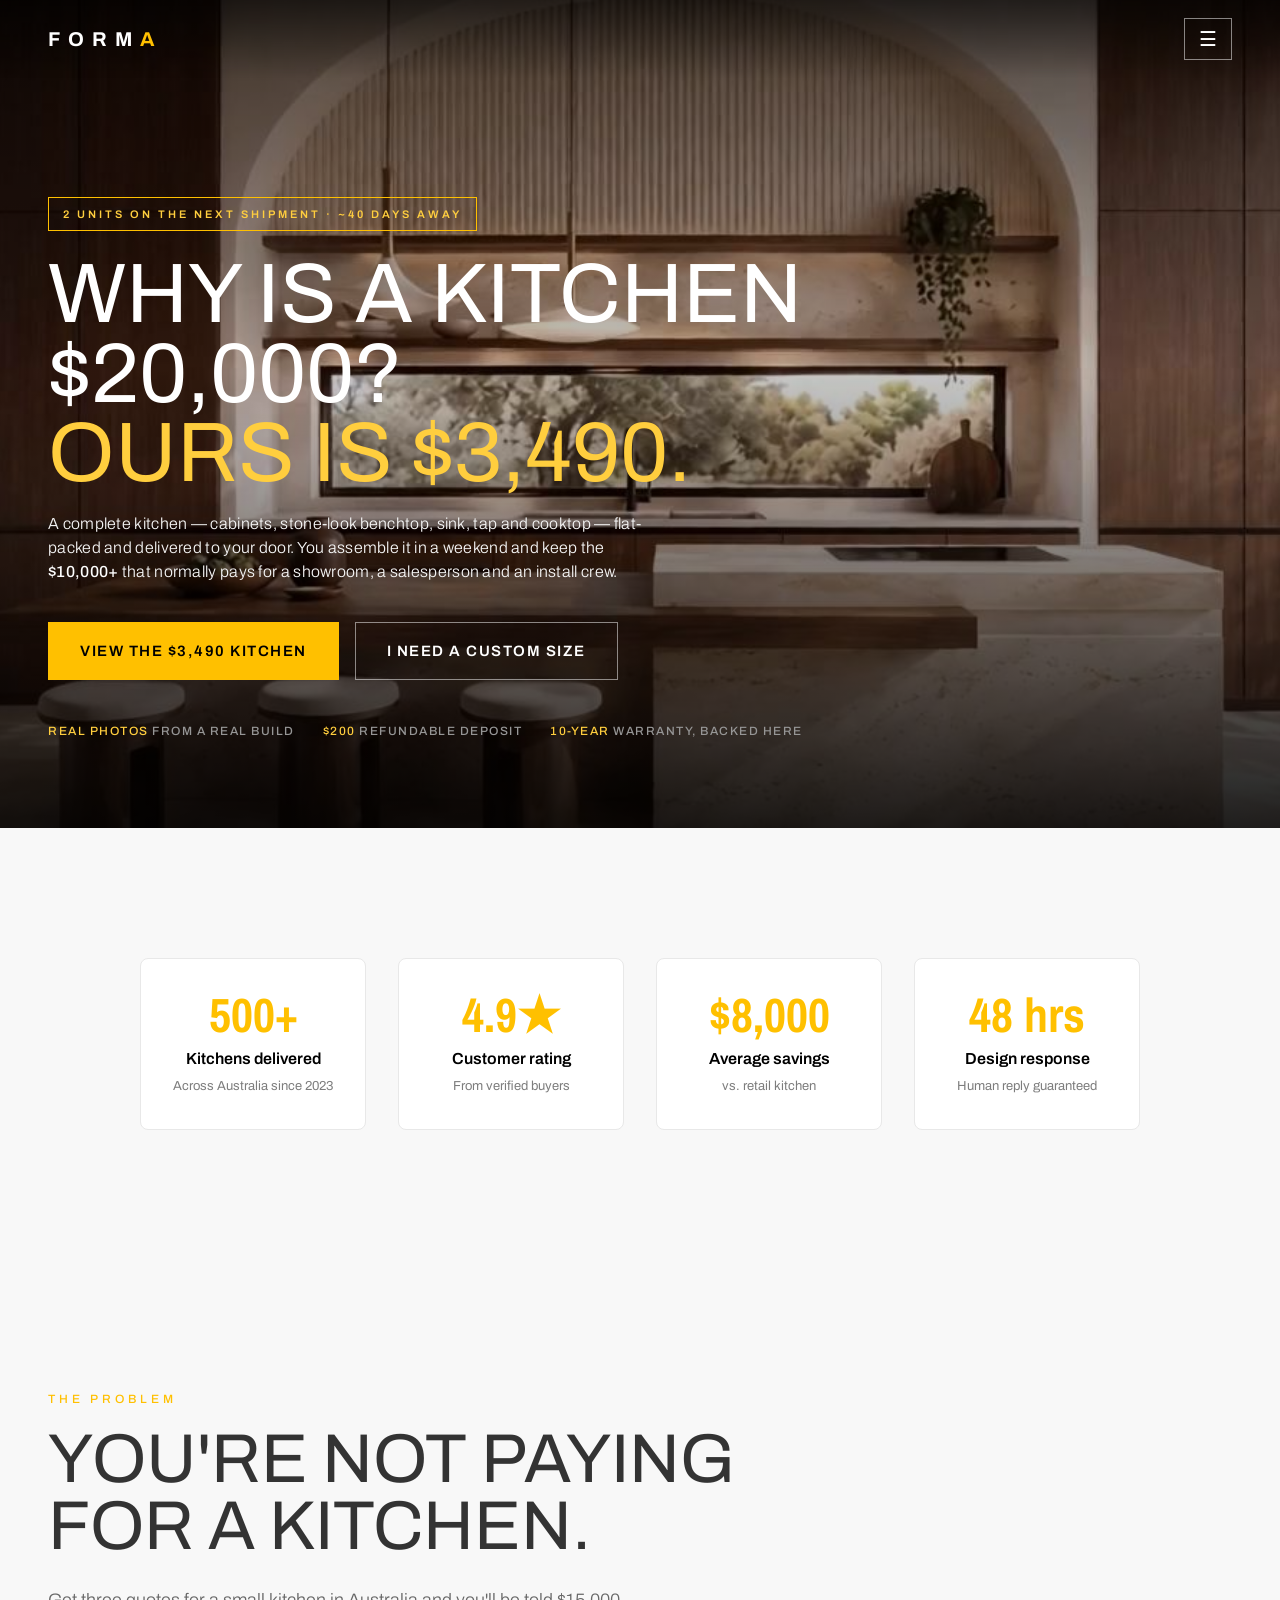
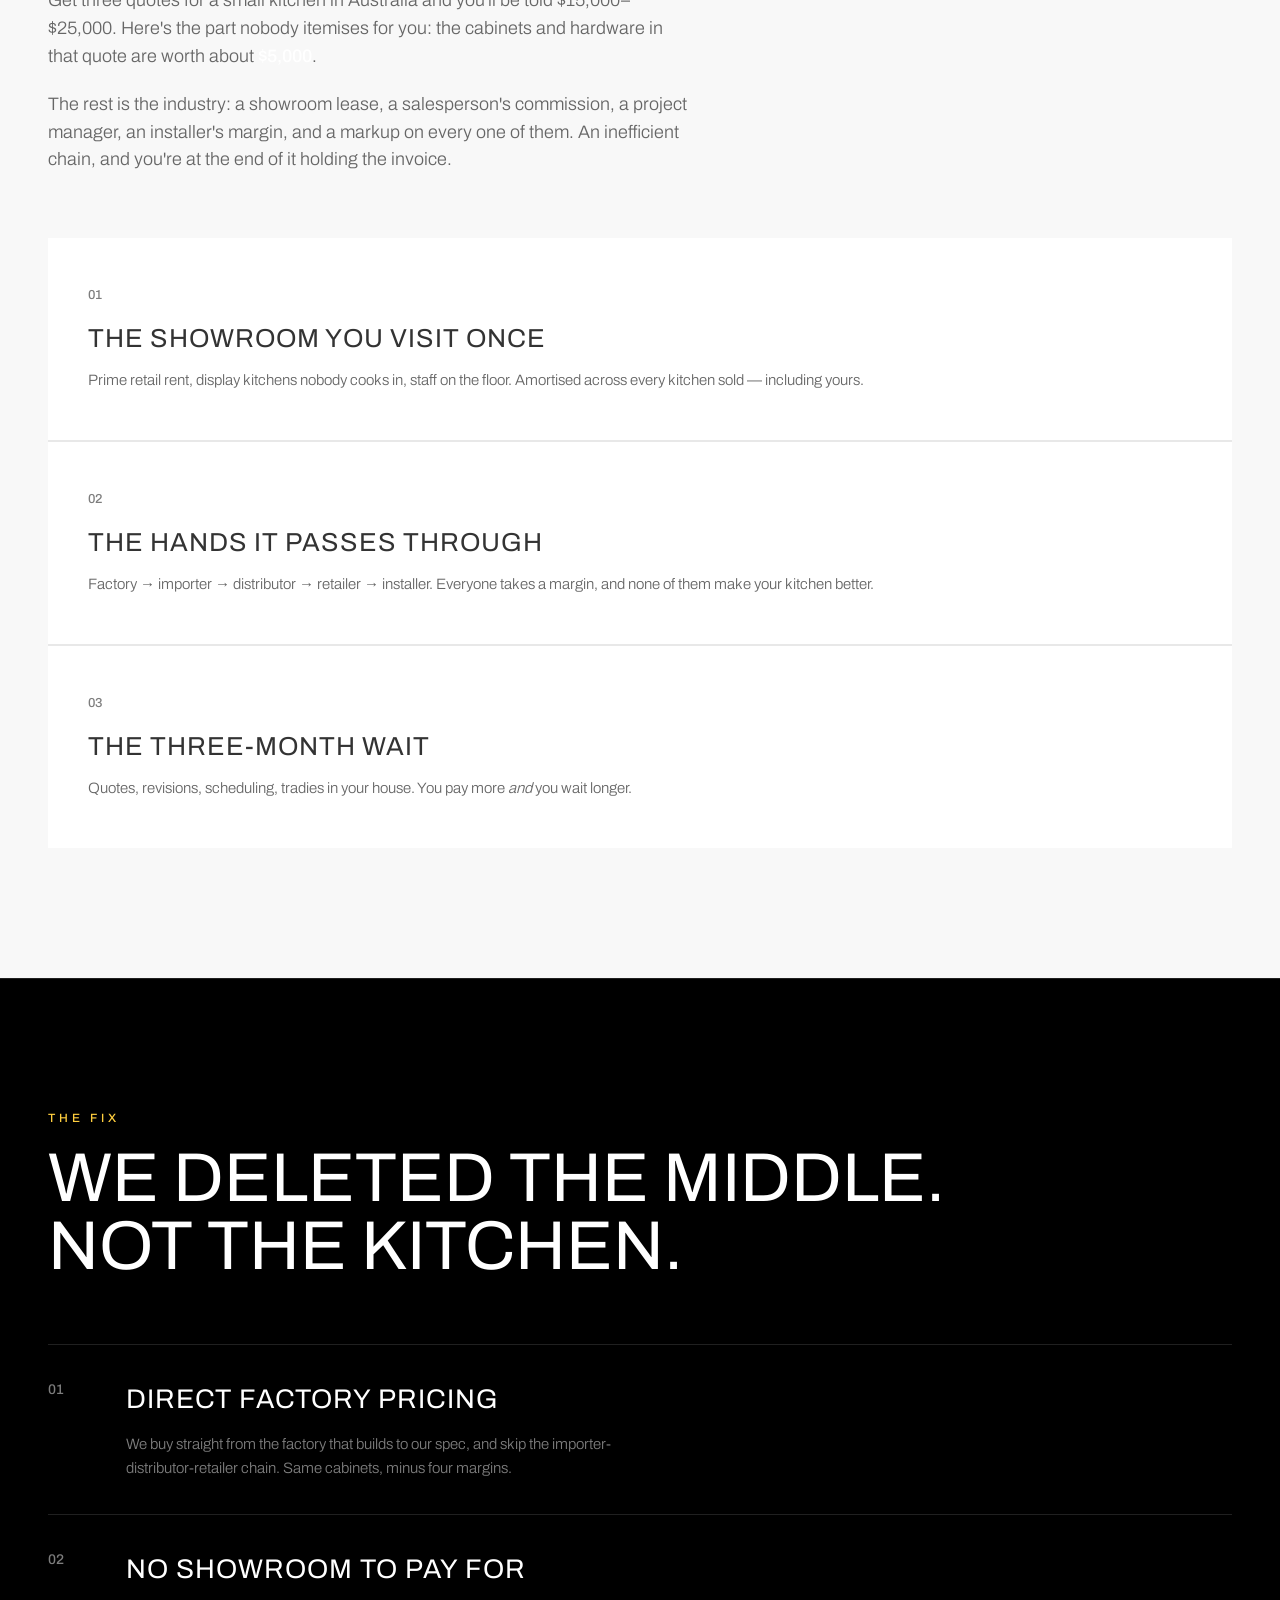
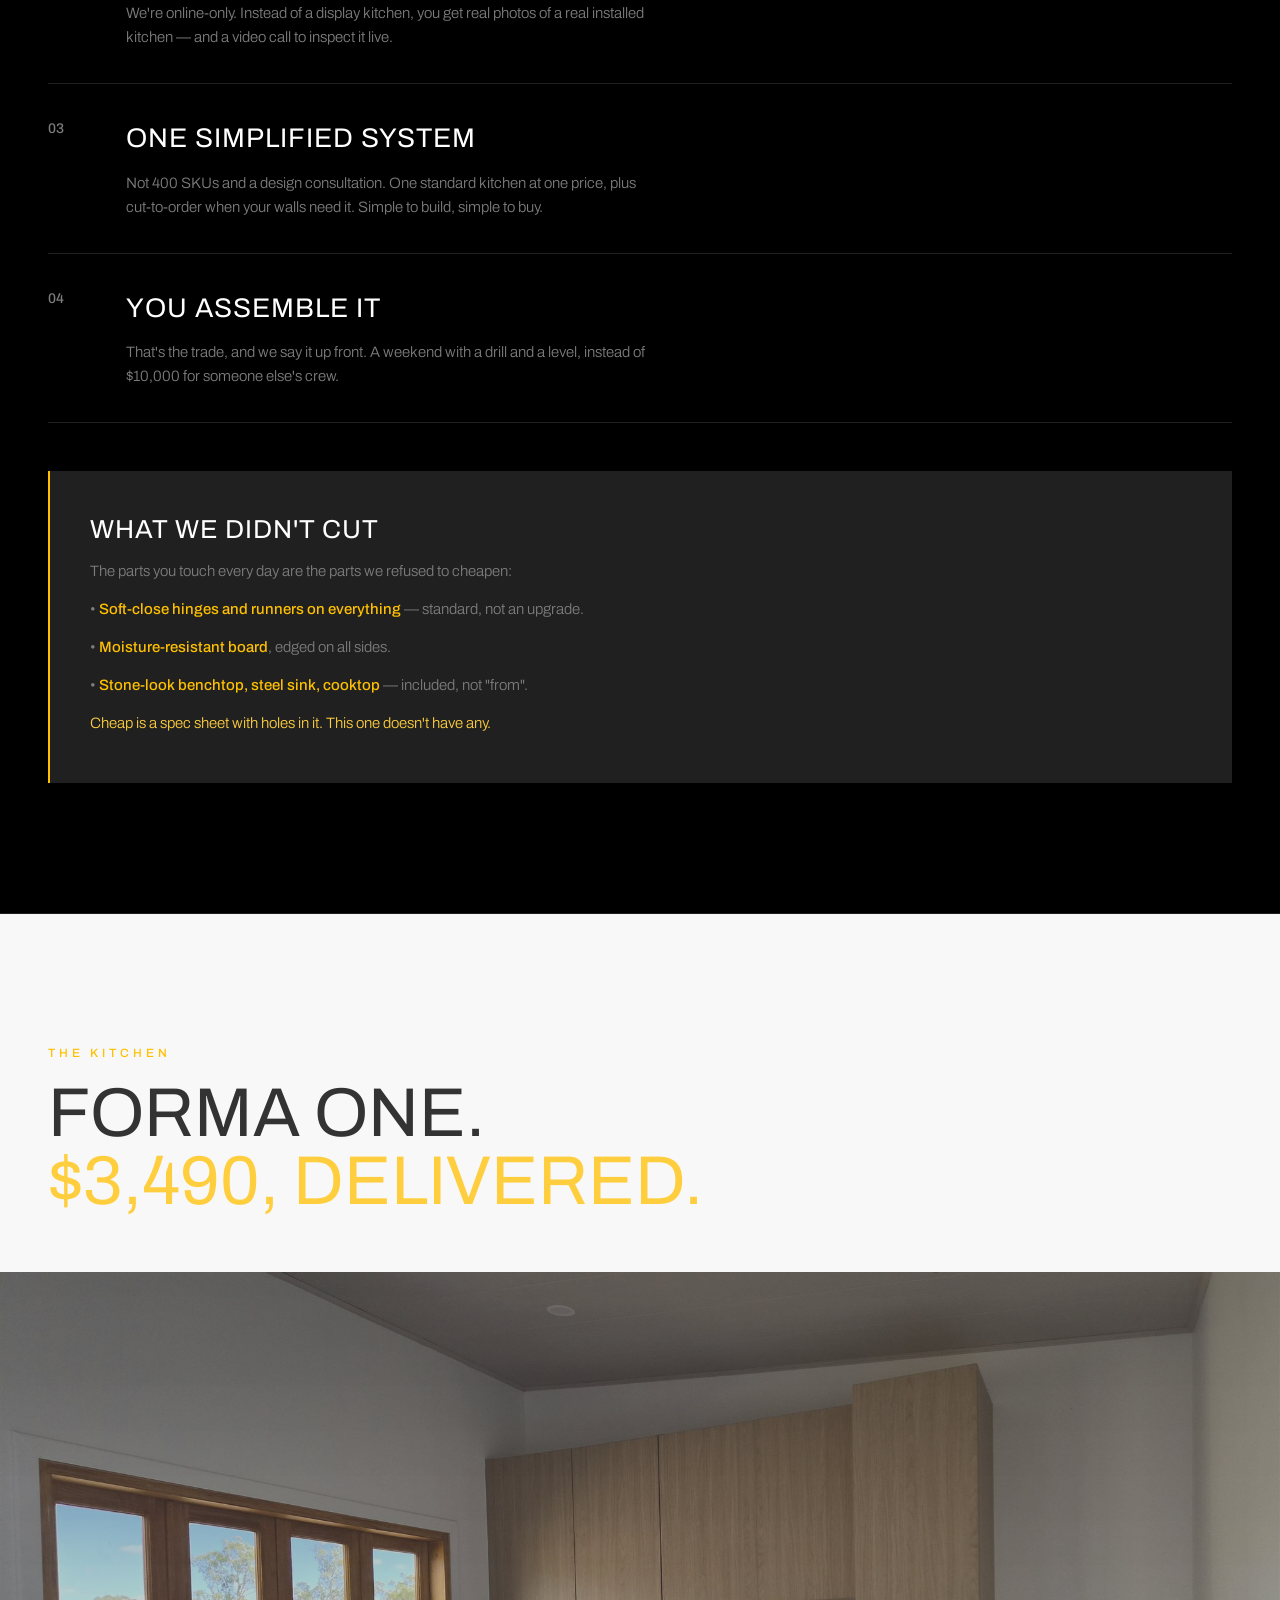
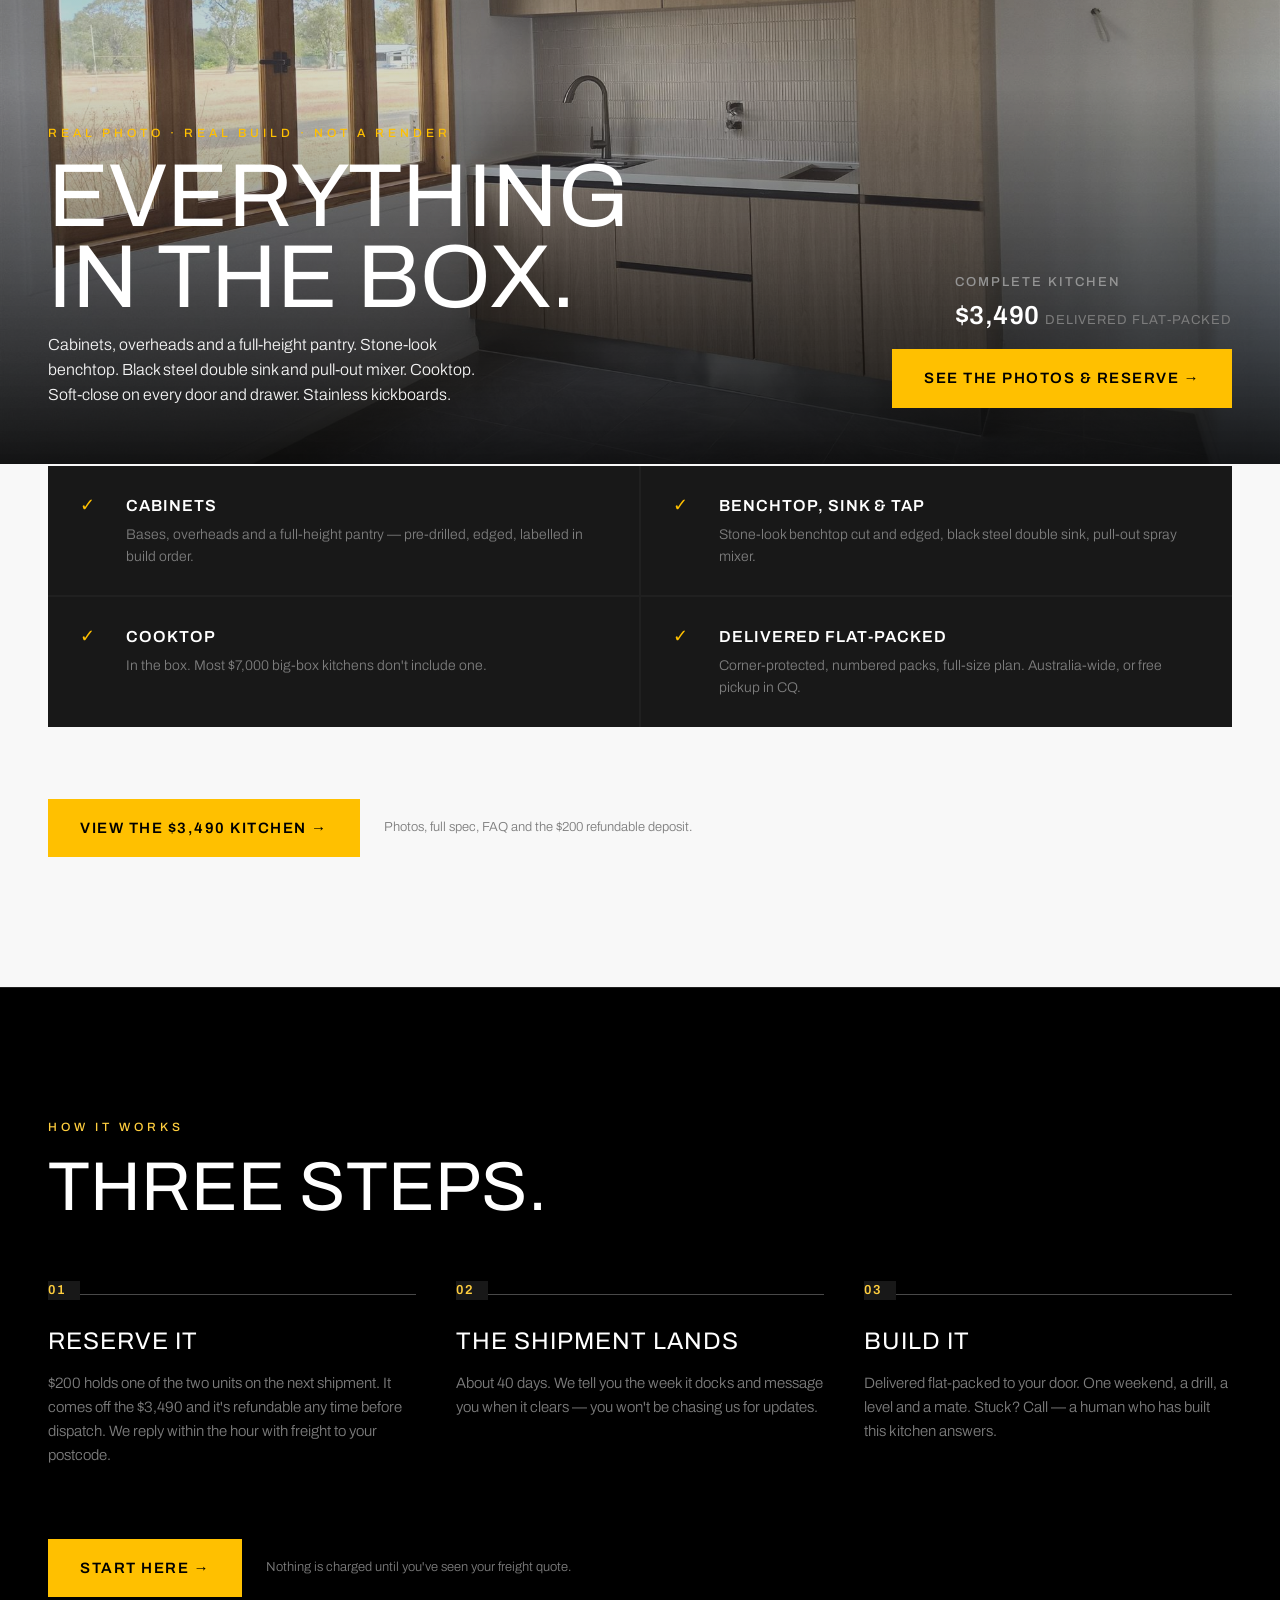
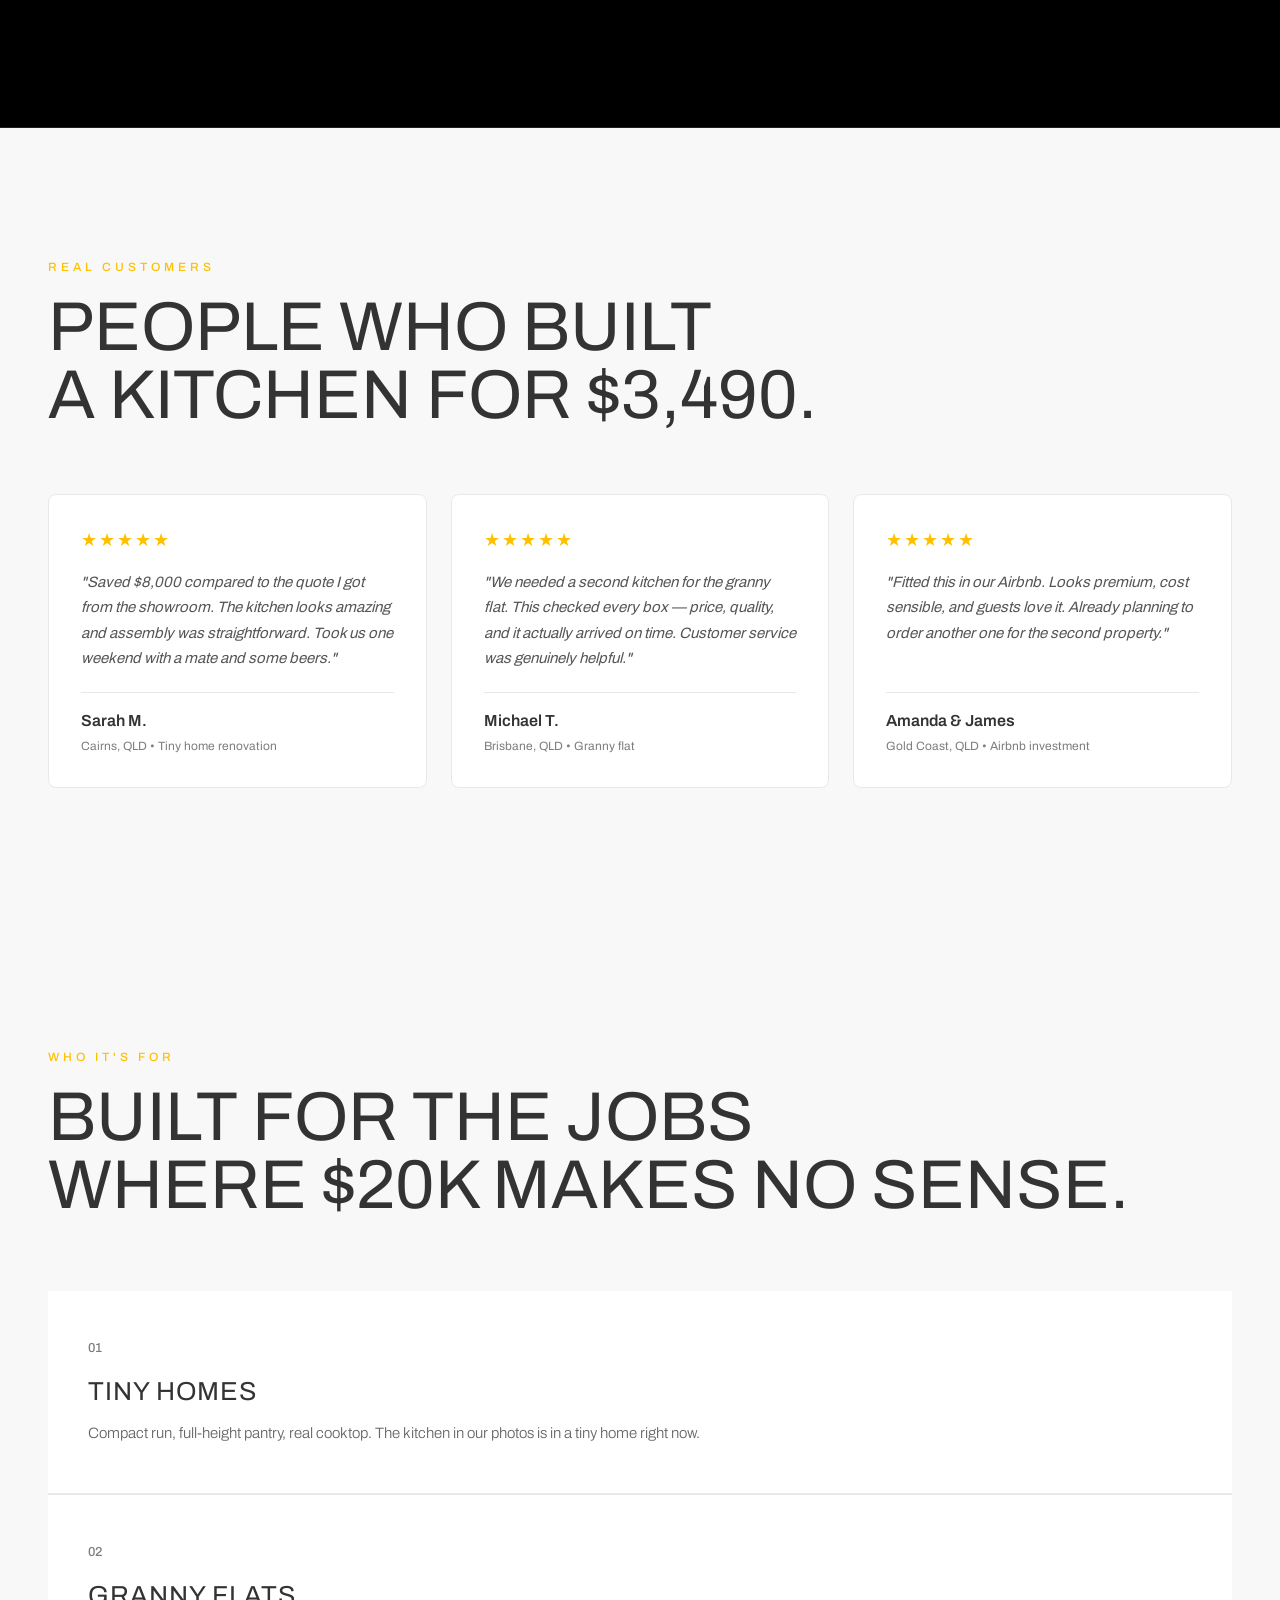
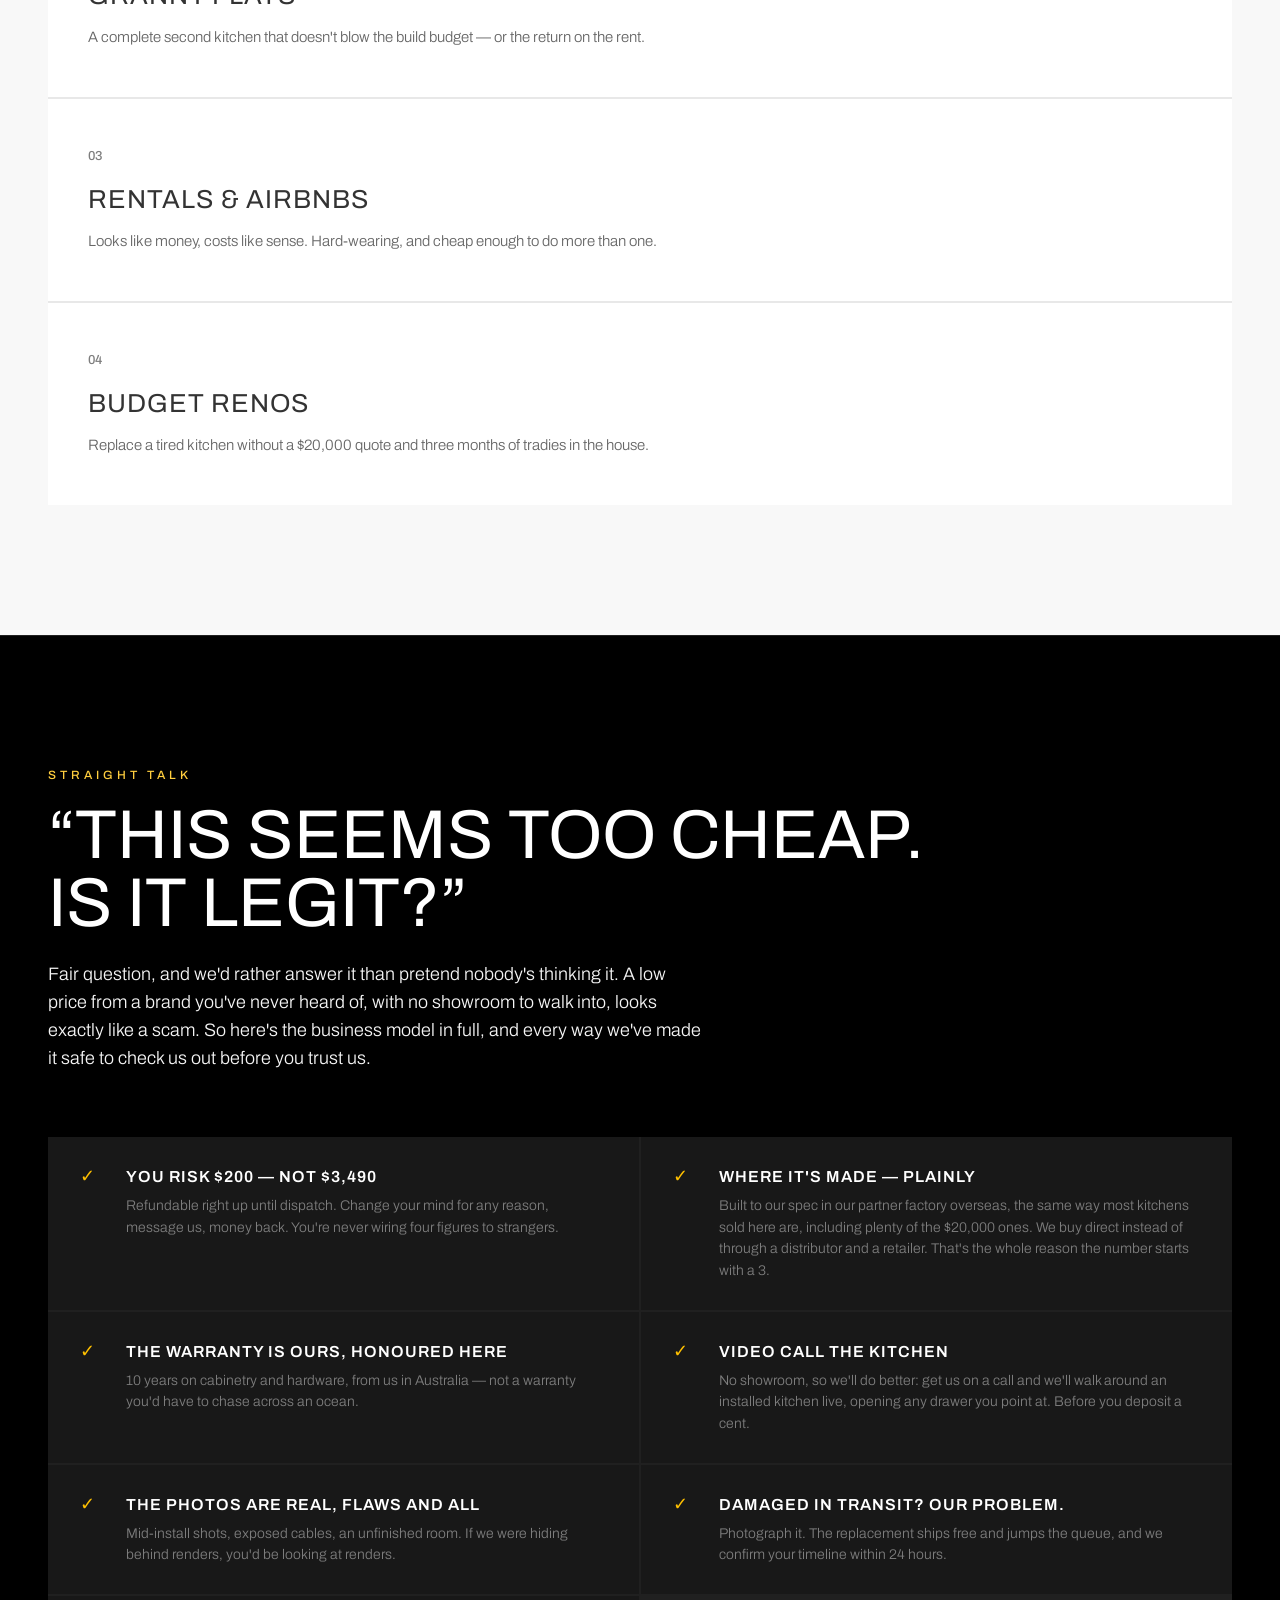
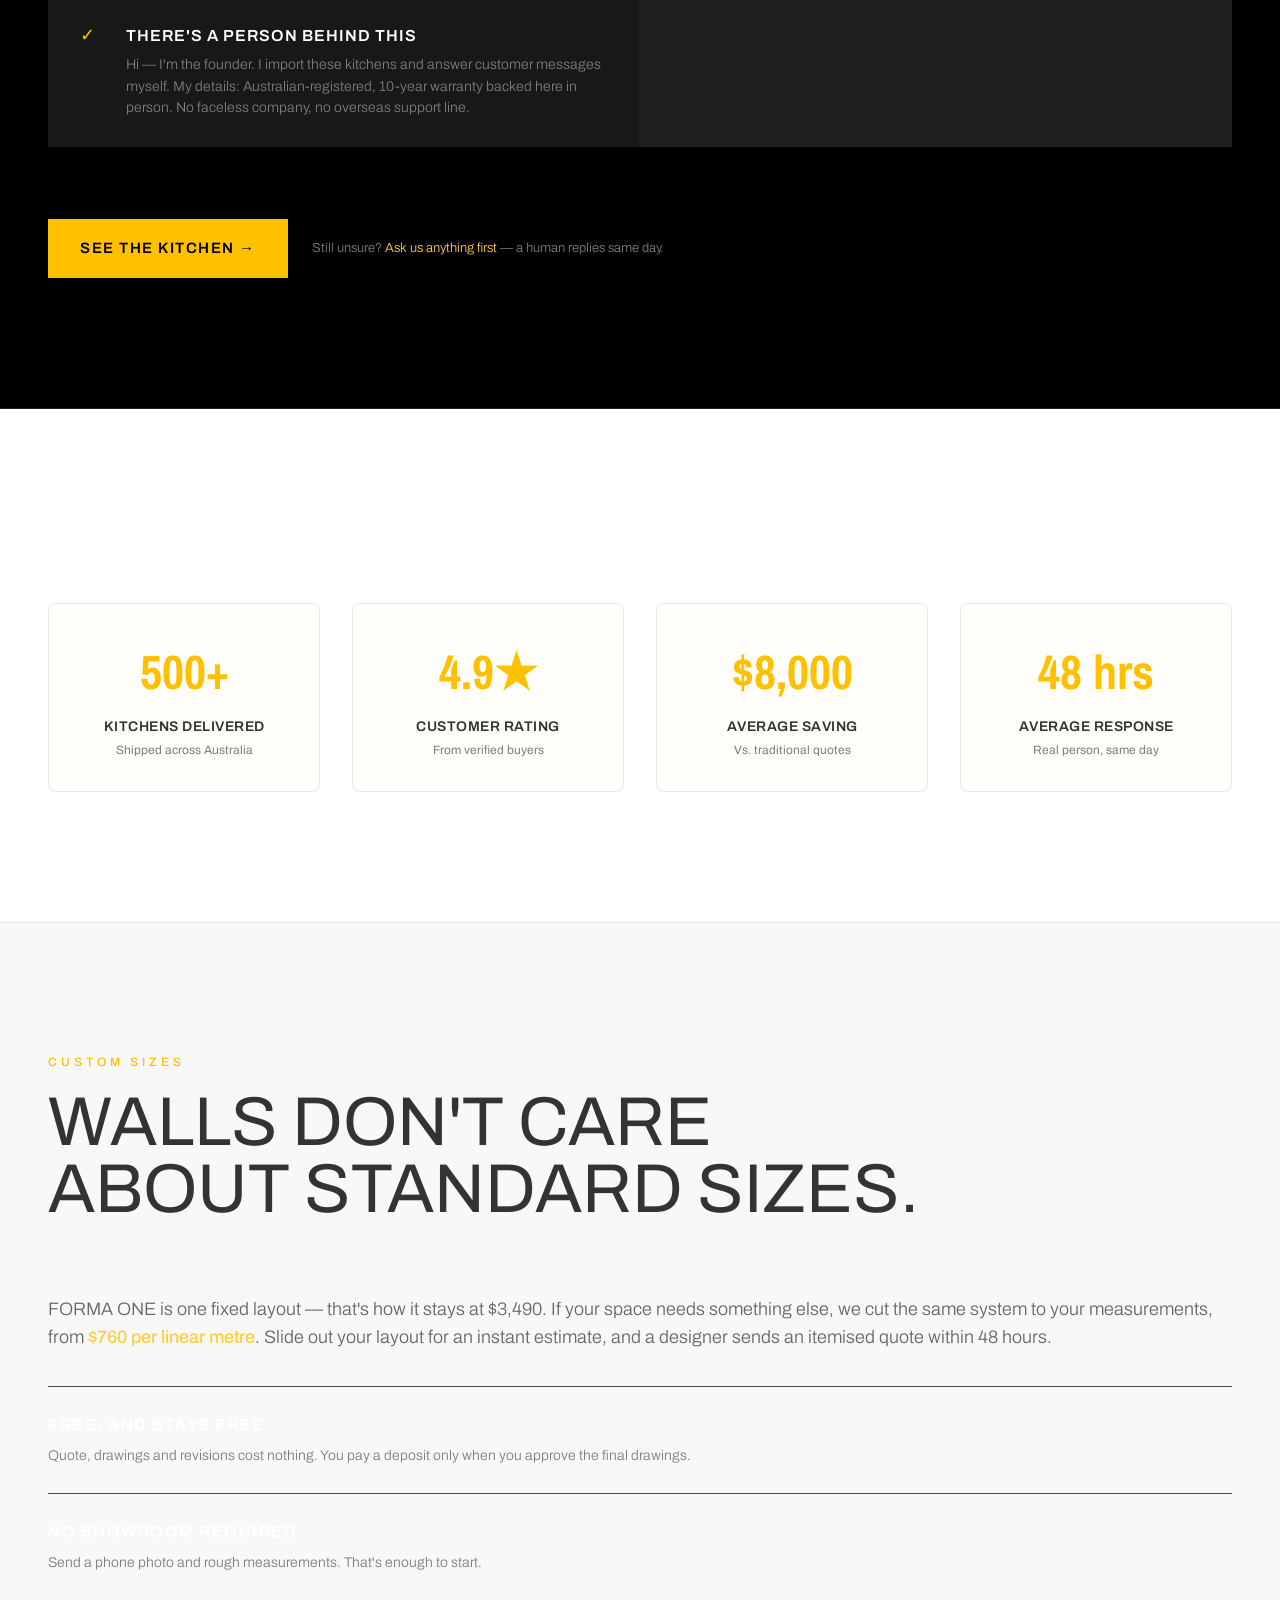
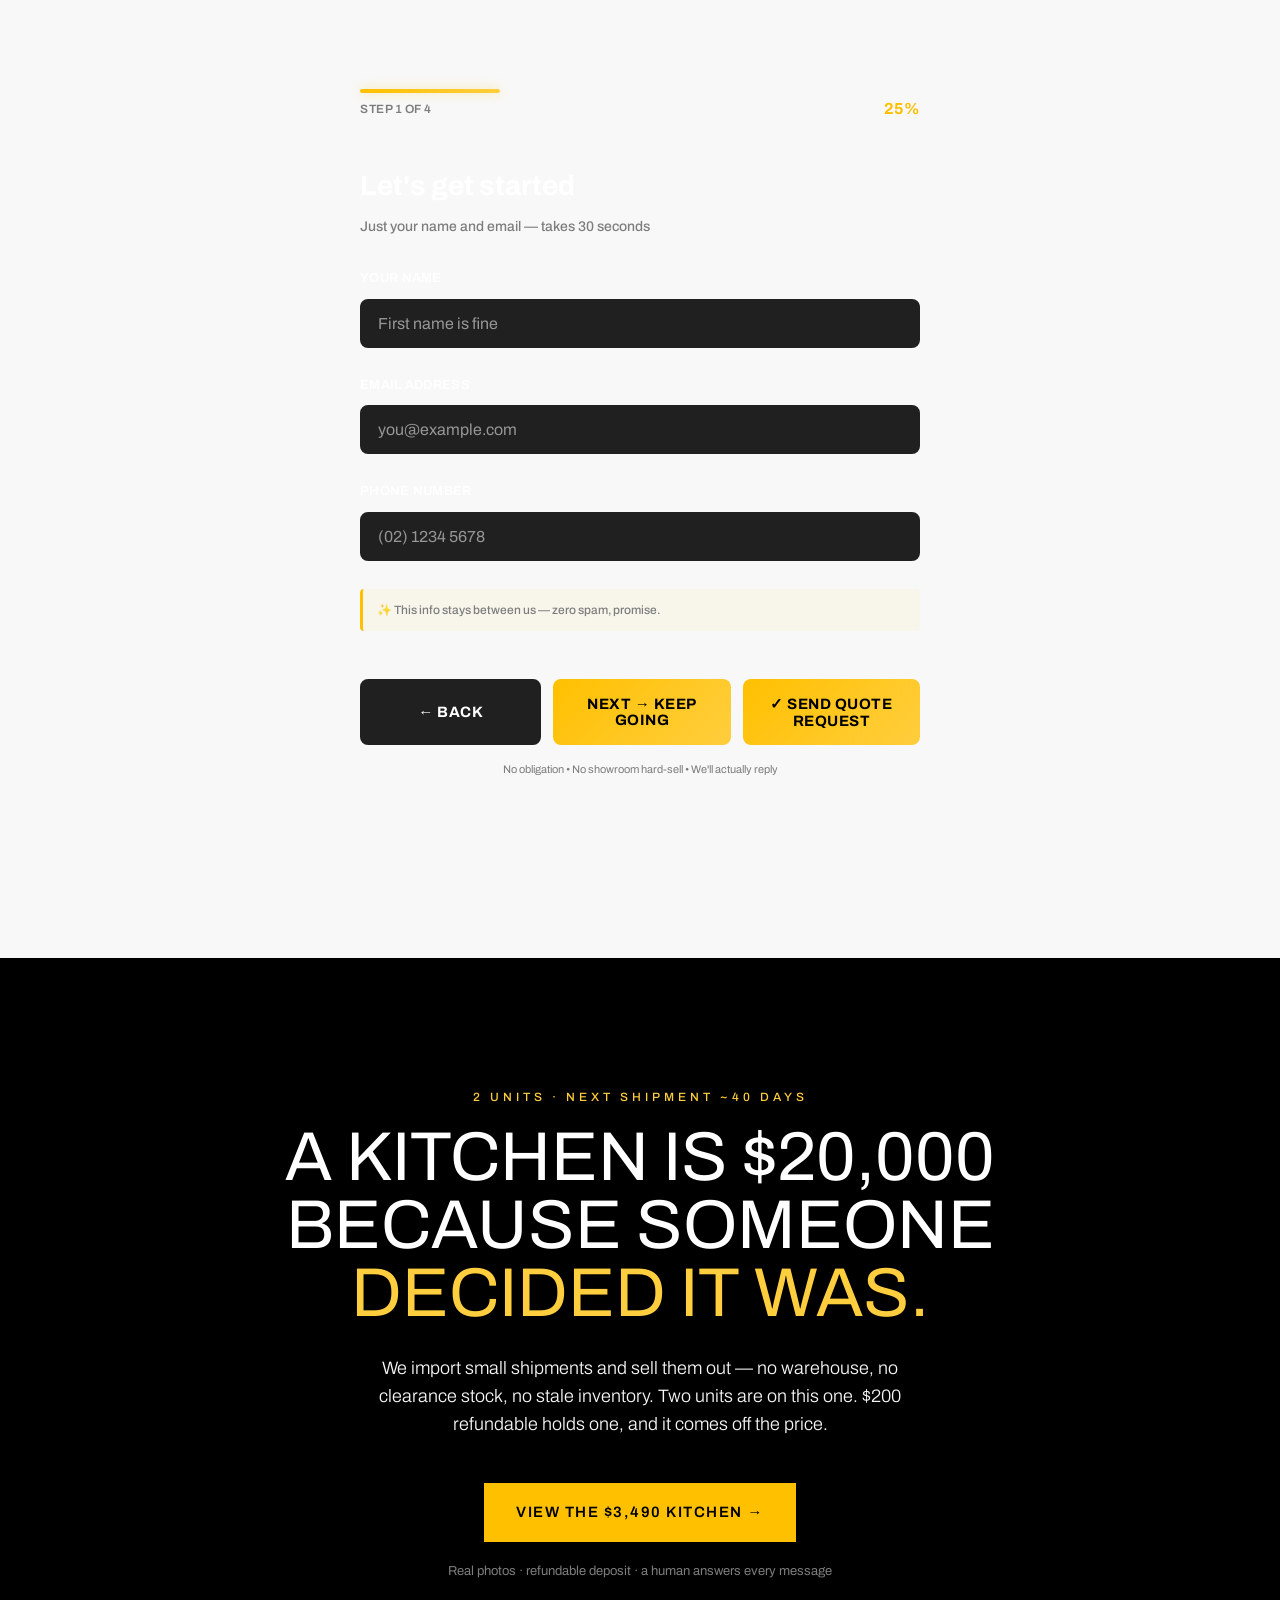
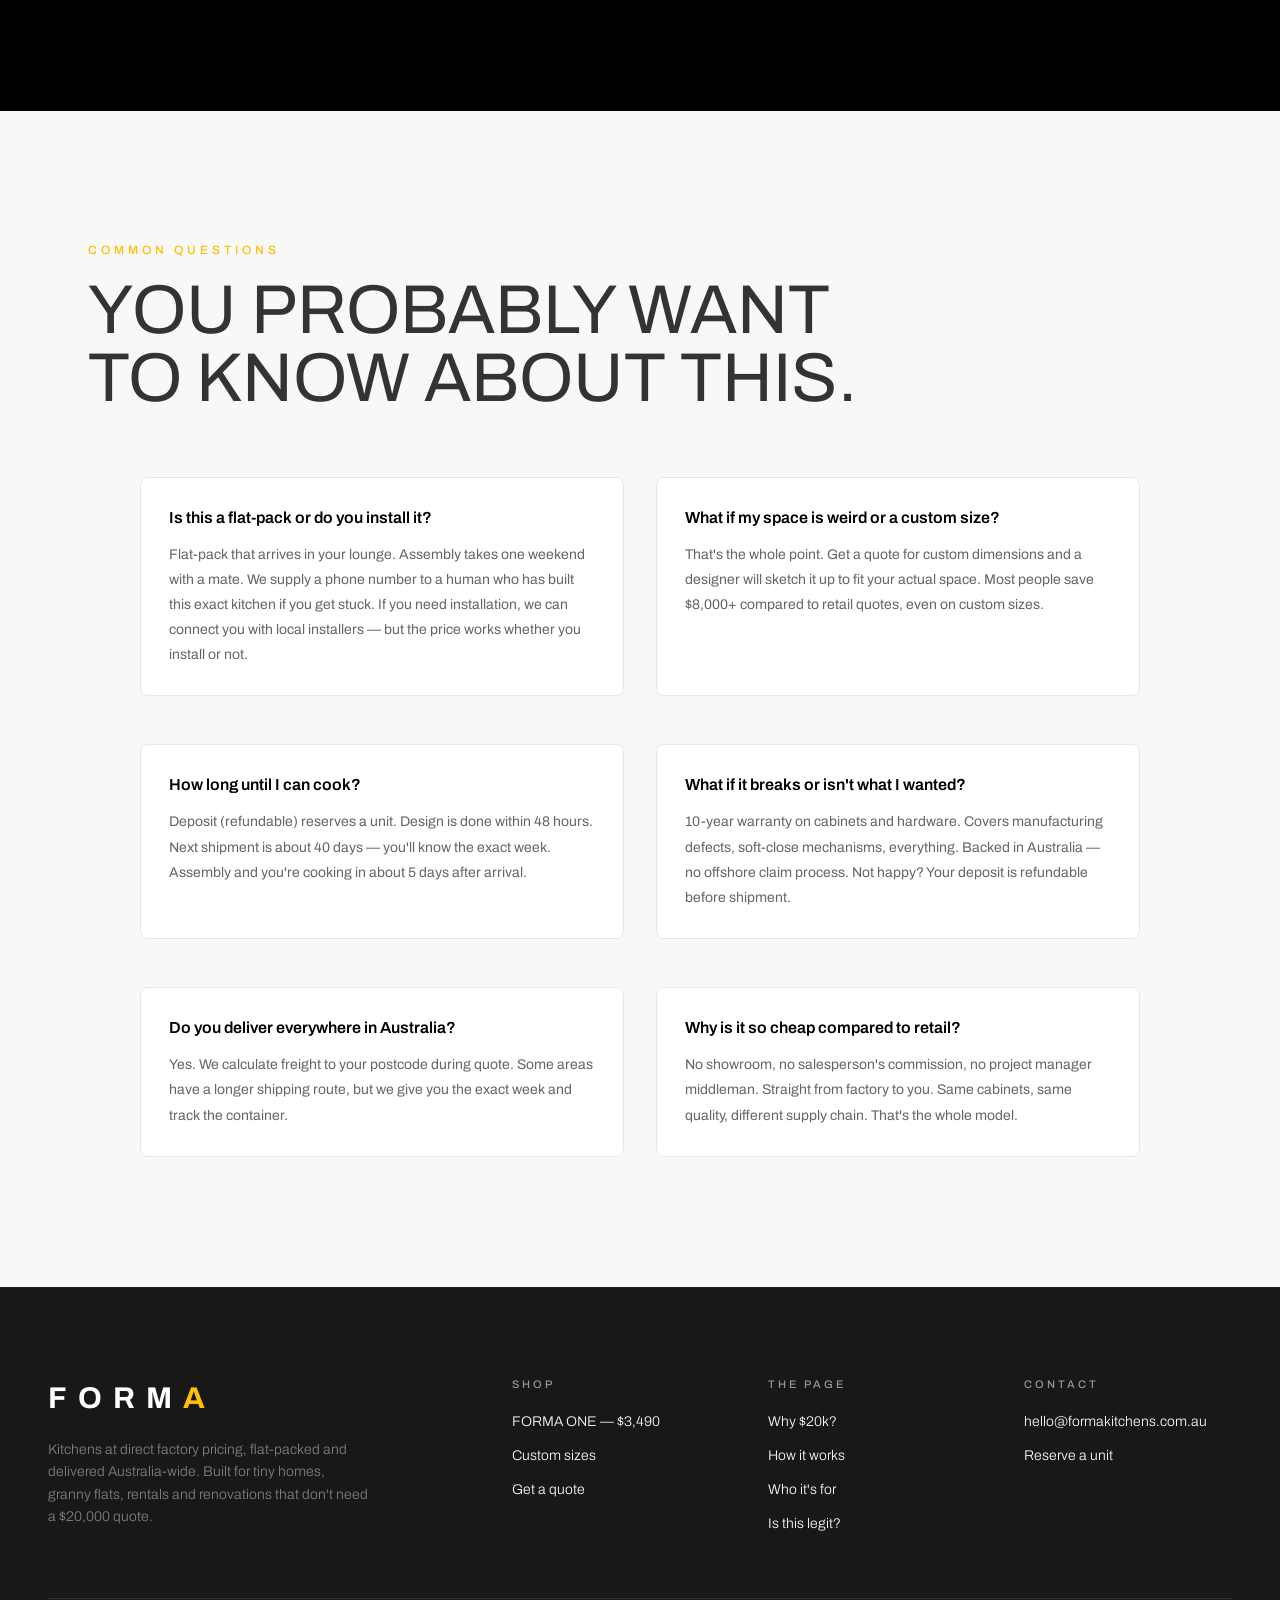
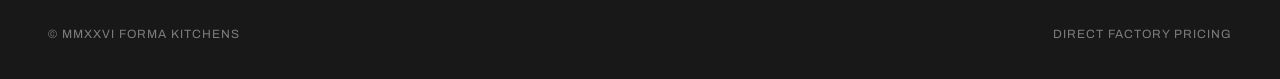
<file: index.html>
<!DOCTYPE html>
<html lang="en-AU">
<head>
<meta charset="utf-8">
<meta name="viewport" content="width=device-width, initial-scale=1">
<title>Why Are Kitchens $20,000? Ours Are $3,490 — FORMA Kitchens</title>
<meta name="description" content="A complete kitchen — cabinets, benchtop, sink and cooktop — for $3,490 delivered flat-packed. Direct factory pricing, no showroom, no middlemen. Real photos from a real build. 2 units on the next shipment.">
<meta property="og:title" content="Why Are Kitchens $20,000? Ours Are $3,490.">
<meta property="og:description" content="A complete kitchen — cabinets, benchtop, sink and cooktop — flat-packed and delivered Australia-wide. 2 units on the next shipment.">
<!-- TODO: make this an ABSOLUTE url once your domain is live, or Facebook shows no preview image -->
<meta property="og:image" content="assets/products/kitchen-full.jpg">
<link rel="icon" href="data:image/svg+xml,%3Csvg xmlns='http://www.w3.org/2000/svg' viewBox='0 0 32 32'%3E%3Crect width='32' height='32' fill='%23000'/%3E%3Ctext x='16' y='23' font-family='Arial' font-size='20' font-weight='700' fill='%23FFC000' text-anchor='middle'%3EA%3C/text%3E%3C/svg%3E">
<link rel="stylesheet" href="css/styles.css">
</head>
<body>

<!-- ============ HEADER ============ -->
<header class="site-header" id="site-header">
  <a href="#top" class="logo">FORM<em>A</em></a>
  <nav class="main-nav" aria-label="Primary">
    <a href="#problem">Why $20k?</a>
    <a href="#product">The $3,490 Kitchen</a>
    <a href="#how">How It Works</a>
    <a href="#trust">Is This Legit?</a>
    <a href="#custom">Custom Sizes</a>
  </nav>
  <a href="forma-one.html" class="header-cta">View the Kitchen</a>
  <button class="nav-toggle" id="nav-toggle" aria-label="Open menu" aria-expanded="false" aria-controls="mobile-nav">&#9776;</button>
</header>

<nav class="mobile-nav" id="mobile-nav" aria-label="Mobile">
  <a href="#problem">Why $20k?</a>
  <a href="#product">The $3,490 Kitchen</a>
  <a href="#how">How It Works</a>
  <a href="#trust">Is This Legit?</a>
  <a href="#custom">Custom Sizes</a>
  <a href="forma-one.html" class="btn btn-gold">View the Kitchen</a>
</nav>

<!-- ============ HERO ============ -->
<section class="p-hero" id="top">
  <div class="hero-media" aria-hidden="true">
    <video autoplay muted loop playsinline preload="auto" poster="assets/hero-poster.jpg" src="assets/hero.mp4"></video>
    <div class="hero-scrim"></div>
  </div>
  <div class="p-hero-inner">
    <!-- STOCK — update every shipment. Never show a number that isn't true. -->
    <span class="p-badge">2 units on the next shipment &middot; ~40 days away</span>
    <h1>Why is a kitchen $20,000?<br><span class="gold">Ours is $3,490.</span></h1>
    <p class="p-anchor" style="max-width:600px;">A complete kitchen — cabinets, stone-look benchtop, sink, tap and cooktop — flat-packed and delivered to your door. You assemble it in a weekend and keep the <b>$10,000+</b> that normally pays for a showroom, a salesperson and an install crew.</p>
    <div class="hero-ctas">
      <a href="forma-one.html" class="btn btn-gold">View the $3,490 Kitchen</a>
      <a href="#custom" class="btn btn-ghost">I Need a Custom Size</a>
    </div>
    <div class="hero-assure">
      <span><b>Real photos</b> from a real build</span>
      <span><b>$200</b> refundable deposit</span>
      <span><b>10-year</b> warranty, backed here</span>
    </div>
  </div>
</section>

<!-- ============ TRUST METRICS ============ -->
<section class="section trust-metrics">
  <div class="container-wide">
    <div class="metrics-grid">
      <div class="metric-card" data-reveal>
        <div class="metric-number">500+</div>
        <div class="metric-label">Kitchens delivered</div>
        <div class="metric-desc">Across Australia since 2023</div>
      </div>
      <div class="metric-card" data-reveal>
        <div class="metric-number">4.9★</div>
        <div class="metric-label">Customer rating</div>
        <div class="metric-desc">From verified buyers</div>
      </div>
      <div class="metric-card" data-reveal>
        <div class="metric-number">$8,000</div>
        <div class="metric-label">Average savings</div>
        <div class="metric-desc">vs. retail kitchen</div>
      </div>
      <div class="metric-card" data-reveal>
        <div class="metric-number">48 hrs</div>
        <div class="metric-label">Design response</div>
        <div class="metric-desc">Human reply guaranteed</div>
      </div>
    </div>
  </div>
</section>

<!-- ============ PROBLEM ============ -->
<section class="section" id="problem">
  <div class="container-wide">
    <span class="eyebrow" data-reveal>The problem</span>
    <h2 class="h-section" data-reveal>You're not paying<br>for a kitchen.</h2>
    <p class="lead" data-reveal style="margin-top:26px;max-width:640px;">Get three quotes for a small kitchen in Australia and you'll be told $15,000&ndash;$25,000. Here's the part nobody itemises for you: the cabinets and hardware in that quote are worth about <b style="color:var(--white);font-weight:500;">$5,000</b>.</p>
    <p class="lead" data-reveal style="margin-top:20px;max-width:640px;">The rest is the industry: a showroom lease, a salesperson's commission, a project manager, an installer's margin, and a markup on every one of them. An inefficient chain, and you're at the end of it holding the invoice.</p>
    <div class="value-grid" style="margin-top:64px;">
      <div class="value-card" data-reveal>
        <span class="num">01</span>
        <h3>The showroom you visit once</h3>
        <p>Prime retail rent, display kitchens nobody cooks in, staff on the floor. Amortised across every kitchen sold — including yours.</p>
      </div>
      <div class="value-card" data-reveal>
        <span class="num">02</span>
        <h3>The hands it passes through</h3>
        <p>Factory &rarr; importer &rarr; distributor &rarr; retailer &rarr; installer. Everyone takes a margin, and none of them make your kitchen better.</p>
      </div>
      <div class="value-card" data-reveal>
        <span class="num">03</span>
        <h3>The three-month wait</h3>
        <p>Quotes, revisions, scheduling, tradies in your house. You pay more <em>and</em> you wait longer.</p>
      </div>
    </div>
  </div>
</section>

<!-- ============ SOLUTION ============ -->
<section class="section process" id="solution">
  <div class="container-wide">
    <span class="eyebrow" data-reveal>The fix</span>
    <h2 class="h-section" data-reveal>We deleted the middle.<br>Not the kitchen.</h2>
    <div class="craft-grid" style="margin-top:64px;">
      <div>
        <div class="craft-item" data-reveal>
          <span class="num">01</span>
          <div><h3>Direct factory pricing</h3><p>We buy straight from the factory that builds to our spec, and skip the importer-distributor-retailer chain. Same cabinets, minus four margins.</p></div>
        </div>
        <div class="craft-item" data-reveal>
          <span class="num">02</span>
          <div><h3>No showroom to pay for</h3><p>We're online-only. Instead of a display kitchen, you get real photos of a real installed kitchen — and a video call to inspect it live.</p></div>
        </div>
        <div class="craft-item" data-reveal>
          <span class="num">03</span>
          <div><h3>One simplified system</h3><p>Not 400 SKUs and a design consultation. One standard kitchen at one price, plus cut-to-order when your walls need it. Simple to build, simple to buy.</p></div>
        </div>
        <div class="craft-item" data-reveal>
          <span class="num">04</span>
          <div><h3>You assemble it</h3><p>That's the trade, and we say it up front. A weekend with a drill and a level, instead of $10,000 for someone else's crew.</p></div>
        </div>
      </div>
      <div data-reveal style="position:sticky;top:110px;">
        <div class="value-card" style="background:var(--charcoal);border-left:2px solid var(--gold);">
          <h3 style="margin-top:0;">What we didn't cut</h3>
          <p style="font-size:15px;">The parts you touch every day are the parts we refused to cheapen:</p>
          <p style="font-size:15px;">&bull; <b>Soft-close hinges and runners on everything</b> — standard, not an upgrade.</p>
          <p style="font-size:15px;">&bull; <b>Moisture-resistant board</b>, edged on all sides.</p>
          <p style="font-size:15px;">&bull; <b>Stone-look benchtop, steel sink, cooktop</b> — included, not "from".</p>
          <p style="font-size:15px;color:var(--gold-text);">Cheap is a spec sheet with holes in it. This one doesn't have any.</p>
        </div>
      </div>
    </div>
  </div>
</section>

<!-- ============ FEATURED PRODUCT ============ -->
<section class="section" id="product">
  <div class="container-wide">
    <span class="eyebrow" data-reveal>The kitchen</span>
    <h2 class="h-section" data-reveal>FORMA ONE.<br><span style="color:var(--gold-text);">$3,490, delivered.</span></h2>
  </div>
  <a href="forma-one.html" class="collection-hero" style="margin-top:56px;">
    <img src="assets/products/kitchen-full.jpg" alt="The FORMA ONE kitchen installed — timber-look cabinets, stone benchtop, black sink, tall pantry" loading="lazy">
    <div class="collection-scrim"></div>
    <div class="collection-hero-meta">
      <div>
        <span class="eyebrow" data-reveal>Real photo &middot; real build &middot; not a render</span>
        <h3 class="collection-title" data-reveal>Everything<br>in the box.</h3>
        <p class="collection-desc" data-reveal>Cabinets, overheads and a full-height pantry. Stone-look benchtop. Black steel double sink and pull-out mixer. Cooktop. Soft-close on every door and drawer. Stainless kickboards.</p>
      </div>
      <div class="collection-price" data-reveal>
        <span class="price-tag">Complete kitchen<b>$3,490 <em>delivered flat-packed</em></b></span>
        <span class="btn btn-gold">See the photos &amp; reserve &rarr;</span>
      </div>
    </div>
  </a>
  <div class="container-wide">
    <div class="included-grid" style="margin-top:2px;">
      <div class="included-item" data-reveal><span class="tick">&#10003;</span><div><h4>Cabinets</h4><p>Bases, overheads and a full-height pantry — pre-drilled, edged, labelled in build order.</p></div></div>
      <div class="included-item" data-reveal><span class="tick">&#10003;</span><div><h4>Benchtop, sink &amp; tap</h4><p>Stone-look benchtop cut and edged, black steel double sink, pull-out spray mixer.</p></div></div>
      <div class="included-item" data-reveal><span class="tick">&#10003;</span><div><h4>Cooktop</h4><p>In the box. Most $7,000 big-box kitchens don't include one.</p></div></div>
      <div class="included-item" data-reveal><span class="tick">&#10003;</span><div><h4>Delivered flat-packed</h4><p>Corner-protected, numbered packs, full-size plan. Australia-wide, or free pickup in CQ.</p></div></div>
    </div>
    <div class="process-cta-row" data-reveal>
      <a href="forma-one.html" class="btn btn-gold">View the $3,490 Kitchen &rarr;</a>
      <span class="hint">Photos, full spec, FAQ and the $200 refundable deposit.</span>
    </div>
  </div>
</section>

<!-- ============ HOW IT WORKS ============ -->
<section class="section process" id="how">
  <div class="container-wide">
    <span class="eyebrow" data-reveal>How it works</span>
    <h2 class="h-section" data-reveal>Three steps.</h2>
    <div class="process-grid cols-3" style="margin-top:72px;">
      <div class="process-step" data-reveal>
        <span class="num">01</span>
        <h3>Reserve it</h3>
        <p>$200 holds one of the two units on the next shipment. It comes off the $3,490 and it's refundable any time before dispatch. We reply within the hour with freight to your postcode.</p>
      </div>
      <div class="process-step" data-reveal>
        <span class="num">02</span>
        <h3>The shipment lands</h3>
        <p>About 40 days. We tell you the week it docks and message you when it clears — you won't be chasing us for updates.</p>
      </div>
      <div class="process-step" data-reveal>
        <span class="num">03</span>
        <h3>Build it</h3>
        <p>Delivered flat-packed to your door. One weekend, a drill, a level and a mate. Stuck? Call — a human who has built this kitchen answers.</p>
      </div>
    </div>
    <div class="process-cta-row" data-reveal>
      <a href="forma-one.html" class="btn btn-gold">Start here &rarr;</a>
      <span class="hint">Nothing is charged until you've seen your freight quote.</span>
    </div>
  </div>
</section>

<!-- ============ TESTIMONIALS ============ -->
<section class="section" id="testimonials">
  <div class="container-wide">
    <span class="eyebrow" data-reveal>Real customers</span>
    <h2 class="h-section" data-reveal>People who built<br>a kitchen for $3,490.</h2>
    <div class="testimonial-grid" style="margin-top:64px;">
      <div class="testimonial-card" data-reveal>
        <div class="testimonial-stars">★★★★★</div>
        <p class="testimonial-text">"Saved $8,000 compared to the quote I got from the showroom. The kitchen looks amazing and assembly was straightforward. Took us one weekend with a mate and some beers."</p>
        <div class="testimonial-author">
          <div class="testimonial-name">Sarah M.</div>
          <div class="testimonial-location">Cairns, QLD • Tiny home renovation</div>
        </div>
      </div>
      <div class="testimonial-card" data-reveal>
        <div class="testimonial-stars">★★★★★</div>
        <p class="testimonial-text">"We needed a second kitchen for the granny flat. This checked every box — price, quality, and it actually arrived on time. Customer service was genuinely helpful."</p>
        <div class="testimonial-author">
          <div class="testimonial-name">Michael T.</div>
          <div class="testimonial-location">Brisbane, QLD • Granny flat</div>
        </div>
      </div>
      <div class="testimonial-card" data-reveal>
        <div class="testimonial-stars">★★★★★</div>
        <p class="testimonial-text">"Fitted this in our Airbnb. Looks premium, cost sensible, and guests love it. Already planning to order another one for the second property."</p>
        <div class="testimonial-author">
          <div class="testimonial-name">Amanda & James</div>
          <div class="testimonial-location">Gold Coast, QLD • Airbnb investment</div>
        </div>
      </div>
    </div>
  </div>
</section>

<!-- ============ USE CASES ============ -->
<section class="section" id="who">
  <div class="container-wide">
    <span class="eyebrow" data-reveal>Who it's for</span>
    <h2 class="h-section" data-reveal>Built for the jobs<br>where $20k makes no sense.</h2>
    <div class="value-grid who-grid">
      <div class="value-card" data-reveal>
        <span class="num">01</span>
        <h3>Tiny homes</h3>
        <p>Compact run, full-height pantry, real cooktop. The kitchen in our photos is in a tiny home right now.</p>
      </div>
      <div class="value-card" data-reveal>
        <span class="num">02</span>
        <h3>Granny flats</h3>
        <p>A complete second kitchen that doesn't blow the build budget — or the return on the rent.</p>
      </div>
      <div class="value-card" data-reveal>
        <span class="num">03</span>
        <h3>Rentals &amp; Airbnbs</h3>
        <p>Looks like money, costs like sense. Hard-wearing, and cheap enough to do more than one.</p>
      </div>
      <div class="value-card" data-reveal>
        <span class="num">04</span>
        <h3>Budget renos</h3>
        <p>Replace a tired kitchen without a $20,000 quote and three months of tradies in the house.</p>
      </div>
    </div>
  </div>
</section>

<!-- ============ TRUST ============ -->
<section class="section process" id="trust">
  <div class="container-wide">
    <span class="eyebrow" data-reveal>Straight talk</span>
    <h2 class="h-section" data-reveal>&ldquo;This seems too cheap.<br>Is it legit?&rdquo;</h2>
    <p class="lead" data-reveal style="margin-top:24px;max-width:660px;">Fair question, and we'd rather answer it than pretend nobody's thinking it. A low price from a brand you've never heard of, with no showroom to walk into, looks exactly like a scam. So here's the business model in full, and every way we've made it safe to check us out before you trust us.</p>

    <div class="included-grid" style="margin-top:64px;">
      <div class="included-item" data-reveal><span class="tick">&#10003;</span><div><h4>You risk $200 — not $3,490</h4><p>Refundable right up until dispatch. Change your mind for any reason, message us, money back. You're never wiring four figures to strangers.</p></div></div>
      <div class="included-item" data-reveal><span class="tick">&#10003;</span><div><h4>Where it's made — plainly</h4><p>Built to our spec in our partner factory overseas, the same way most kitchens sold here are, including plenty of the $20,000 ones. We buy direct instead of through a distributor and a retailer. That's the whole reason the number starts with a 3.</p></div></div>
      <div class="included-item" data-reveal><span class="tick">&#10003;</span><div><h4>The warranty is ours, honoured here</h4><p>10 years on cabinetry and hardware, from us in Australia — not a warranty you'd have to chase across an ocean.</p></div></div>
      <div class="included-item" data-reveal><span class="tick">&#10003;</span><div><h4>Video call the kitchen</h4><p>No showroom, so we'll do better: get us on a call and we'll walk around an installed kitchen live, opening any drawer you point at. Before you deposit a cent.</p></div></div>
      <div class="included-item" data-reveal><span class="tick">&#10003;</span><div><h4>The photos are real, flaws and all</h4><p>Mid-install shots, exposed cables, an unfinished room. If we were hiding behind renders, you'd be looking at renders.</p></div></div>
      <div class="included-item" data-reveal><span class="tick">&#10003;</span><div><h4>Damaged in transit? Our problem.</h4><p>Photograph it. The replacement ships free and jumps the queue, and we confirm your timeline within 24 hours.</p></div></div>
      <div class="included-item" data-reveal><span class="tick">&#10003;</span><div><h4>There's a person behind this</h4><p>Hi — I'm the founder. I import these kitchens and answer customer messages myself. My details: Australian-registered, 10-year warranty backed here in person. No faceless company, no overseas support line.</p></div></div>
    </div>
    <div class="process-cta-row" data-reveal>
      <a href="forma-one.html" class="btn btn-gold">See the kitchen &rarr;</a>
      <span class="hint">Still unsure? <a href="#custom" style="color:var(--gold-text);">Ask us anything first</a> — a human replies same day.</span>
    </div>
  </div>
</section>

<!-- ============ SOCIAL PROOF ============ -->
<section class="section social-proof-section" id="proof">
  <div class="container-wide">
    <div class="proof-grid" style="margin-top:64px;">
      <div class="proof-stat" data-reveal>
        <div class="proof-number">500+</div>
        <div class="proof-label">Kitchens delivered</div>
        <div class="proof-desc">Shipped across Australia</div>
      </div>
      <div class="proof-stat" data-reveal>
        <div class="proof-number">4.9★</div>
        <div class="proof-label">Customer rating</div>
        <div class="proof-desc">From verified buyers</div>
      </div>
      <div class="proof-stat" data-reveal>
        <div class="proof-number">$8,000</div>
        <div class="proof-label">Average saving</div>
        <div class="proof-desc">Vs. traditional quotes</div>
      </div>
      <div class="proof-stat" data-reveal>
        <div class="proof-number">48 hrs</div>
        <div class="proof-label">Average response</div>
        <div class="proof-desc">Real person, same day</div>
      </div>
    </div>
  </div>
</section>

<!-- ============ CUSTOM (SECONDARY PATH / LEADS) ============ -->
<section class="section quote-section" id="custom">
  <div class="container-wide">
    <span class="eyebrow" data-reveal>Custom sizes</span>
    <h2 class="h-section" data-reveal>Walls don't care<br>about standard sizes.</h2>
    <div class="quote-grid">
      <div class="quote-benefits" data-reveal>
        <p class="lead" style="margin:0 0 34px;">FORMA ONE is one fixed layout — that's how it stays at $3,490. If your space needs something else, we cut the same system to your measurements, from <b style="color:var(--gold-text);font-weight:500;">$760 per linear metre</b>. Slide out your layout for an instant estimate, and a designer sends an itemised quote within 48 hours.</p>
        <div class="quote-benefit">
          <h4>Free, and stays free</h4>
          <p>Quote, drawings and revisions cost nothing. You pay a deposit only when you approve the final drawings.</p>
        </div>
        <div class="quote-benefit">
          <h4>No showroom required</h4>
          <p>Send a phone photo and rough measurements. That's enough to start.</p>
        </div>
      </div>

      <!-- ---- MULTI-STEP FORM ---- -->
      <div id="quote-form-container" class="quote-form-container" data-reveal>
        
        <!-- Progress Bar with Percentage -->
        <div class="form-progress-container">
          <div class="form-progress-bar"></div>
          <div class="form-progress-info">
            <span class="form-step-counter">Step 1 of 4</span>
            <span class="form-progress-percent">25%</span>
          </div>
        </div>

        <!-- STEP 1: Contact Info -->
        <div data-step="1">
          <h3>Let's get started</h3>
          <p class="step-subtitle">Just your name and email — takes 30 seconds</p>
          
          <div class="form-field">
            <label for="form-name">Your name</label>
            <input type="text" id="form-name" name="name" placeholder="First name is fine" data-form-input required>
          </div>

          <div class="form-field">
            <label for="form-email">Email address</label>
            <input type="email" id="form-email" name="email" placeholder="you@example.com" data-form-input required>
          </div>

          <div class="form-field">
            <label for="form-phone">Phone number</label>
            <input type="tel" id="form-phone" name="phone" placeholder="(02) 1234 5678" data-form-input required>
          </div>

          <div class="form-hint">✨ This info stays between us — zero spam, promise.</div>
        </div>

        <!-- STEP 2: Layout Selection -->
        <div data-step="2" hidden>
          <h3>Tell us about your space</h3>
          <p class="step-subtitle">What layout works best?</p>
          
          <div class="form-field">
            <div class="option-grid full">
              <label class="option-label">
                <input type="radio" name="layout" value="galley" data-form-input checked>
                <div class="option-card">🔲<br>Galley<br><span style="font-size:11px;color:var(--ash);">One wall</span></div>
              </label>
              <label class="option-label">
                <input type="radio" name="layout" value="l" data-form-input>
                <div class="option-card">⌐<br>L-Shape<br><span style="font-size:11px;color:var(--ash);">Two walls</span></div>
              </label>
              <label class="option-label">
                <input type="radio" name="layout" value="u" data-form-input>
                <div class="option-card">⊏<br>U-Shape<br><span style="font-size:11px;color:var(--ash);">Three walls</span></div>
              </label>
              <label class="option-label">
                <input type="radio" name="layout" value="island" data-form-input>
                <div class="option-card">⊞<br>L + Island<br><span style="font-size:11px;color:var(--ash);">With island</span></div>
              </label>
            </div>
          </div>

          <div class="form-field">
            <label for="form-metres">How much cabinet space? (metres)</label>
            <div class="range-row">
              <input type="range" id="form-metres" name="metres" class="range-input" min="2" max="14" step="0.5" value="7" data-form-input aria-label="Total cabinet run in metres">
              <span class="range-val" id="metres-display">7.0m</span>
            </div>
            <p class="estimate-note">Slide to adjust — don't worry about being exact</p>
          </div>

          <div class="form-hint">🎯 Your quote updates in real-time below</div>
        </div>

        <!-- STEP 3: Finish Selection -->
        <div data-step="3" hidden>
          <h3>Choose your finish</h3>
          <p class="step-subtitle">What style suits you?</p>
          
          <div class="form-field">
            <div class="option-grid full">
              <label class="option-label">
                <input type="radio" name="collection" value="lume" data-form-input checked>
                <div class="option-card">Timber-look<br><span style="font-size:11px;color:var(--ash);">Warm & natural</span></div>
              </label>
              <label class="option-label">
                <input type="radio" name="collection" value="nera" data-form-input>
                <div class="option-card">Matte Black<br><span style="font-size:11px;color:var(--ash);">Modern sleek</span></div>
              </label>
              <label class="option-label">
                <input type="radio" name="collection" value="officina" data-form-input>
                <div class="option-card">Steel Grey<br><span style="font-size:11px;color:var(--ash);">Industrial cool</span></div>
              </label>
            </div>
          </div>

          <div class="estimate-box">
            <div class="estimate-label">Your estimate:</div>
            <div id="live-estimate">$5,320 – $6,384</div>
            <p class="estimate-note">Locked in. Your designer will send itemised details within 48 hours.</p>
          </div>

          <div class="form-hint">You're almost done — one more step.</div>
        </div>

        <!-- STEP 4: Confirmation -->
        <div data-step="4" hidden>
          <h3>Ready to go</h3>
          <p class="step-subtitle">Confirming everything looks right</p>
          
          <div class="estimate-box confirmation-box">
            <div style="font-size:14px;line-height:2;color:var(--white);">
              <div class="confirm-row"><span>Name:</span> <strong id="confirm-name">—</strong></div>
              <div class="confirm-row"><span>Email:</span> <strong id="confirm-email">—</strong></div>
              <div class="confirm-row"><span>Phone:</span> <strong id="confirm-phone">—</strong></div>
              
              <div style="margin-top:20px;padding-top:20px;border-top:1px solid rgba(255,255,255,0.1);">
                <div class="confirm-row"><span>Layout:</span> <strong id="confirm-layout">—</strong></div>
                <div class="confirm-row"><span>Size:</span> <strong id="confirm-metres">—</strong></div>
                <div class="confirm-row"><span>Finish:</span> <strong id="confirm-collection">—</strong></div>
                <div class="confirm-row" style="margin-top:12px;"><span>Estimate:</span> <strong id="confirm-estimate" style="color:var(--gold);">—</strong></div>
              </div>
            </div>
          </div>

          <p style="font-size:12px;color:var(--ash);margin-top:16px;text-align:center;">We'll send your full quote within 48 business hours</p>

          <div class="form-hint">Ready to go?</div>
        </div>

        <!-- Form Controls -->
        <div class="form-controls">
          <button id="form-prev" class="btn btn-secondary" hidden>← Back</button>
          <button id="form-next" class="btn btn-gold">Next → Keep going</button>
          <button id="form-submit" class="btn btn-gold btn-submit" hidden>✓ Send quote request</button>
        </div>

        <p style="font-size:11px;color:var(--ash);text-align:center;margin-top:16px;">No obligation • No showroom hard-sell • We'll actually reply</p>
      </div>

      <div class="quote-success" id="quote-success" hidden>
        <span class="tick">&#10003;</span>
        <h3>Got it.</h3>
        <p>Your estimate is locked in and a designer has your details. Expect your itemised quote within 48 business hours — check your inbox and your spam folder.</p>
      </div>
    </div>
  </div>
</section>

<!-- ============ URGENCY + FINAL CTA ============ -->
<section class="section final-cta">
  <div class="container">
    <span class="eyebrow" data-reveal>2 units &middot; next shipment ~40 days</span>
    <h2 class="h-section" data-reveal>A kitchen is $20,000<br>because someone<br><span style="color:var(--gold-text);">decided it was.</span></h2>
    <p class="lead" data-reveal style="margin:28px auto 0;max-width:540px;">We import small shipments and sell them out — no warehouse, no clearance stock, no stale inventory. Two units are on this one. $200 refundable holds one, and it comes off the price.</p>
    <a href="forma-one.html" class="btn btn-gold" data-reveal>View the $3,490 Kitchen &rarr;</a>
    <p class="sub" data-reveal>Real photos &middot; refundable deposit &middot; a human answers every message</p>
  </div>
</section>

<!-- ============ FAQ ============ -->
<section class="section faq-section">
  <div class="container">
    <span class="eyebrow" data-reveal>Common questions</span>
    <h2 class="h-section" data-reveal>You probably want<br>to know about this.</h2>
    <div class="faq-grid" style="margin-top:64px;">
      <div class="faq-item" data-reveal>
        <div class="faq-question">Is this a flat-pack or do you install it?</div>
        <div class="faq-answer">Flat-pack that arrives in your lounge. Assembly takes one weekend with a mate. We supply a phone number to a human who has built this exact kitchen if you get stuck. If you need installation, we can connect you with local installers — but the price works whether you install or not.</div>
      </div>
      <div class="faq-item" data-reveal>
        <div class="faq-question">What if my space is weird or a custom size?</div>
        <div class="faq-answer">That's the whole point. Get a quote for custom dimensions and a designer will sketch it up to fit your actual space. Most people save $8,000+ compared to retail quotes, even on custom sizes.</div>
      </div>
      <div class="faq-item" data-reveal>
        <div class="faq-question">How long until I can cook?</div>
        <div class="faq-answer">Deposit (refundable) reserves a unit. Design is done within 48 hours. Next shipment is about 40 days — you'll know the exact week. Assembly and you're cooking in about 5 days after arrival.</div>
      </div>
      <div class="faq-item" data-reveal>
        <div class="faq-question">What if it breaks or isn't what I wanted?</div>
        <div class="faq-answer">10-year warranty on cabinets and hardware. Covers manufacturing defects, soft-close mechanisms, everything. Backed in Australia — no offshore claim process. Not happy? Your deposit is refundable before shipment.</div>
      </div>
      <div class="faq-item" data-reveal>
        <div class="faq-question">Do you deliver everywhere in Australia?</div>
        <div class="faq-answer">Yes. We calculate freight to your postcode during quote. Some areas have a longer shipping route, but we give you the exact week and track the container.</div>
      </div>
      <div class="faq-item" data-reveal>
        <div class="faq-question">Why is it so cheap compared to retail?</div>
        <div class="faq-answer">No showroom, no salesperson's commission, no project manager middleman. Straight from factory to you. Same cabinets, same quality, different supply chain. That's the whole model.</div>
      </div>
    </div>
  </div>
</section>

<!-- ============ FOOTER ============ -->
<footer class="site-footer">
  <div class="footer-grid">
    <div class="footer-brand">
      <span class="logo" style="font-size:30px;letter-spacing:11px;">FORM<em>A</em></span>
      <p>Kitchens at direct factory pricing, flat-packed and delivered Australia-wide. Built for tiny homes, granny flats, rentals and renovations that don't need a $20,000 quote.</p>
    </div>
    <div class="footer-col">
      <span class="col-title">Shop</span>
      <a href="forma-one.html">FORMA ONE — $3,490</a>
      <a href="#custom">Custom sizes</a>
      <a href="#custom">Get a quote</a>
    </div>
    <div class="footer-col">
      <span class="col-title">The page</span>
      <a href="#problem">Why $20k?</a>
      <a href="#how">How it works</a>
      <a href="#who">Who it's for</a>
      <a href="#trust">Is this legit?</a>
    </div>
    <div class="footer-col">
      <span class="col-title">Contact</span>
      <!-- TODO: real email + phone. A real phone number is a major trust signal. -->
      <a href="mailto:hello@formakitchens.com.au">hello@formakitchens.com.au</a>
      <a href="forma-one.html">Reserve a unit</a>
    </div>
  </div>
  <div class="footer-base">
    <!-- TODO: real registered business name + ABN. A placeholder ABN is worse than none. -->
    <span>&copy; MMXXVI FORMA Kitchens</span>
    <span>Direct factory pricing</span>
  </div>
</footer>

<!-- Sticky mobile CTA -->
<div class="sticky-cta" id="sticky-cta">
  <a href="forma-one.html" class="btn btn-gold">View the $3,490 Kitchen &rarr;</a>
</div>

<script src="js/main.js"></script>
<script src="js/multi-step-form.js"></script>
</body>
</html>
</file>
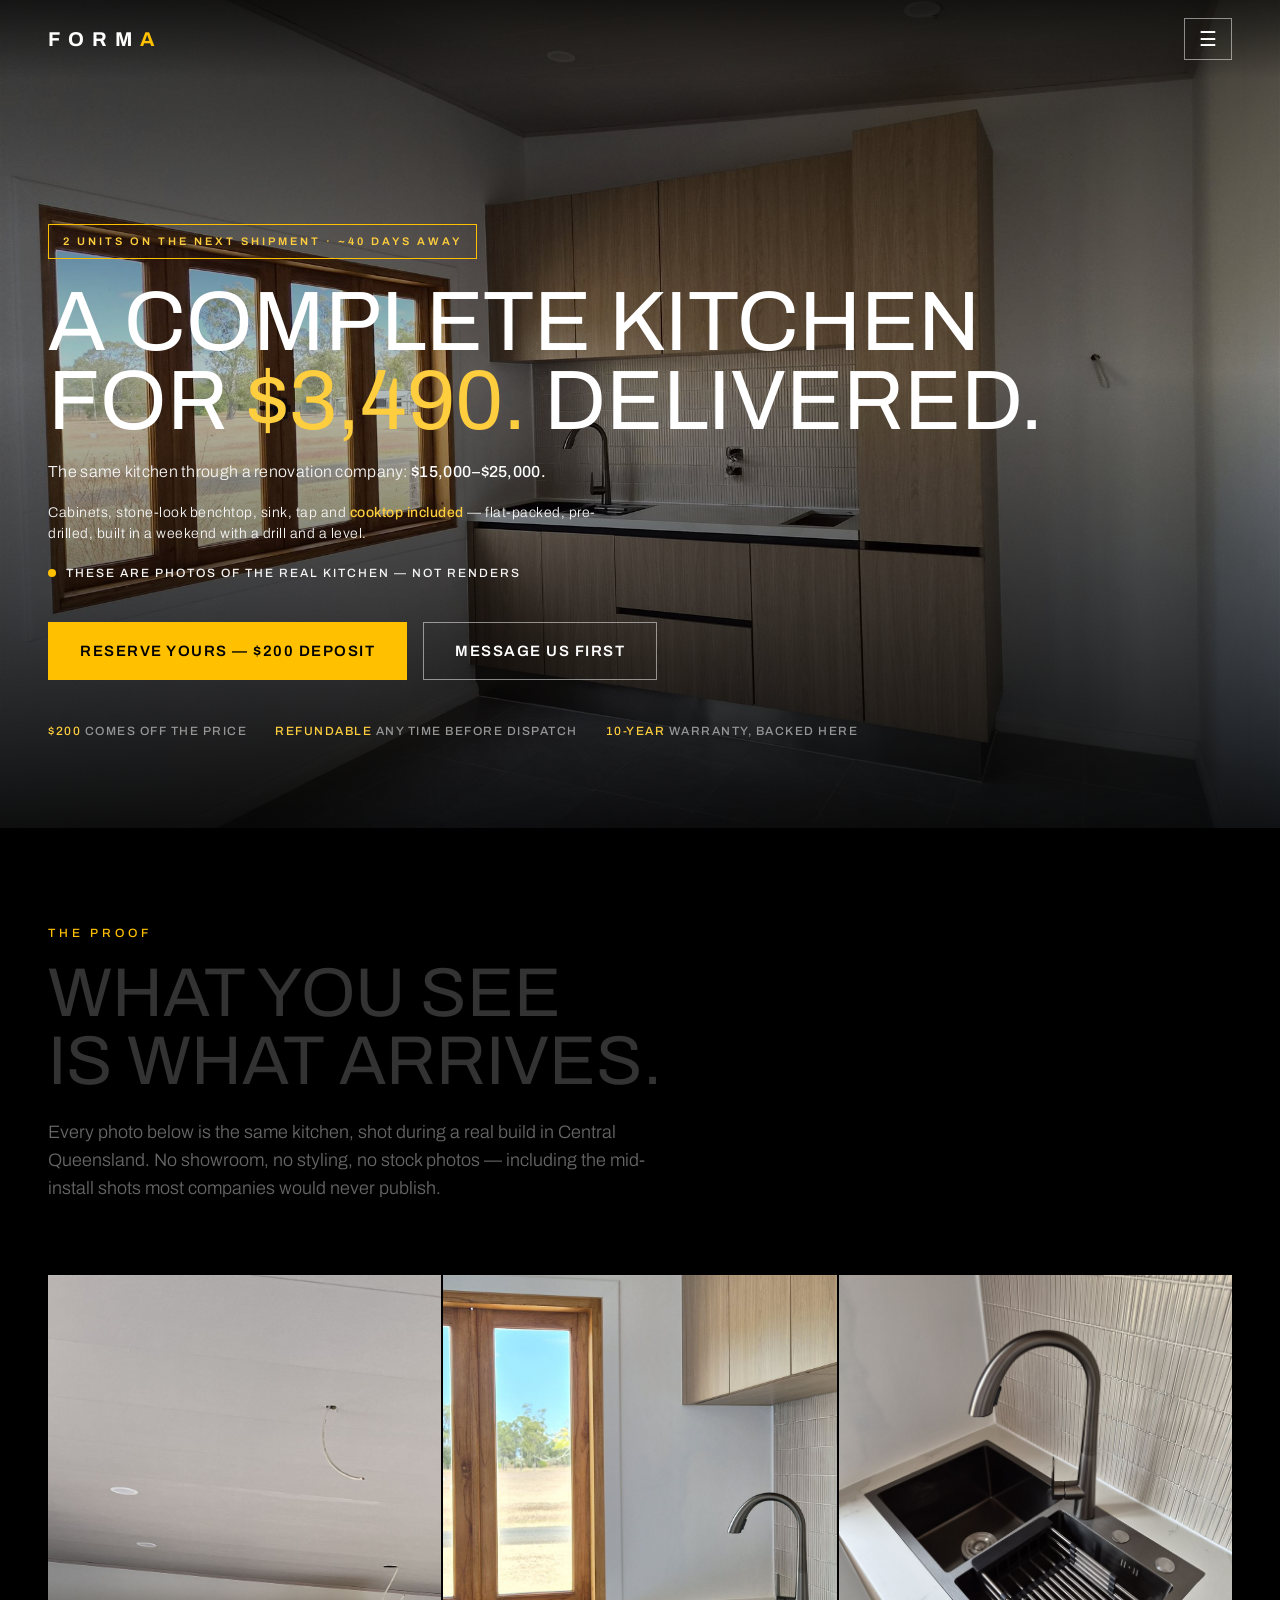
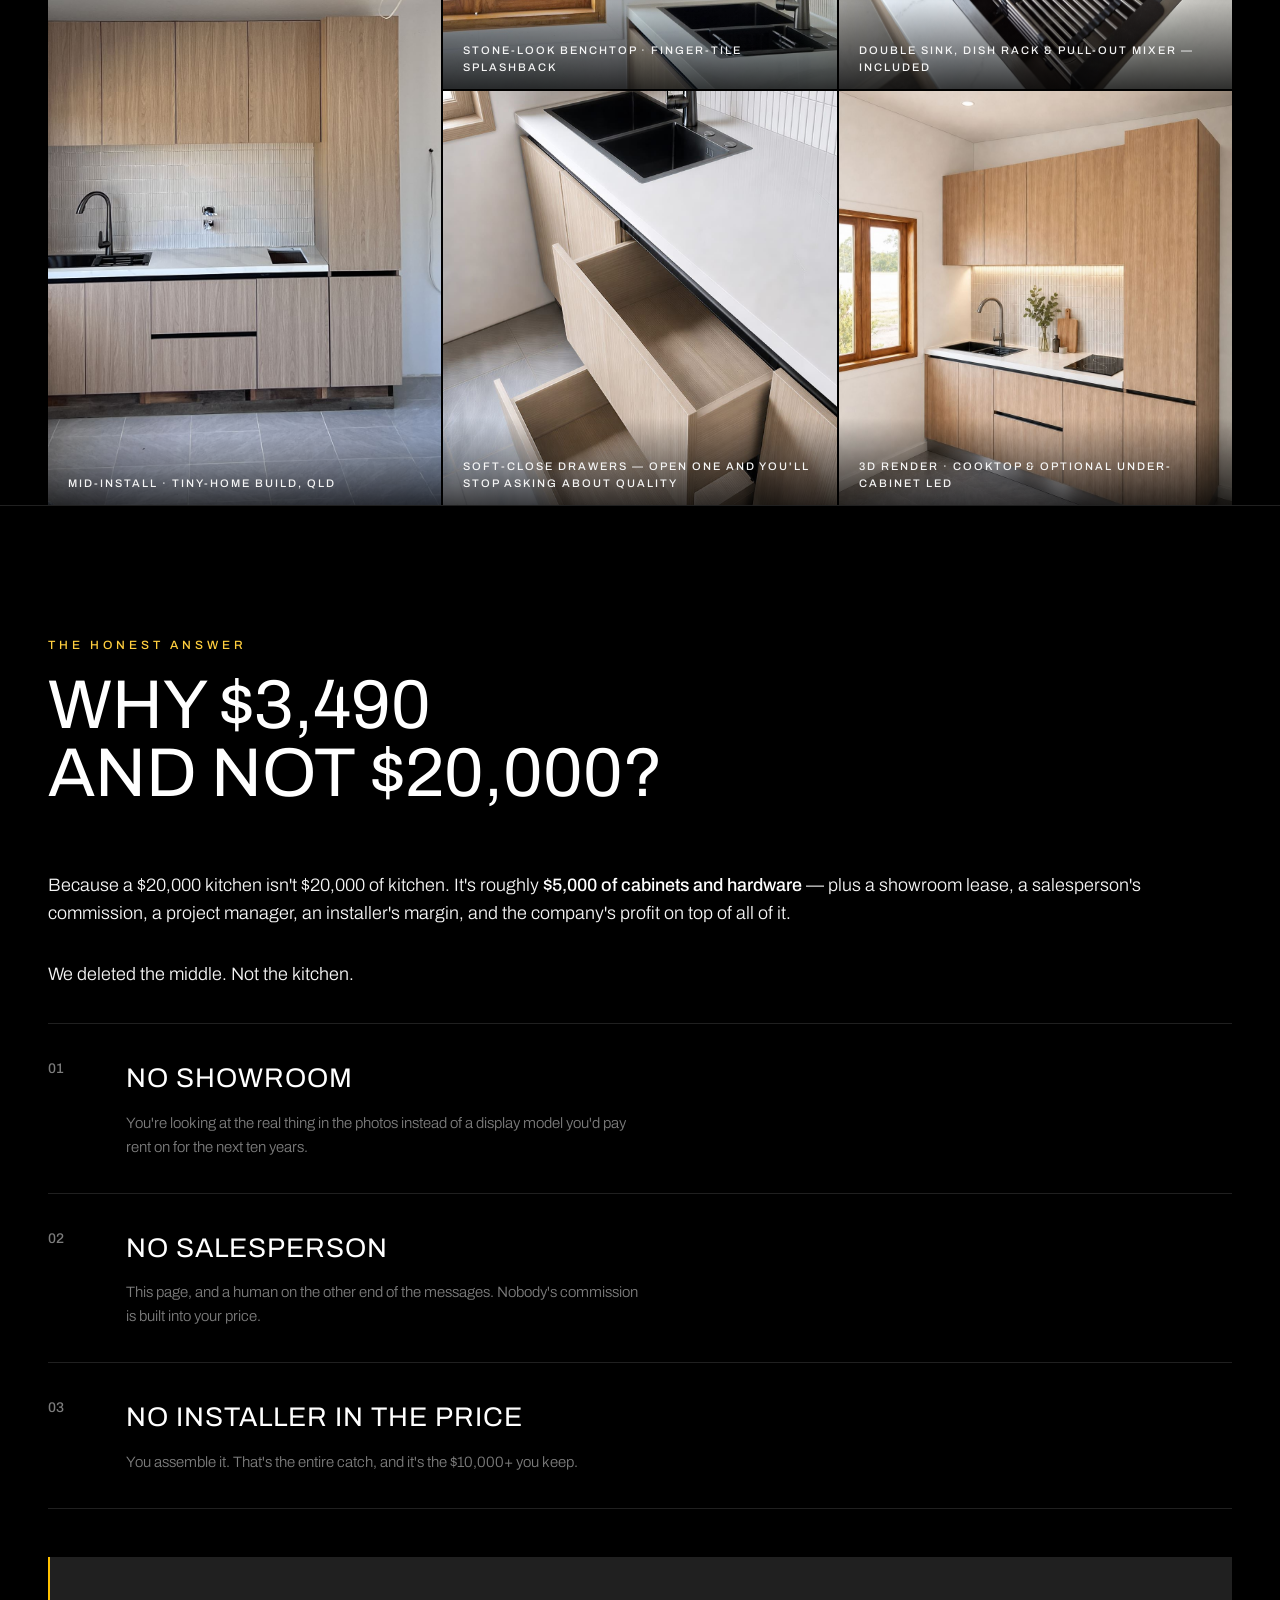
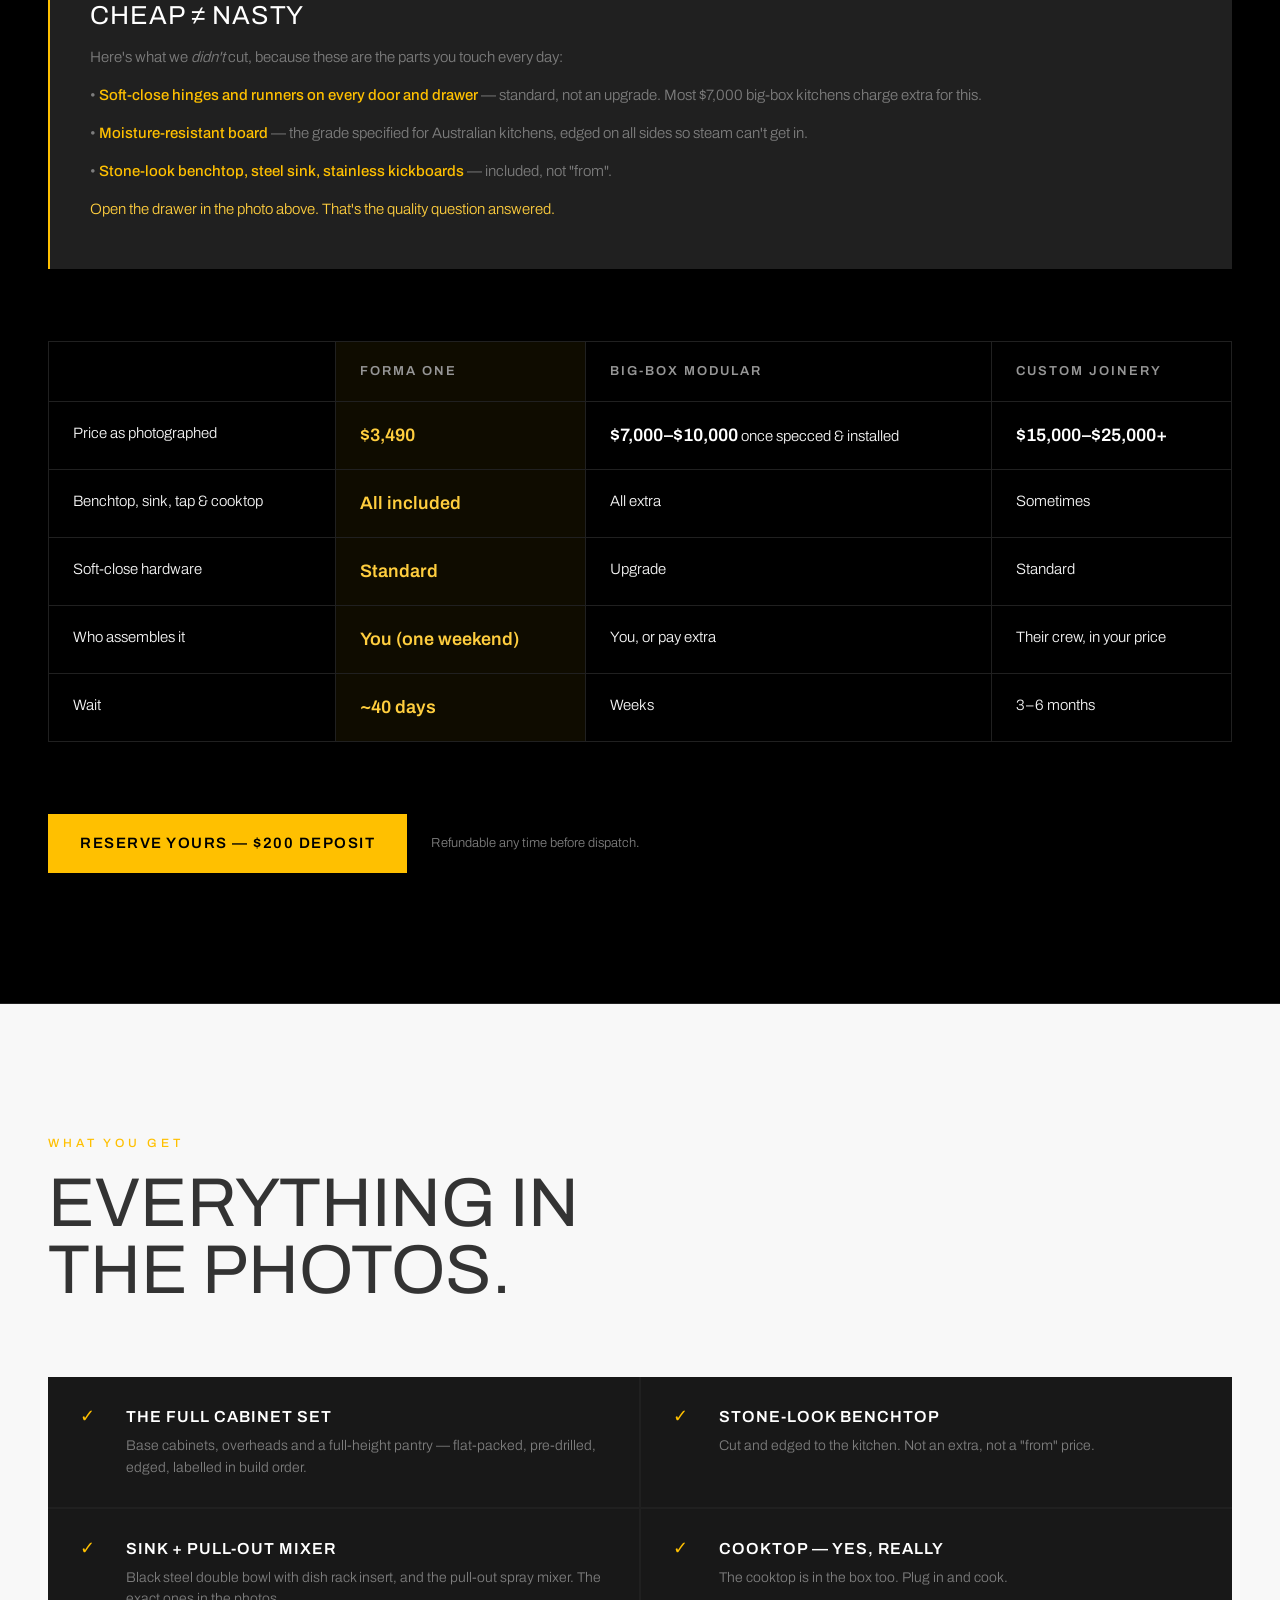
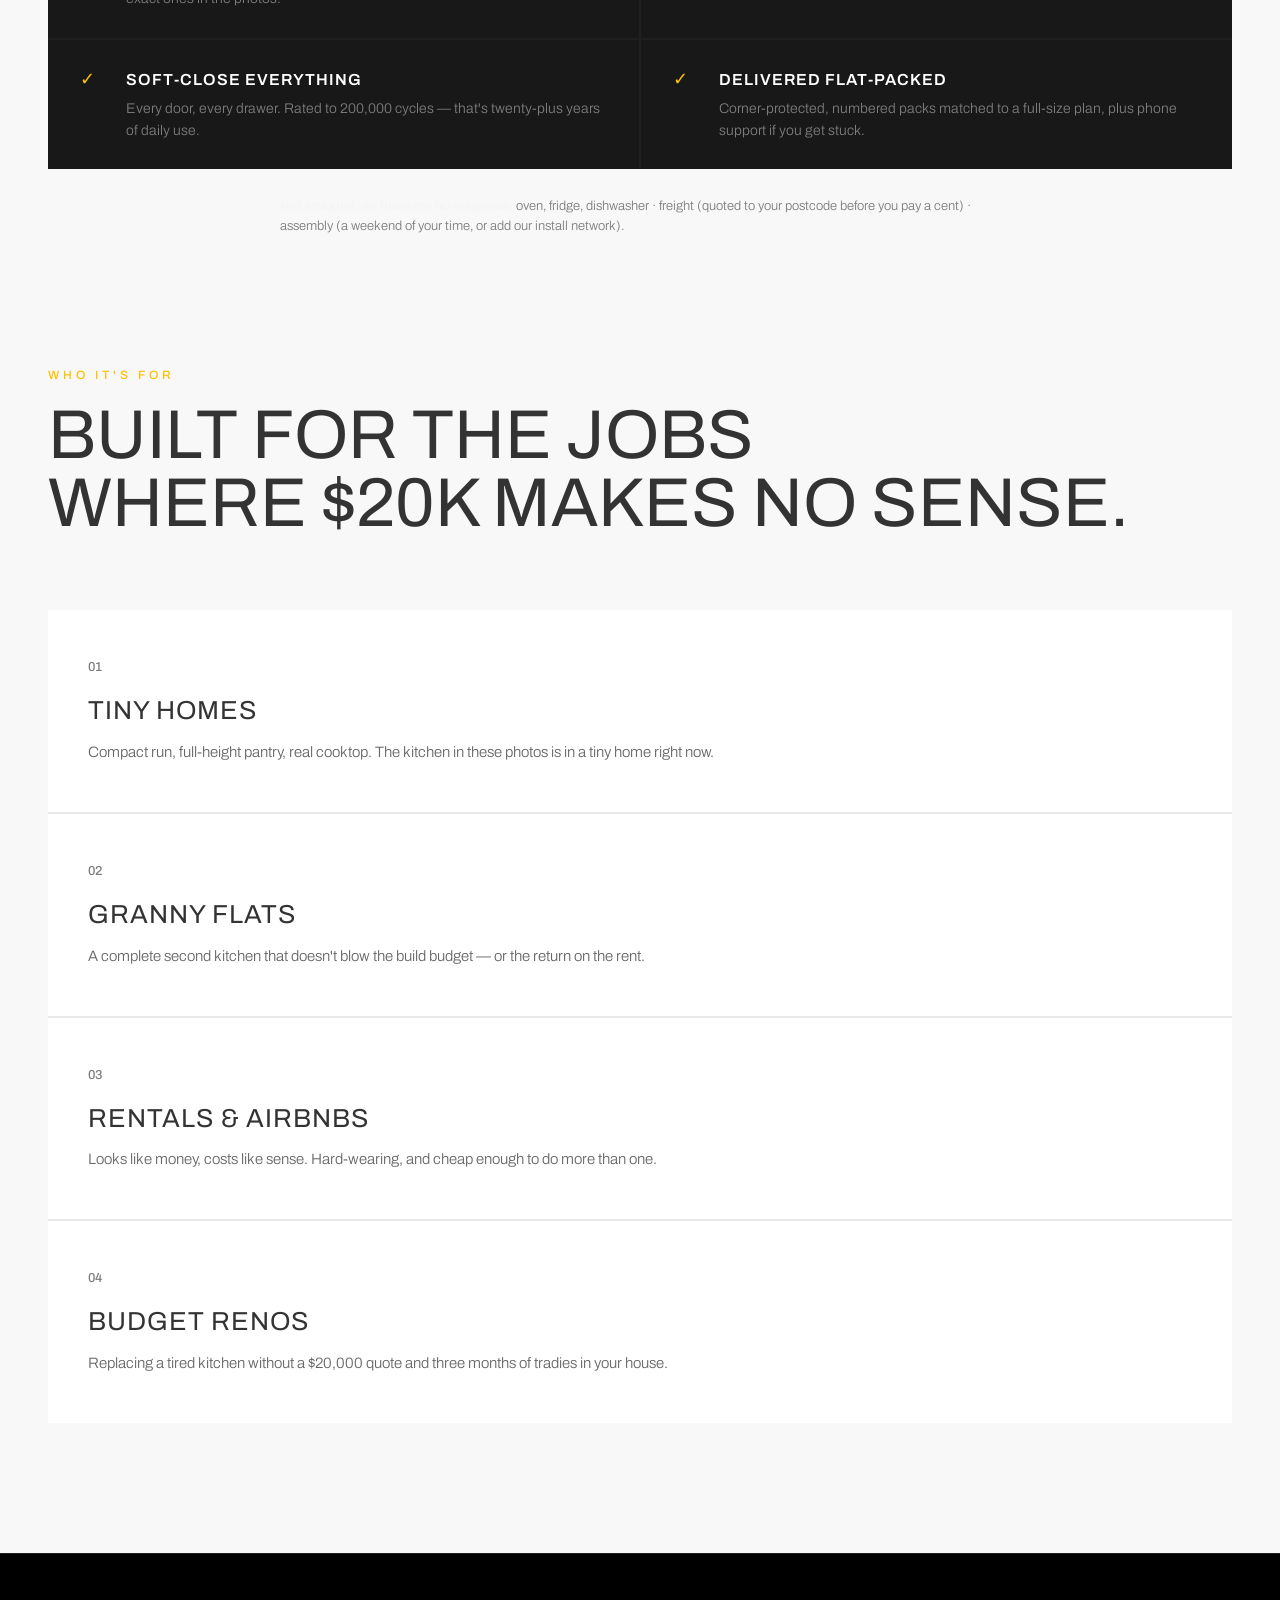
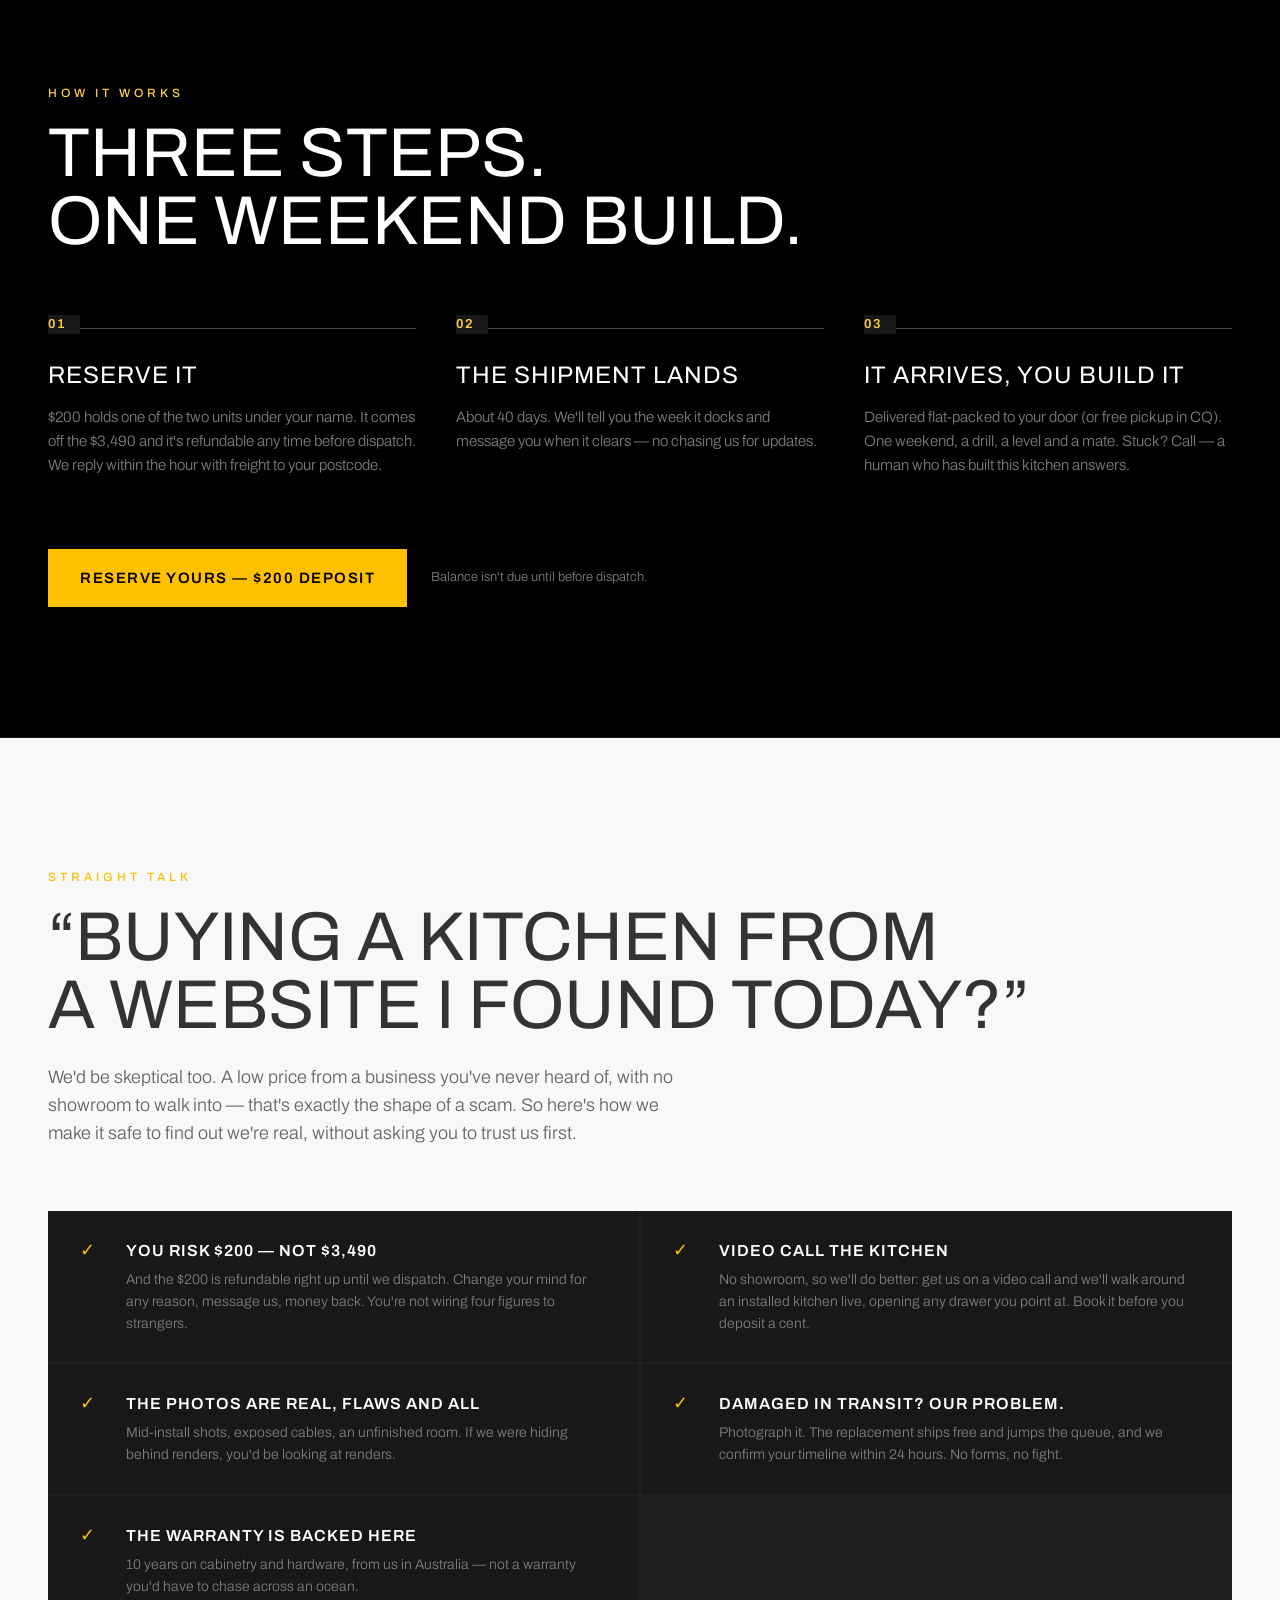
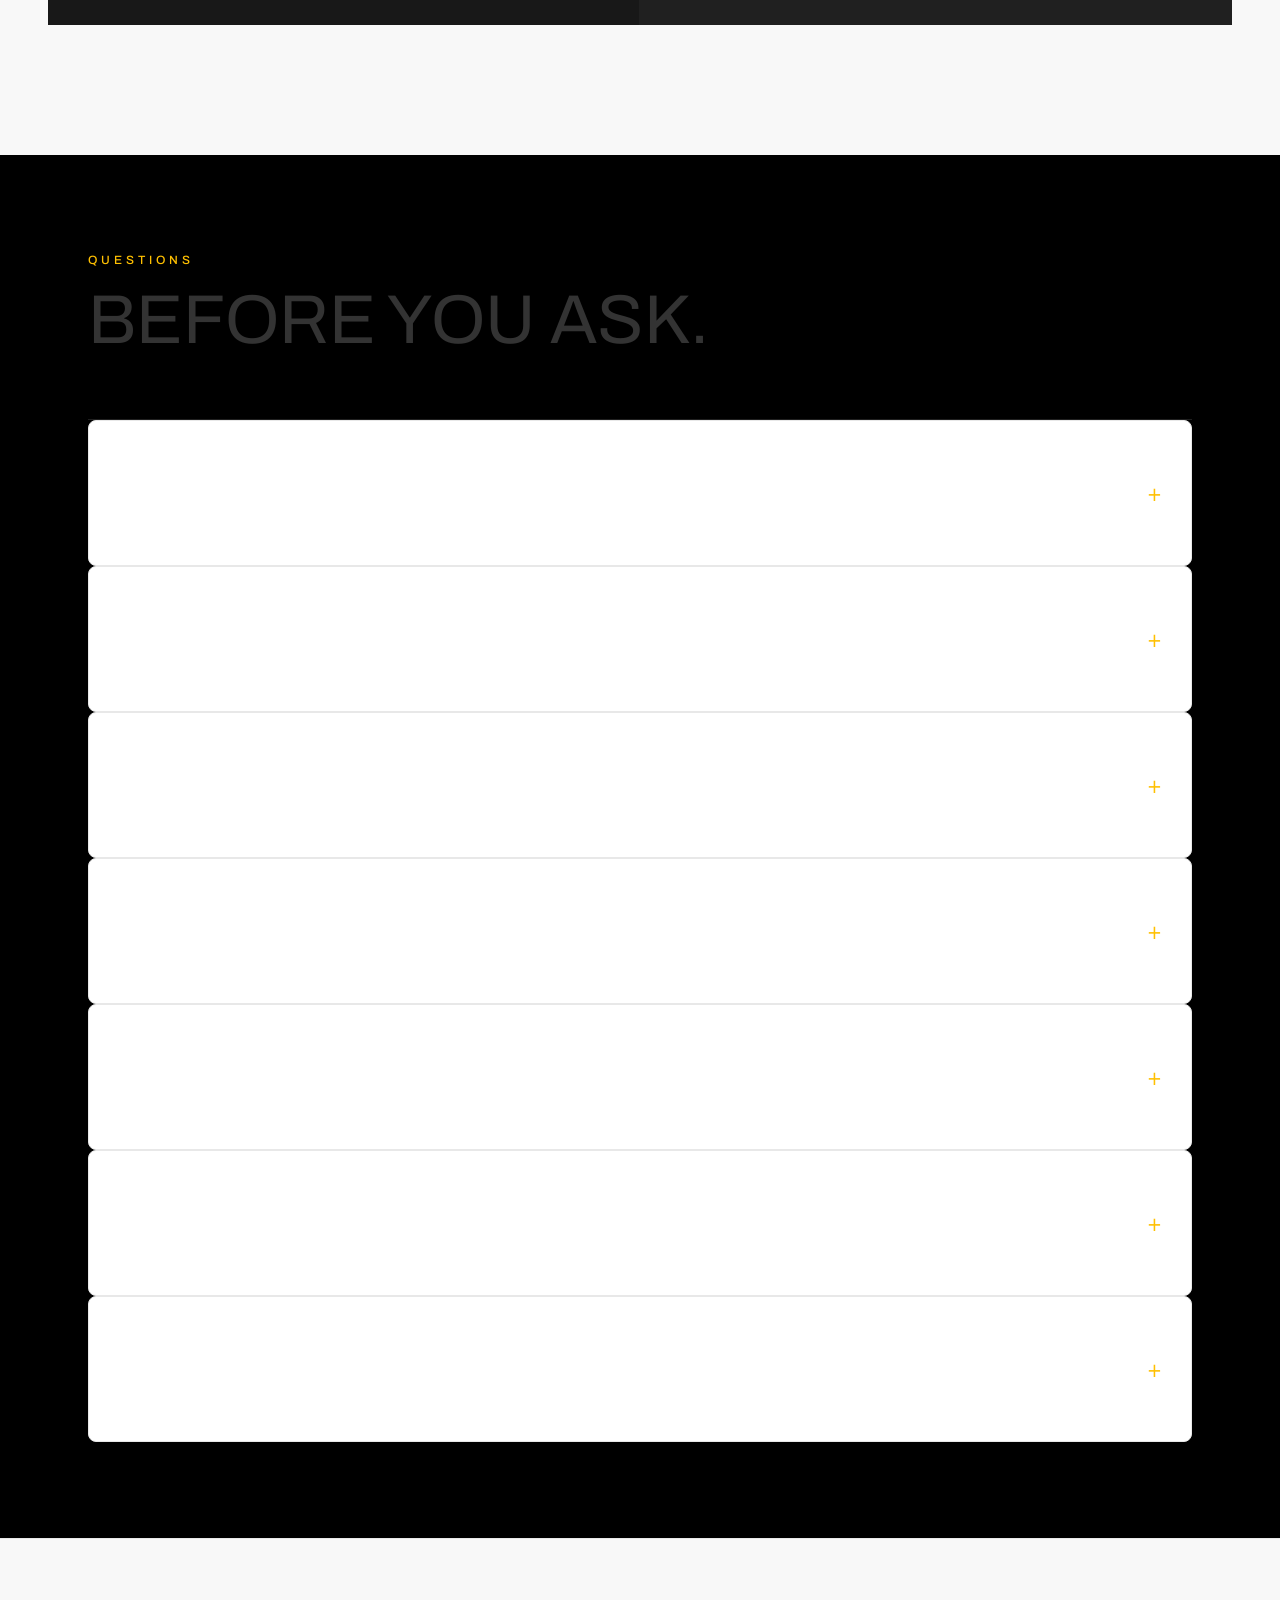
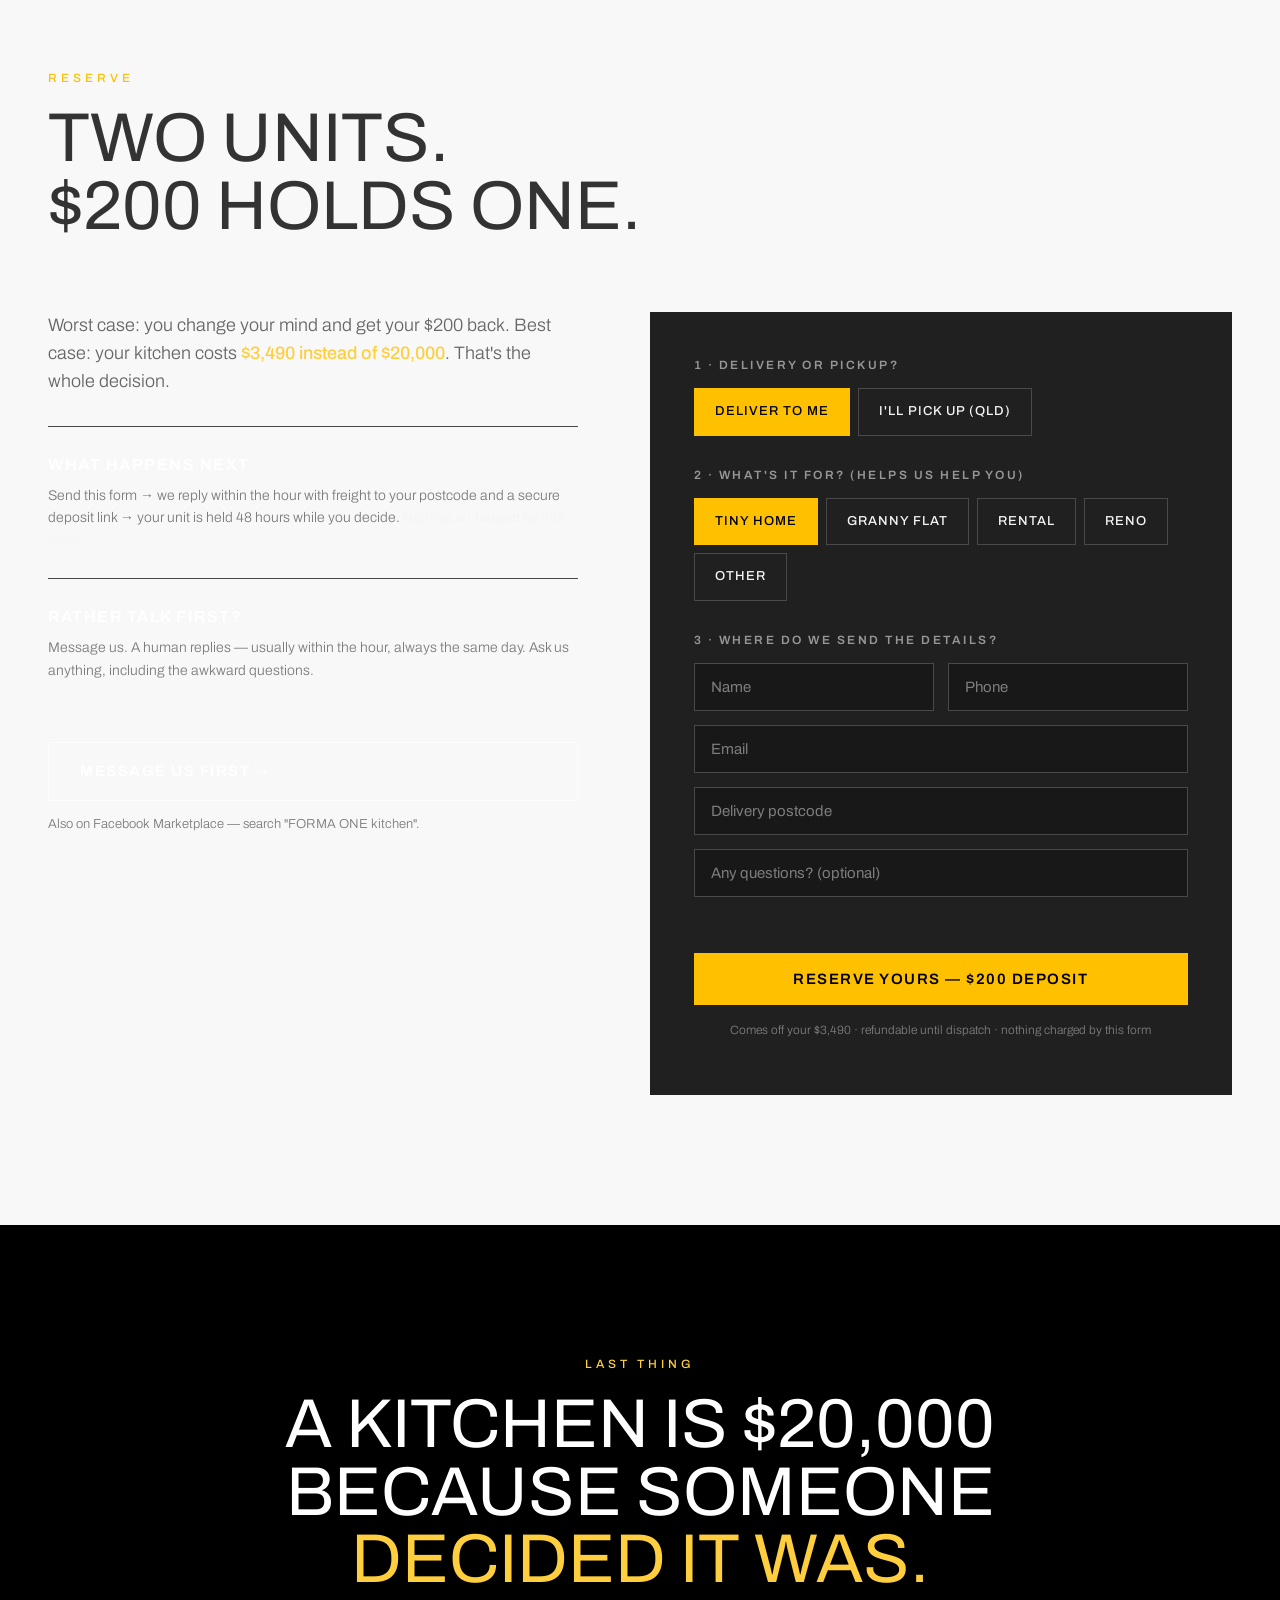
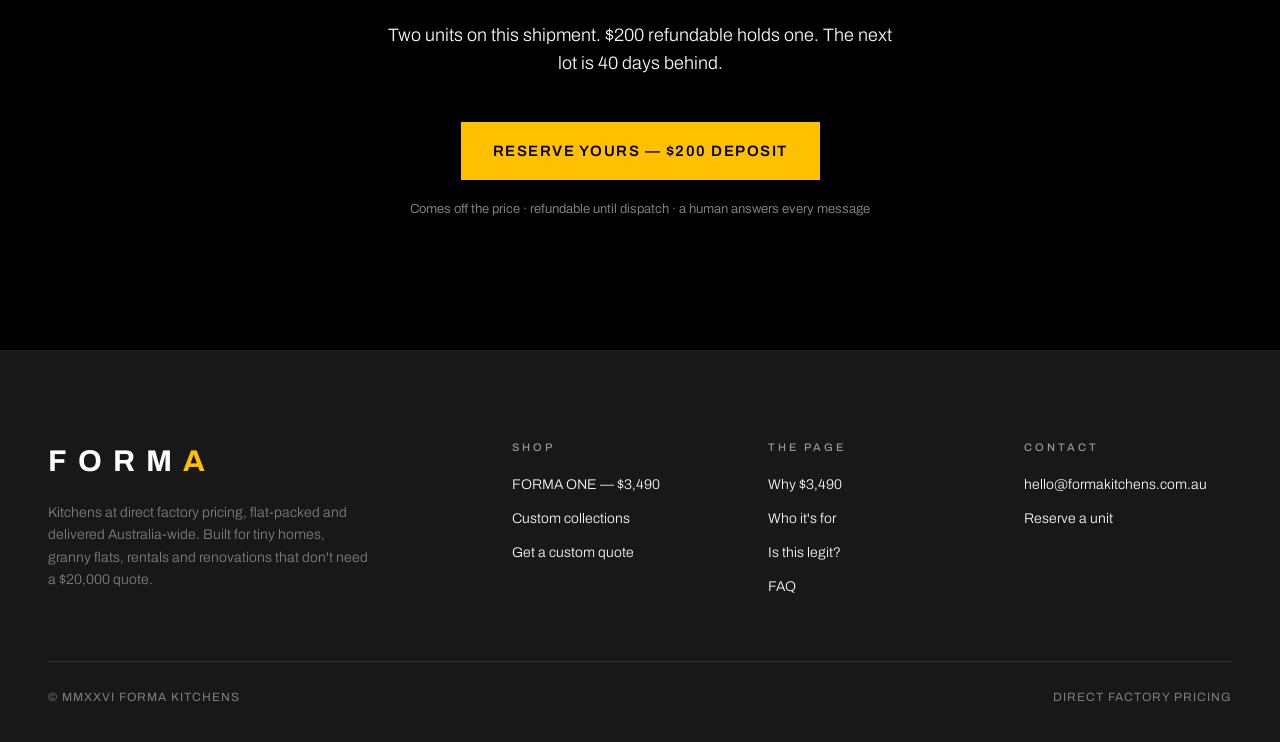
<file: forma-one.html>
<!DOCTYPE html>
<html lang="en-AU">
<head>
<meta charset="utf-8">
<meta name="viewport" content="width=device-width, initial-scale=1">
<title>A Complete Kitchen for $3,490 — Cabinets, Sink &amp; Cooktop Included | FORMA</title>
<meta name="description" content="A full modern kitchen — cabinets, stone-look benchtop, sink, tap and cooktop — for $3,490 delivered flat-packed. Real photos from a real build. 2 units on the next shipment. $200 refundable deposit reserves one.">
<meta property="og:title" content="A Complete Kitchen for $3,490 — Sink &amp; Cooktop Included">
<meta property="og:description" content="Cabinets, benchtop, sink, tap, cooktop. Flat-packed, delivered Australia-wide. 2 units on the next shipment — $200 refundable deposit reserves one.">
<!-- TODO: once your domain/Netlify URL is live, make this an ABSOLUTE url (https://yoursite/assets/products/kitchen-full.jpg) or Facebook shows no preview image -->
<meta property="og:image" content="assets/products/kitchen-full.jpg">
<link rel="icon" href="data:image/svg+xml,%3Csvg xmlns='http://www.w3.org/2000/svg' viewBox='0 0 32 32'%3E%3Crect width='32' height='32' fill='%23000'/%3E%3Ctext x='16' y='23' font-family='Arial' font-size='20' font-weight='700' fill='%23FFC000' text-anchor='middle'%3EA%3C/text%3E%3C/svg%3E">
<link rel="stylesheet" href="css/styles.css">
<script type="application/ld+json">
{
  "@context": "https://schema.org",
  "@type": "Product",
  "name": "FORMA ONE — Complete Flat-Pack Kitchen",
  "image": "assets/products/kitchen-full.jpg",
  "description": "Complete modern kitchen: cabinetry, stone-look benchtop, black steel double sink and mixer, cooktop, soft-close hardware. Delivered flat-packed Australia-wide.",
  "brand": { "@type": "Brand", "name": "FORMA Kitchens" },
  "offers": { "@type": "Offer", "priceCurrency": "AUD", "price": "3490", "availability": "https://schema.org/PreOrder" }
}
</script>
</head>
<body>

<!-- ============ HEADER ============ -->
<header class="site-header" id="site-header">
  <a href="index.html" class="logo">FORM<em>A</em></a>
  <nav class="main-nav" aria-label="Primary">
    <a href="#gallery">Photos</a>
    <a href="#price">Why $3,490</a>
    <a href="#included">What You Get</a>
    <a href="#who">Who It's For</a>
    <a href="#trust">Is This Legit?</a>
    <a href="#faq">FAQ</a>
  </nav>
  <a href="#order" class="header-cta">Reserve — $200 Deposit</a>
  <button class="nav-toggle" id="nav-toggle" aria-label="Open menu" aria-expanded="false" aria-controls="mobile-nav">&#9776;</button>
</header>

<nav class="mobile-nav" id="mobile-nav" aria-label="Mobile">
  <a href="#gallery">Photos</a>
  <a href="#price">Why $3,490</a>
  <a href="#included">What You Get</a>
  <a href="#who">Who It's For</a>
  <a href="#trust">Is This Legit?</a>
  <a href="#faq">FAQ</a>
  <a href="index.html#collections">Custom Kitchens</a>
  <a href="#order" class="btn btn-gold">Reserve — $200 Deposit</a>
</nav>

<!-- ============ HERO ============ -->
<section class="p-hero" id="top">
  <img src="assets/products/kitchen-full.jpg" alt="The FORMA ONE kitchen installed — timber-look cabinets, stone-look benchtop, black sink, tall pantry" fetchpriority="high">
  <div class="p-hero-scrim"></div>
  <div class="p-hero-inner">
    <!-- STOCK — update every shipment. Never show a number that isn't true. -->
    <span class="p-badge">2 units on the next shipment &middot; ~40 days away</span>
    <h1>A complete kitchen<br>for <span class="gold">$3,490.</span> Delivered.</h1>
    <p class="p-anchor">The same kitchen through a renovation company: <b>$15,000&ndash;$25,000.</b></p>
    <div class="p-price-row">
      <span class="p-price-note" style="max-width:560px;">Cabinets, stone-look benchtop, sink, tap and <b style="color:var(--gold-text);font-weight:500;">cooktop included</b> — flat-packed, pre-drilled, built in a weekend with a drill and a level.</span>
    </div>
    <span class="p-real">These are photos of the real kitchen &mdash; not renders</span>
    <div class="hero-ctas">
      <a href="#order" class="btn btn-gold">Reserve Yours &mdash; $200 Deposit</a>
      <!-- TODO: replace mailto with your FB Messenger link (m.me/yourpage) or SMS when ready -->
      <a href="mailto:hello@formakitchens.com.au?subject=FORMA%20ONE%20%E2%80%94%20question" class="btn btn-ghost">Message Us First</a>
    </div>
    <div class="hero-assure">
      <span><b>$200</b> comes off the price</span>
      <span><b>Refundable</b> any time before dispatch</span>
      <span><b>10-year</b> warranty, backed here</span>
    </div>
  </div>
</section>

<!-- ============ GALLERY (PROOF) ============ -->
<section class="section-tight" id="gallery" style="padding-bottom:0;">
  <div class="container-wide">
    <span class="eyebrow" data-reveal>The proof</span>
    <h2 class="h-section" data-reveal>What you see<br>is what arrives.</h2>
    <p class="lead" data-reveal style="margin-top:24px;max-width:600px;">Every photo below is the same kitchen, shot during a real build in Central Queensland. No showroom, no styling, no stock photos — including the mid-install shots most companies would never publish.</p>
  </div>
  <div class="container-wide">
    <div class="gallery-grid">
      <figure class="tall" data-reveal>
        <img src="assets/products/pantry-vertical.jpg" alt="Full kitchen with tall pantry, mid-install" loading="lazy">
        <figcaption>Mid-install &middot; tiny-home build, QLD</figcaption>
      </figure>
      <figure data-reveal>
        <img src="assets/products/detail-window.jpg" alt="Benchtop and black sink beside timber window" loading="lazy">
        <figcaption>Stone-look benchtop &middot; finger-tile splashback</figcaption>
      </figure>
      <figure data-reveal>
        <img src="assets/products/detail-sink.jpg" alt="Black steel double sink with dish rack and pull-out mixer" loading="lazy">
        <figcaption>Double sink, dish rack &amp; pull-out mixer &mdash; included</figcaption>
      </figure>
      <figure data-reveal>
        <img src="assets/products/detail-drawers.jpg" alt="Soft-close drawers open showing the drawer boxes" loading="lazy">
        <figcaption>Soft-close drawers &mdash; open one and you'll stop asking about quality</figcaption>
      </figure>
      <figure data-reveal>
        <img src="assets/products/render-led.jpg" alt="Render of the kitchen showing cooktop and optional under-cabinet lighting" loading="lazy">
        <figcaption>3D render &middot; cooktop &amp; optional under-cabinet LED</figcaption>
      </figure>
    </div>
    <!-- HIGHEST-IMPACT MISSING ASSET: a 60-second phone video (walk up, open drawers, run the tap, tap the benchtop).
         For a no-showroom business it outsells every photo here. Drop the file in and uncomment:
    <div style="margin-top:2px;"><video controls preload="metadata" poster="assets/products/kitchen-full.jpg" src="assets/products/walkthrough.mp4" style="width:100%;display:block;"></video></div>
    -->
  </div>
</section>

<!-- ============ PRICE REFRAME ============ -->
<section class="section process" id="price">
  <div class="container-wide">
    <span class="eyebrow" data-reveal>The honest answer</span>
    <h2 class="h-section" data-reveal>Why $3,490<br>and not $20,000?</h2>
    <div class="craft-grid" style="margin-top:64px;">
      <div>
        <p class="lead" data-reveal style="margin:0 0 34px;">Because a $20,000 kitchen isn't $20,000 of kitchen. It's roughly <b style="color:var(--white);font-weight:500;">$5,000 of cabinets and hardware</b> — plus a showroom lease, a salesperson's commission, a project manager, an installer's margin, and the company's profit on top of all of it.</p>
        <p class="lead" data-reveal style="margin:0 0 34px;">We deleted the middle. Not the kitchen.</p>
        <div class="craft-item" data-reveal>
          <span class="num">01</span>
          <div><h3>No showroom</h3><p>You're looking at the real thing in the photos instead of a display model you'd pay rent on for the next ten years.</p></div>
        </div>
        <div class="craft-item" data-reveal>
          <span class="num">02</span>
          <div><h3>No salesperson</h3><p>This page, and a human on the other end of the messages. Nobody's commission is built into your price.</p></div>
        </div>
        <div class="craft-item" data-reveal>
          <span class="num">03</span>
          <div><h3>No installer in the price</h3><p>You assemble it. That's the entire catch, and it's the $10,000+ you keep.</p></div>
        </div>
      </div>
      <div data-reveal style="position:sticky;top:110px;">
        <div class="value-card" style="background:var(--charcoal);border-left:2px solid var(--gold);">
          <h3 style="margin-top:0;">Cheap ≠ nasty</h3>
          <p style="font-size:15px;">Here's what we <em>didn't</em> cut, because these are the parts you touch every day:</p>
          <p style="font-size:15px;">&bull; <b>Soft-close hinges and runners on every door and drawer</b> — standard, not an upgrade. Most $7,000 big-box kitchens charge extra for this.</p>
          <p style="font-size:15px;">&bull; <b>Moisture-resistant board</b> — the grade specified for Australian kitchens, edged on all sides so steam can't get in.</p>
          <p style="font-size:15px;">&bull; <b>Stone-look benchtop, steel sink, stainless kickboards</b> — included, not "from".</p>
          <p style="font-size:15px;color:var(--gold-text);">Open the drawer in the photo above. That's the quality question answered.</p>
        </div>
      </div>
    </div>

    <div class="compare-wrap" data-reveal>
      <table class="compare">
        <tr><th></th><th class="col-forma">FORMA ONE</th><th>Big-box modular</th><th>Custom joinery</th></tr>
        <tr><td>Price as photographed</td><td class="col-forma"><b>$3,490</b></td><td><b>$7,000&ndash;$10,000</b> once specced &amp; installed</td><td><b>$15,000&ndash;$25,000+</b></td></tr>
        <tr><td>Benchtop, sink, tap &amp; cooktop</td><td class="col-forma"><b>All included</b></td><td>All extra</td><td>Sometimes</td></tr>
        <tr><td>Soft-close hardware</td><td class="col-forma"><b>Standard</b></td><td>Upgrade</td><td>Standard</td></tr>
        <tr><td>Who assembles it</td><td class="col-forma"><b>You (one weekend)</b></td><td>You, or pay extra</td><td>Their crew, in your price</td></tr>
        <tr><td>Wait</td><td class="col-forma"><b>~40 days</b></td><td>Weeks</td><td>3&ndash;6 months</td></tr>
      </table>
    </div>
    <div class="process-cta-row" data-reveal>
      <a href="#order" class="btn btn-gold">Reserve Yours — $200 Deposit</a>
      <span class="hint">Refundable any time before dispatch.</span>
    </div>
  </div>
</section>

<!-- ============ WHAT YOU GET ============ -->
<section class="section" id="included">
  <div class="container-wide">
    <span class="eyebrow" data-reveal>What you get</span>
    <h2 class="h-section" data-reveal>Everything in<br>the photos.</h2>
    <!-- TODO: add the kitchen's actual dimensions here — "will it fit my wall?" is the #1 unasked question.
         A single line like "Total run: 2.4m + 600mm pantry · 900mm high bases · 600mm deep" removes a silent exit. -->
    <div class="included-grid">
      <!-- TODO: append the real dimensions to this sentence — e.g. "Total run 2.4m, plus a 600mm pantry." -->
      <div class="included-item" data-reveal><span class="tick">&#10003;</span><div><h4>The full cabinet set</h4><p>Base cabinets, overheads and a full-height pantry — flat-packed, pre-drilled, edged, labelled in build order.</p></div></div>
      <div class="included-item" data-reveal><span class="tick">&#10003;</span><div><h4>Stone-look benchtop</h4><p>Cut and edged to the kitchen. Not an extra, not a "from" price.</p></div></div>
      <div class="included-item" data-reveal><span class="tick">&#10003;</span><div><h4>Sink + pull-out mixer</h4><p>Black steel double bowl with dish rack insert, and the pull-out spray mixer. The exact ones in the photos.</p></div></div>
      <!-- TODO: name the cooktop spec in this sentence (e.g. "A 2-zone induction cooktop is in the box too.") — specifics convert, vague words get questioned. -->
      <div class="included-item" data-reveal><span class="tick">&#10003;</span><div><h4>Cooktop — yes, really</h4><p>The cooktop is in the box too. Plug in and cook.</p></div></div>
      <div class="included-item" data-reveal><span class="tick">&#10003;</span><div><h4>Soft-close everything</h4><p>Every door, every drawer. Rated to 200,000 cycles — that's twenty-plus years of daily use.</p></div></div>
      <div class="included-item" data-reveal><span class="tick">&#10003;</span><div><h4>Delivered flat-packed</h4><p>Corner-protected, numbered packs matched to a full-size plan, plus phone support if you get stuck.</p></div></div>
    </div>
    <p class="price-note" style="text-align:left;padding:0;margin-top:28px;"><b style="color:var(--smoke);font-weight:500;">Not included, so there are no surprises:</b> oven, fridge, dishwasher &middot; freight (quoted to your postcode before you pay a cent) &middot; assembly (a weekend of your time, or add our install network).</p>
  </div>
</section>

<!-- ============ WHO IT'S FOR ============ -->
<section class="section" id="who" style="padding-top:0;">
  <div class="container-wide">
    <span class="eyebrow" data-reveal>Who it's for</span>
    <h2 class="h-section" data-reveal>Built for the jobs<br>where $20k makes no sense.</h2>
    <div class="value-grid who-grid">
      <div class="value-card" data-reveal>
        <span class="num">01</span>
        <h3>Tiny homes</h3>
        <p>Compact run, full-height pantry, real cooktop. The kitchen in these photos is in a tiny home right now.</p>
      </div>
      <div class="value-card" data-reveal>
        <span class="num">02</span>
        <h3>Granny flats</h3>
        <p>A complete second kitchen that doesn't blow the build budget — or the return on the rent.</p>
      </div>
      <div class="value-card" data-reveal>
        <span class="num">03</span>
        <h3>Rentals &amp; Airbnbs</h3>
        <p>Looks like money, costs like sense. Hard-wearing, and cheap enough to do more than one.</p>
      </div>
      <div class="value-card" data-reveal>
        <span class="num">04</span>
        <h3>Budget renos</h3>
        <p>Replacing a tired kitchen without a $20,000 quote and three months of tradies in your house.</p>
      </div>
    </div>
  </div>
</section>

<!-- ============ HOW IT WORKS ============ -->
<section class="section process" id="how">
  <div class="container-wide">
    <span class="eyebrow" data-reveal>How it works</span>
    <h2 class="h-section" data-reveal>Three steps.<br>One weekend build.</h2>
    <div class="process-grid cols-3" style="margin-top:72px;">
      <div class="process-step" data-reveal>
        <span class="num">01</span>
        <h3>Reserve it</h3>
        <p>$200 holds one of the two units under your name. It comes off the $3,490 and it's refundable any time before dispatch. We reply within the hour with freight to your postcode.</p>
      </div>
      <div class="process-step" data-reveal>
        <span class="num">02</span>
        <h3>The shipment lands</h3>
        <p>About 40 days. We'll tell you the week it docks and message you when it clears — no chasing us for updates.</p>
      </div>
      <div class="process-step" data-reveal>
        <span class="num">03</span>
        <h3>It arrives, you build it</h3>
        <p>Delivered flat-packed to your door (or free pickup in CQ). One weekend, a drill, a level and a mate. Stuck? Call — a human who has built this kitchen answers.</p>
      </div>
    </div>
    <div class="process-cta-row" data-reveal>
      <a href="#order" class="btn btn-gold">Reserve Yours — $200 Deposit</a>
      <span class="hint">Balance isn't due until before dispatch.</span>
    </div>
  </div>
</section>

<!-- ============ TRUST ============ -->
<section class="section" id="trust">
  <div class="container-wide">
    <span class="eyebrow" data-reveal>Straight talk</span>
    <h2 class="h-section" data-reveal>&ldquo;Buying a kitchen from<br>a website I found today?&rdquo;</h2>
    <p class="lead" data-reveal style="margin-top:24px;max-width:640px;">We'd be skeptical too. A low price from a business you've never heard of, with no showroom to walk into — that's exactly the shape of a scam. So here's how we make it safe to find out we're real, without asking you to trust us first.</p>

    <div class="included-grid" style="margin-top:64px;">
      <div class="included-item" data-reveal><span class="tick">&#10003;</span><div><h4>You risk $200 — not $3,490</h4><p>And the $200 is refundable right up until we dispatch. Change your mind for any reason, message us, money back. You're not wiring four figures to strangers.</p></div></div>
      <div class="included-item" data-reveal><span class="tick">&#10003;</span><div><h4>Video call the kitchen</h4><p>No showroom, so we'll do better: get us on a video call and we'll walk around an installed kitchen live, opening any drawer you point at. Book it before you deposit a cent.</p></div></div>
      <div class="included-item" data-reveal><span class="tick">&#10003;</span><div><h4>The photos are real, flaws and all</h4><p>Mid-install shots, exposed cables, an unfinished room. If we were hiding behind renders, you'd be looking at renders.</p></div></div>
      <div class="included-item" data-reveal><span class="tick">&#10003;</span><div><h4>Damaged in transit? Our problem.</h4><p>Photograph it. The replacement ships free and jumps the queue, and we confirm your timeline within 24 hours. No forms, no fight.</p></div></div>
      <div class="included-item" data-reveal><span class="tick">&#10003;</span><div><h4>The warranty is backed here</h4><p>10 years on cabinetry and hardware, from us in Australia — not a warranty you'd have to chase across an ocean.</p></div></div>
      <!-- TRUST-CRITICAL TODO — this is the single highest-impact block on the page. Fill it in and uncomment:
      <div class="included-item"><span class="tick">&#10003;</span><div><h4>There's a person behind this</h4><p>Hi — I'm [FIRST NAME]. I import these kitchens, I answer these messages, and that's my number: [PHONE]. [BUSINESS NAME], ABN [REAL ABN], [SUBURB] QLD. Also on Facebook Marketplace — [LINK] — check the profile.</p></div></div>
      -->
    </div>
  </div>
</section>

<!-- ============ FAQ ============ -->
<section class="section-tight" id="faq">
  <div class="container">
    <span class="eyebrow" data-reveal>Questions</span>
    <h2 class="h-section" data-reveal>Before you ask.</h2>
    <div class="faq-list" data-reveal>
      <details class="faq-item">
        <summary>Why is it so cheap?</summary>
        <div class="faq-body">It isn't cheap — it's direct. You're paying for the kitchen without a showroom, a salesperson, a project manager and an installer stacked on top of it. Those people are most of a $20,000 quote. You assemble it yourself instead, and you keep the difference. That's the whole model, and it's the whole catch.</div>
      </details>
      <details class="faq-item">
        <summary>Where is it made?</summary>
        <div class="faq-body">It's built to our specification in our partner factory overseas — the same way most kitchens sold in Australia are, including plenty of the $20,000 ones. The difference is we buy direct at factory pricing and pass that on, instead of routing it through a distributor and a retailer. It's quality-checked before it goes out, and the 10-year warranty is ours, honoured here in Australia. If something fails, you deal with us, not an exporter.</div>
      </details>
      <details class="faq-item">
        <summary>How long until I get it?</summary>
        <div class="faq-body">The next shipment lands in about 40 days, and delivery to you follows within days of it clearing. Reserve now and you're on that shipment — we'll tell you the week it docks and message you when it clears. We'd rather quote you 40 days and beat it than promise a fortnight and leave you chasing us.</div>
      </details>
      <details class="faq-item">
        <summary>Is it actually good quality?</summary>
        <div class="faq-body">Soft-close hinges and runners on everything, rated to 200,000 cycles. Moisture-resistant board edged on all sides. Stone-look benchtop, steel sink, stainless kickboards. But don't take our word for it — look at the drawer photo above, then get us on a video call and we'll open every drawer in an installed kitchen while you watch.</div>
      </details>
      <details class="faq-item">
        <summary>Can I customise it or change the size?</summary>
        <div class="faq-body">Not this one — FORMA ONE is a single fixed layout, and that's exactly why it's $3,490 instead of $6,000. If your walls need something different, <a href="index.html#quote" style="color:var(--gold-text);">FORMA CUSTOM</a> is the same system cut to your measurements from $760 per linear metre. Message us either way and we'll tell you honestly which one fits your job.</div>
      </details>
      <details class="faq-item">
        <summary>Can I really build it myself?</summary>
        <div class="faq-body">If you've assembled flat-pack furniture, yes. Panels arrive pre-drilled and labelled in build order with a full-size plan. Most people finish in a weekend with a drill, a level and a second pair of hands for the overheads. If you'd rather not, add our install network when you reserve.</div>
      </details>
      <details class="faq-item">
        <summary>How does the $200 deposit work?</summary>
        <div class="faq-body">It holds one of the two units on this shipment under your name and comes straight off your $3,490 — you're not paying extra to reserve. Refundable any time before dispatch. We take deposits because the shipments are small and two units go quickly; the balance isn't due until just before it ships.</div>
      </details>
    </div>
  </div>
</section>

<!-- ============ RESERVE ============ -->
<section class="section quote-section" id="order">
  <div class="container-wide">
    <span class="eyebrow" data-reveal>Reserve</span>
    <h2 class="h-section" data-reveal>Two units.<br>$200 holds one.</h2>
    <div class="order-grid">
      <div data-reveal>
        <p class="lead" style="margin:0 0 30px;">Worst case: you change your mind and get your $200 back. Best case: your kitchen costs <b style="color:var(--gold-text);font-weight:500;">$3,490 instead of $20,000</b>. That's the whole decision.</p>
        <div class="quote-benefit" style="border-top:1px solid var(--graphite);">
          <h4>What happens next</h4>
          <p>Send this form &rarr; we reply within the hour with freight to your postcode and a secure deposit link &rarr; your unit is held 48 hours while you decide. <b style="color:var(--smoke);font-weight:500;">Nothing is charged by this form.</b></p>
        </div>
        <div class="quote-benefit">
          <h4>Rather talk first?</h4>
          <p>Message us. A human replies — usually within the hour, always the same day. Ask us anything, including the awkward questions.</p>
        </div>
        <div class="order-msg-cta">
          <!-- TODO: swap mailto for m.me/yourpage or an SMS link -->
          <a href="mailto:hello@formakitchens.com.au?subject=FORMA%20ONE%20%E2%80%94%20question" class="btn btn-ghost">Message Us First &rarr;</a>
          <span class="hint" style="font-size:13px;color:var(--ash);font-weight:300;">Also on Facebook Marketplace — search "FORMA ONE kitchen".</span>
        </div>
      </div>

      <form class="estimator" id="order-form" name="order" method="POST" action="/" data-netlify="true" netlify-honeypot="bot-field" data-reveal novalidate>
        <input type="hidden" name="form-name" value="order">
        <input type="hidden" name="product" value="FORMA ONE — $3,490 — $200 deposit">
        <p hidden aria-hidden="true"><label>Leave this field empty: <input name="bot-field" tabindex="-1" autocomplete="off"></label></p>
        <fieldset>
          <legend>1 &middot; Delivery or pickup?</legend>
          <div class="opt-row">
            <label class="opt"><input type="radio" name="fulfilment" value="delivery" checked><span>Deliver to me</span></label>
            <label class="opt"><input type="radio" name="fulfilment" value="pickup"><span>I'll pick up (QLD)</span></label>
          </div>
        </fieldset>
        <fieldset>
          <legend>2 &middot; What's it for? (helps us help you)</legend>
          <div class="opt-row">
            <label class="opt"><input type="radio" name="project" value="tiny-home" checked><span>Tiny home</span></label>
            <label class="opt"><input type="radio" name="project" value="granny-flat"><span>Granny flat</span></label>
            <label class="opt"><input type="radio" name="project" value="rental"><span>Rental</span></label>
            <label class="opt"><input type="radio" name="project" value="reno"><span>Reno</span></label>
            <label class="opt"><input type="radio" name="project" value="other"><span>Other</span></label>
          </div>
        </fieldset>
        <fieldset>
          <legend>3 &middot; Where do we send the details?</legend>
          <div class="quote-fields">
            <input type="text" name="name" placeholder="Name" autocomplete="name" required>
            <input type="tel" name="phone" placeholder="Phone" autocomplete="tel" required>
            <input type="email" name="email" placeholder="Email" autocomplete="email" class="full" required>
            <input type="text" name="postcode" placeholder="Delivery postcode" autocomplete="postal-code" class="full" required>
            <input type="text" name="notes" placeholder="Any questions? (optional)" class="full">
          </div>
        </fieldset>
        <button type="submit" class="btn btn-gold btn-block">Reserve Yours — $200 Deposit</button>
        <p class="quote-fine">Comes off your $3,490 &middot; refundable until dispatch &middot; nothing charged by this form</p>
      </form>

      <div class="quote-success" id="order-success" hidden>
        <span class="tick">&#10003;</span>
        <h3>Reservation received.</h3>
        <p>We'll reply within the hour (same day at the latest) with freight to your postcode and your secure $200 deposit link. Your unit is held for 48 hours from that reply — check your inbox and your spam folder.</p>
        <!-- TODO: once you have your Stripe Payment Link, add it here so hot leads can pay instantly:
        <a href="STRIPE_PAYMENT_LINK" class="btn btn-gold" style="margin-top:24px;">Pay your $200 deposit now</a>
        -->
      </div>
    </div>
  </div>
</section>

<!-- ============ FINAL CTA ============ -->
<section class="section final-cta">
  <div class="container">
    <span class="eyebrow" data-reveal>Last thing</span>
    <h2 class="h-section" data-reveal>A kitchen is $20,000<br>because someone<br><span style="color:var(--gold-text);">decided it was.</span></h2>
    <p class="lead" data-reveal style="margin:28px auto 0;max-width:520px;">Two units on this shipment. $200 refundable holds one. The next lot is 40 days behind.</p>
    <a href="#order" class="btn btn-gold" data-reveal>Reserve Yours — $200 Deposit</a>
    <p class="sub" data-reveal>Comes off the price &middot; refundable until dispatch &middot; a human answers every message</p>
  </div>
</section>

<!-- ============ FOOTER ============ -->
<footer class="site-footer">
  <div class="footer-grid">
    <div class="footer-brand">
      <span class="logo" style="font-size:30px;letter-spacing:11px;">FORM<em>A</em></span>
      <p>Kitchens at direct factory pricing, flat-packed and delivered Australia-wide. Built for tiny homes, granny flats, rentals and renovations that don't need a $20,000 quote.</p>
    </div>
    <div class="footer-col">
      <span class="col-title">Shop</span>
      <a href="#top">FORMA ONE — $3,490</a>
      <a href="index.html#collections">Custom collections</a>
      <a href="index.html#quote">Get a custom quote</a>
    </div>
    <div class="footer-col">
      <span class="col-title">The page</span>
      <a href="#price">Why $3,490</a>
      <a href="#who">Who it's for</a>
      <a href="#trust">Is this legit?</a>
      <a href="#faq">FAQ</a>
    </div>
    <div class="footer-col">
      <span class="col-title">Contact</span>
      <!-- TODO: real email + phone. A real phone number is a major trust signal on a page like this. -->
      <a href="mailto:hello@formakitchens.com.au">hello@formakitchens.com.au</a>
      <a href="#order">Reserve a unit</a>
    </div>
  </div>
  <div class="footer-base">
    <!-- TODO: put the REAL registered business name + ABN here. A placeholder ABN is worse than none —
         a skeptic who checks it finds "00 000 000 000" and leaves for good. Removed until you supply it. -->
    <span>&copy; MMXXVI FORMA Kitchens</span>
    <span>Direct factory pricing</span>
  </div>
</footer>

<!-- Sticky mobile CTA -->
<div class="sticky-cta" id="sticky-cta">
  <a href="#order" class="btn btn-gold">Reserve — $200 Deposit &middot; 2 left</a>
</div>

<script src="js/main.js"></script>
<script src="js/product.js"></script>
</body>
</html>
</file>
<file: css/styles.css>
/* ============================================================
 * FORMA KITCHENS — LUMINA design system
 * Monochrome + gold. Sharp corners. Depth = surface shift, not shadows.
 * ============================================================ */

/* ---- Self-hosted Archivo (variable weight) ---- */
@font-face {
  font-family: 'Archivo';
  font-style: normal;
  font-weight: 100 900;
  font-stretch: 100%;
  font-display: swap;
  src: url("../assets/fonts/archivo-latin.woff2") format('woff2');
  unicode-range: U+0000-00FF, U+0131, U+0152-0153, U+02BB-02BC, U+02C6, U+02DA, U+02DC, U+2000-206F, U+20AC, U+2122, U+2191, U+2193, U+2212, U+2215, U+FEFF, U+FFFD;
}
@font-face {
  font-family: 'Archivo';
  font-style: normal;
  font-weight: 100 900;
  font-stretch: 100%;
  font-display: swap;
  src: url("../assets/fonts/archivo-latin-ext.woff2") format('woff2');
  unicode-range: U+0100-02BA, U+02BD-02C5, U+02C7-02CC, U+02CE-02D7, U+02DD-02FF, U+1D00-1DBF, U+1E00-1E9F, U+1EF2-1EFF, U+2020, U+20A0-20AB, U+20AD-20C0, U+2113, U+2C60-2C7F, U+A720-A7FF;
}
@font-face {
  font-family: 'Archivo Narrow';
  font-style: normal;
  font-weight: 400 700;
  font-display: swap;
  src: url("../assets/fonts/archivo-narrow-latin.woff2") format('woff2');
  unicode-range: U+0000-00FF, U+0131, U+0152-0153, U+02BB-02BC, U+02C6, U+02DA, U+02DC, U+2000-206F, U+20AC, U+2122, U+2191, U+2193, U+2212, U+2215, U+FEFF, U+FFFD;
}

:root {
  --gold: #FFC000;
  --gold-press: #E0A800;
  --gold-text: #FFCE3E;
  --black: #000000;
  --white: #FFFFFF;
  --abyss: #000000;
  --iron: #181818;
  --charcoal: #202020;
  --graphite: #494949;
  --smoke: #F5F5F5;
  --steel: #969696;
  --ash: #7D7D7D;
  --light-bg: #F8F8F8;
  --light-text: #333333;
  --border-light: #E8E8E8;
  --border-ghost: rgba(255,255,255,0.5);
  --border-hairline: #202020;
  --ease: cubic-bezier(0.2, 0, 0, 1);
  --dur: 200ms;
  --font: 'Archivo', 'Helvetica Neue', Arial, sans-serif;
  --content-max: 1200px;
  --wide-max: 1600px;
  --pad-x: 48px;
}

* { box-sizing: border-box; }
html { scroll-behavior: smooth; }
html, body { margin: 0; background: var(--abyss); }
body { font-family: var(--font); color: var(--white); font-size: 16px; line-height: 1.5; -webkit-font-smoothing: antialiased; overflow-x: hidden; }
::selection { background: var(--gold); color: var(--black); }
a { color: var(--white); text-decoration: none; transition: color var(--dur) var(--ease), background-color var(--dur) var(--ease), border-color var(--dur) var(--ease); }
img { max-width: 100%; }

.container { max-width: var(--content-max); margin: 0 auto; padding: 0 var(--pad-x); }
.container-wide { max-width: var(--wide-max); margin: 0 auto; padding: 0 var(--pad-x); }

/* ---- Type ---- */
.eyebrow { display: block; font-size: 12px; font-weight: 500; letter-spacing: 4px; text-transform: uppercase; color: var(--gold); }
.h-section { margin: 18px 0 0; font-weight: 400; font-size: clamp(38px, 5.4vw, 84px); line-height: 0.98; text-transform: uppercase; color: var(--light-text); }
.section.process .h-section, .p-hero .h-section { color: var(--white); }
.lead { font-size: 18px; font-weight: 300; line-height: 1.55; color: #666; }
.section.process .lead, .p-hero .lead { color: var(--smoke); }
.muted { color: var(--ash); }

/* ---- Buttons ---- */
.btn { display: inline-flex; align-items: center; justify-content: center; gap: 10px; padding: 18px 32px; font-family: var(--font); font-size: 15px; font-weight: 600; letter-spacing: 1.5px; text-transform: uppercase; border: 0; cursor: pointer; transition: background-color var(--dur) var(--ease), color var(--dur) var(--ease), border-color var(--dur) var(--ease); }
.btn-gold { background: var(--gold); color: var(--black); }
.btn-gold:hover { background: var(--gold-press); color: var(--black); }
.btn-ghost { background: transparent; color: var(--white); border: 1px solid var(--border-ghost); padding: 17px 31px; }
.btn-ghost:hover { background: var(--white); color: var(--black); border-color: var(--white); }
.btn-block { width: 100%; }

/* ---- Reveal on scroll ---- */
/* Reveals are opt-in: the hidden state only applies once JS confirms it will
 * manage them (html.js-reveals). If JS fails, is blocked, or never runs, the
 * content stays visible — a decoration must never be able to hide the product. */
.js-reveals [data-reveal] { opacity: 0; transform: translateY(28px); }
.js-reveals [data-reveal].is-in { opacity: 1; transform: translateY(0); transition: opacity 800ms var(--ease), transform 800ms var(--ease); }
@media (prefers-reduced-motion: reduce) {
  .js-reveals [data-reveal] { opacity: 1; transform: none; }
  html { scroll-behavior: auto; }
}

/* ============================================================
 * HEADER
 * ============================================================ */
.site-header { position: fixed; top: 0; left: 0; right: 0; z-index: 100; display: flex; align-items: center; justify-content: space-between; gap: 24px; padding: 18px var(--pad-x); background: linear-gradient(to bottom, rgba(0,0,0,0.55), rgba(0,0,0,0)); transition: background-color 300ms var(--ease); }
.site-header.is-solid { background: rgba(0,0,0,0.92); border-bottom: 1px solid var(--border-hairline); }
.logo { font-size: 20px; font-weight: 700; letter-spacing: 8px; color: var(--white); white-space: nowrap; }
.logo em { font-style: normal; color: var(--gold); }
.main-nav { display: flex; gap: 32px; }
.main-nav a { font-size: 12px; font-weight: 500; letter-spacing: 2px; text-transform: uppercase; color: var(--smoke); }
.main-nav a:hover { color: var(--gold-text); }
.header-cta { flex-shrink: 0; font-size: 12px; font-weight: 600; letter-spacing: 2px; text-transform: uppercase; padding: 13px 22px; background: var(--gold); color: var(--black); white-space: nowrap; }
.header-cta:hover { background: var(--gold-press); color: var(--black); }
.nav-toggle { display: none; background: none; border: 1px solid var(--border-ghost); color: var(--white); font-size: 20px; line-height: 1; padding: 10px 14px; cursor: pointer; }

/* Mobile drawer */
.mobile-nav { display: none; position: fixed; inset: 0; z-index: 99; background: rgba(0,0,0,0.96); padding: 110px 32px 40px; flex-direction: column; gap: 8px; }
.mobile-nav.is-open { display: flex; }
.mobile-nav a { font-size: 22px; font-weight: 400; text-transform: uppercase; letter-spacing: 2px; padding: 14px 0; border-bottom: 1px solid var(--border-hairline); }
.mobile-nav .btn { margin-top: 24px; }

/* ============================================================
 * HERO — pinned two-stage sequence over a playing video
 * ============================================================ */
.hero-track { position: relative; height: 230vh; background: var(--abyss); }
.hero-sticky { position: sticky; top: 0; height: 100vh; height: 100svh; overflow: hidden; }
.hero-media { position: absolute; inset: 0; }
.hero-media video { position: absolute; top: 50%; left: 50%; transform: translate(-50%,-50%); min-width: 100%; min-height: 100%; width: auto; height: auto; object-fit: cover; }
.hero-scrim { position: absolute; inset: 0; background: linear-gradient(to bottom, rgba(0,0,0,0.62) 0%, rgba(0,0,0,0.22) 45%, rgba(0,0,0,0.88) 100%); }

.hero-stage { position: absolute; inset: 0; z-index: 2; }
.hero-stage-1 { display: flex; flex-direction: column; align-items: center; justify-content: center; text-align: center; pointer-events: none; will-change: opacity, transform; }
.hero-kicker { display: block; font-size: 13px; font-weight: 500; letter-spacing: 5px; text-transform: uppercase; color: var(--gold-text); margin-bottom: 26px; opacity: 0; animation: formaFade 900ms var(--ease) 1100ms both; }
.hero-wordmark { margin: 0; font-weight: 400; font-size: clamp(88px, 17vw, 270px); line-height: 0.9; letter-spacing: 0.04em; text-transform: uppercase; color: var(--white); display: flex; overflow: hidden; }
.hero-wordmark span { display: inline-block; animation: formaRise 850ms var(--ease) both; }
.hero-wordmark span:nth-child(1) { animation-delay: 150ms; }
.hero-wordmark span:nth-child(2) { animation-delay: 260ms; }
.hero-wordmark span:nth-child(3) { animation-delay: 370ms; }
.hero-wordmark span:nth-child(4) { animation-delay: 480ms; }
.hero-wordmark span:nth-child(5) { animation-delay: 590ms; }
.hero-wordmark .gold { color: var(--gold); }
.hero-tagline { font-size: 15px; font-weight: 300; letter-spacing: 3px; text-transform: uppercase; color: var(--smoke); margin-top: 28px; opacity: 0; animation: formaFade 900ms var(--ease) 1400ms both; }

.hero-stage-2 { display: flex; flex-direction: column; justify-content: flex-end; padding: 0 var(--pad-x) 110px; max-width: var(--wide-max); margin: 0 auto; opacity: 0; pointer-events: none; will-change: opacity, transform; }
.hero-headline { margin: 0; font-weight: 400; font-size: clamp(44px, 7vw, 108px); line-height: 0.92; letter-spacing: 0.01em; text-transform: uppercase; color: var(--white); max-width: 1050px; }
.hero-headline .gold { font-style: normal; color: var(--gold-text); }
.hero-sub { margin: 26px 0 0; font-size: 18px; font-weight: 300; line-height: 1.55; color: var(--smoke); max-width: 540px; }
.hero-ctas { display: flex; gap: 16px; margin-top: 38px; flex-wrap: wrap; }
.hero-assure { display: flex; gap: 28px; flex-wrap: wrap; margin-top: 42px; }
.hero-assure span { font-size: 12px; font-weight: 500; letter-spacing: 1.5px; text-transform: uppercase; color: var(--steel); }
.hero-assure b { color: var(--gold-text); font-weight: 500; }

.hero-hint { position: absolute; left: 0; right: 0; bottom: 58px; z-index: 3; text-align: center; font-size: 11px; font-weight: 500; letter-spacing: 4px; text-transform: uppercase; color: var(--steel); pointer-events: none; }
.hero-progress-track { position: absolute; left: var(--pad-x); right: var(--pad-x); bottom: 38px; z-index: 3; height: 2px; background: rgba(255,255,255,0.18); }
#hero-progress { height: 100%; width: 0%; background: var(--gold); }

/* Reduced motion: no pin, show the offer stage statically */
@media (prefers-reduced-motion: reduce) {
  .hero-track { height: auto; }
  .hero-sticky { position: relative; height: 100vh; }
  .hero-stage-1 { display: none; }
  .hero-stage-2 { opacity: 1 !important; transform: none !important; pointer-events: auto !important; }
  .hero-hint, .hero-progress-track { display: none; }
}
@keyframes formaRise { from { opacity: 0; transform: translateY(110%); } to { opacity: 1; transform: translateY(0); } }
@keyframes formaFade { from { opacity: 0; } to { opacity: 1; } }

/* ============================================================
 * TRUST BAR
 * ============================================================ */
.trustbar { background: var(--iron); border-top: 1px solid var(--border-hairline); border-bottom: 1px solid var(--border-hairline); }
.trustbar-inner { max-width: var(--wide-max); margin: 0 auto; padding: 28px var(--pad-x); display: flex; align-items: center; justify-content: space-between; gap: 32px; flex-wrap: wrap; }
.trust-stat { display: flex; flex-direction: column; gap: 2px; }
.trust-stat b { font-size: 22px; font-weight: 600; color: var(--white); letter-spacing: 0.5px; }
.trust-stat span { font-size: 11px; font-weight: 500; letter-spacing: 2px; text-transform: uppercase; color: var(--ash); }
.trust-brands { display: flex; align-items: center; gap: 28px; flex-wrap: wrap; }
.trust-brands span { font-size: 14px; font-weight: 700; letter-spacing: 3px; color: var(--graphite); text-transform: uppercase; transition: color var(--dur) var(--ease); }
.trust-brands span:hover { color: var(--steel); }
.trust-brands em { font-style: normal; font-size: 10px; letter-spacing: 2px; color: var(--ash); display: block; font-weight: 500; }

/* ============================================================
 * VALUE PROPS
 * ============================================================ */
.section { padding: 130px 0; background: var(--light-bg); }
.section.process { background: var(--abyss); }
.section.process .eyebrow { color: var(--gold-text); }
.section-tight { padding: 96px 0; }
.value-grid { display: grid; grid-template-columns: repeat(3, 1fr); gap: 2px; margin-top: 72px; background: var(--border-light); }
.value-card { background: var(--white); padding: 44px 40px 48px; color: var(--light-text); }
.section.process .value-card { background: var(--iron); color: var(--smoke); }
.value-card .num { font-size: 13px; font-weight: 500; color: var(--ash); }
.value-card h3 { margin: 18px 0 0; font-weight: 400; font-size: 26px; line-height: 1.15; text-transform: uppercase; letter-spacing: 1px; color: var(--light-text); }
.section.process .value-card h3 { color: var(--white); }
.value-card p { margin: 14px 0 0; font-size: 15px; font-weight: 300; line-height: 1.6; color: #666; }
.section.process .value-card p { color: var(--ash); }
.value-card b { color: var(--gold); font-weight: 500; }

/* ============================================================
 * COLLECTIONS
 * ============================================================ */
.collection-hero { position: relative; display: block; height: 88vh; margin-top: 72px; overflow: hidden; }
.collection-hero img, .collection-card img { position: absolute; inset: 0; width: 100%; height: 100%; object-fit: cover; opacity: 0.82; transition: opacity 320ms var(--ease), transform 700ms var(--ease); }
.collection-hero:hover img, .collection-card:hover img { opacity: 1; }
.collection-scrim { position: absolute; inset: 0; background: linear-gradient(to top, rgba(0,0,0,0.88) 0%, rgba(0,0,0,0.15) 48%, rgba(0,0,0,0.35) 100%); }
.collection-hero-meta { position: absolute; left: var(--pad-x); right: var(--pad-x); bottom: 56px; display: flex; align-items: flex-end; justify-content: space-between; flex-wrap: wrap; gap: 24px; }
.collection-title { margin: 14px 0 0; font-weight: 400; font-size: clamp(48px, 7vw, 116px); line-height: 0.9; text-transform: uppercase; color: var(--white); }
.collection-desc { margin: 16px 0 0; font-size: 16px; font-weight: 300; line-height: 1.55; color: var(--smoke); max-width: 430px; }
.collection-price { display: flex; flex-direction: column; align-items: flex-end; gap: 14px; }
.price-tag { font-size: 13px; font-weight: 500; letter-spacing: 2px; text-transform: uppercase; color: var(--steel); }
.price-tag b { display: block; font-size: 26px; font-weight: 600; letter-spacing: 0.5px; color: var(--white); margin-top: 4px; }
.price-tag b em { font-style: normal; font-size: 13px; font-weight: 400; color: var(--ash); letter-spacing: 1px; }
.collection-duo { display: grid; grid-template-columns: 1fr 1fr; gap: 2px; margin-top: 2px; }
.collection-card { position: relative; display: block; height: 68vh; overflow: hidden; }
.collection-card-meta { position: absolute; left: 40px; right: 40px; bottom: 42px; }
.collection-card .collection-title { font-size: clamp(36px, 4.2vw, 68px); }
.collection-card .price-row { display: flex; align-items: center; justify-content: space-between; gap: 16px; flex-wrap: wrap; margin-top: 18px; }
.link-arrow { font-size: 12px; font-weight: 600; letter-spacing: 2.5px; text-transform: uppercase; color: var(--gold-text); }
.link-arrow:hover { color: var(--gold); }
.price-note { text-align: center; margin: 40px auto 0; max-width: 720px; padding: 0 var(--pad-x); font-size: 13px; color: var(--ash); font-weight: 300; }

/* ============================================================
 * PROCESS
 * ============================================================ */
.process { background: var(--iron); border-top: 1px solid var(--border-hairline); border-bottom: 1px solid var(--border-hairline); }
.process-grid { display: grid; grid-template-columns: repeat(4, 1fr); gap: 48px; margin-top: 80px; }
.process-grid.cols-3 { grid-template-columns: repeat(3, 1fr); }
@media (max-width: 1080px) { .process-grid.cols-3 { grid-template-columns: 1fr 1fr; } }
@media (max-width: 720px) { .process-grid.cols-3 { grid-template-columns: 1fr; } }
.process-step { position: relative; padding-top: 28px; border-top: 1px solid var(--graphite); }
.process-step .num { position: absolute; top: -14px; left: 0; background: var(--iron); padding-right: 14px; font-size: 13px; font-weight: 600; color: var(--gold-text); letter-spacing: 2px; }
.process-step h3 { margin: 0; font-weight: 400; font-size: 24px; text-transform: uppercase; letter-spacing: 1px; }
.process-step p { margin: 12px 0 0; font-size: 15px; font-weight: 300; line-height: 1.6; color: var(--ash); }
.process-cta-row { display: flex; align-items: center; gap: 24px; margin-top: 72px; flex-wrap: wrap; }
.process-cta-row .hint { font-size: 13px; color: var(--ash); font-weight: 300; }

/* ============================================================
 * CRAFT
 * ============================================================ */
.craft-grid { display: grid; grid-template-columns: 1.15fr 1fr; gap: 72px; align-items: start; }
.craft-item { border-top: 1px solid var(--border-hairline); padding: 34px 0; display: grid; grid-template-columns: 56px 1fr; gap: 22px; }
.craft-item:last-child { border-bottom: 1px solid var(--border-hairline); }
.craft-item .num { font-size: 14px; font-weight: 500; color: var(--ash); }
.craft-item h3 { margin: 0; font-weight: 400; font-size: 27px; text-transform: uppercase; letter-spacing: 1px; }
.craft-item p { margin: 12px 0 0; font-size: 15px; font-weight: 300; line-height: 1.6; color: var(--ash); max-width: 520px; }
.craft-visual { position: sticky; top: 110px; }
.craft-visual img { display: block; width: 100%; height: 68vh; object-fit: cover; opacity: 0.88; }
.craft-visual figcaption { margin-top: 14px; font-size: 11px; font-weight: 500; letter-spacing: 3px; text-transform: uppercase; color: var(--ash); }

/* ============================================================
 * ESTIMATOR / QUOTE
 * ============================================================ */
.quote-section { background: var(--light-bg); border-top: 1px solid var(--border-light); }
.quote-grid { display: grid; grid-template-columns: 1fr 1.1fr; gap: 72px; align-items: start; margin-top: 72px; }
.quote-benefits { display: flex; flex-direction: column; gap: 0; }
.quote-benefit { border-top: 1px solid var(--graphite); padding: 26px 0; }
.quote-benefit h4 { margin: 0; font-size: 16px; font-weight: 600; text-transform: uppercase; letter-spacing: 1.5px; }
.quote-benefit p { margin: 8px 0 0; font-size: 14px; font-weight: 300; color: var(--ash); line-height: 1.6; }
.estimator { background: var(--charcoal); padding: 44px; }
.estimator fieldset { border: 0; margin: 0 0 30px; padding: 0; }
.estimator legend, .field-label { display: block; padding: 0; margin: 0 0 14px; font-size: 12px; font-weight: 600; letter-spacing: 2.5px; text-transform: uppercase; color: var(--steel); }
.opt-row { display: flex; gap: 8px; flex-wrap: wrap; }
.opt { position: relative; }
.opt input { position: absolute; opacity: 0; inset: 0; cursor: pointer; }
.opt span { display: inline-block; padding: 13px 20px; border: 1px solid var(--graphite); font-size: 13px; font-weight: 500; letter-spacing: 1px; text-transform: uppercase; color: var(--smoke); cursor: pointer; transition: background-color var(--dur) var(--ease), color var(--dur) var(--ease), border-color var(--dur) var(--ease); }
.opt input:checked + span { background: var(--gold); border-color: var(--gold); color: var(--black); }
.opt input:focus-visible + span { outline: 2px solid var(--gold-text); outline-offset: 2px; }
.range-row { display: flex; align-items: center; gap: 20px; }
.range-row input[type=range] { flex: 1; accent-color: var(--gold); height: 2px; }
.range-val { min-width: 74px; text-align: right; font-size: 20px; font-weight: 600; color: var(--white); }
.estimate-panel { border: 1px solid var(--graphite); padding: 26px 28px; margin-bottom: 30px; display: flex; align-items: baseline; justify-content: space-between; gap: 16px; flex-wrap: wrap; }
.estimate-panel .label { font-size: 11px; font-weight: 600; letter-spacing: 2.5px; text-transform: uppercase; color: var(--ash); display: block; margin-bottom: 8px; }
.estimate-figure { font-size: clamp(26px, 3vw, 38px); font-weight: 600; letter-spacing: 0.5px; color: var(--gold-text); line-height: 1.1; }
.estimate-panel .fine { font-size: 12px; color: var(--ash); font-weight: 300; max-width: 220px; }
.quote-fields { display: grid; grid-template-columns: 1fr 1fr; gap: 14px; margin-bottom: 26px; }
.quote-fields .full { grid-column: 1 / -1; }
.estimator input[type=text], .estimator input[type=email], .estimator input[type=tel] { width: 100%; background: var(--iron); border: 1px solid var(--graphite); color: var(--white); font-family: var(--font); font-size: 15px; padding: 15px 16px; transition: border-color var(--dur) var(--ease); }
.estimator input:focus { outline: none; border-color: var(--gold); }
.estimator input::placeholder { color: var(--ash); }
.quote-fine { margin-top: 16px; font-size: 12px; color: var(--ash); font-weight: 300; text-align: center; }
.quote-success { text-align: center; padding: 60px 20px; }
.quote-success h3 { font-weight: 400; font-size: 30px; text-transform: uppercase; margin: 0 0 14px; }
.quote-success p { color: var(--ash); font-weight: 300; max-width: 380px; margin: 0 auto; }
.quote-success .tick { display: inline-flex; width: 58px; height: 58px; border: 1px solid var(--gold); color: var(--gold); align-items: center; justify-content: center; font-size: 26px; margin-bottom: 24px; }

/* ============================================================
 * REVIEWS
 * ============================================================ */
.review-grid { display: grid; grid-template-columns: repeat(3, 1fr); gap: 2px; margin-top: 72px; background: var(--border-hairline); }
.review-card { background: var(--iron); padding: 40px 36px; display: flex; flex-direction: column; gap: 18px; }
.stars { color: var(--gold); font-size: 15px; letter-spacing: 4px; }
.review-card blockquote { margin: 0; font-size: 15px; font-weight: 300; line-height: 1.65; color: var(--smoke); flex: 1; }
.review-card cite { font-style: normal; font-size: 12px; font-weight: 500; letter-spacing: 2px; text-transform: uppercase; color: var(--ash); }

/* ============================================================
 * FAQ
 * ============================================================ */
.faq-list { margin-top: 64px; border-top: 1px solid var(--border-hairline); }
.faq-item { border-bottom: 1px solid var(--border-hairline); }
.faq-item summary { list-style: none; cursor: pointer; display: flex; align-items: center; justify-content: space-between; gap: 24px; padding: 26px 0; font-size: 18px; font-weight: 400; text-transform: uppercase; letter-spacing: 1px; transition: color var(--dur) var(--ease); }
.faq-item summary::-webkit-details-marker { display: none; }
.faq-item summary:hover { color: var(--gold-text); }
.faq-item summary::after { content: '+'; font-size: 24px; font-weight: 300; color: var(--gold); flex-shrink: 0; }
.faq-item[open] summary::after { content: '\2212'; }
.faq-item .faq-body { padding: 0 0 28px; max-width: 760px; font-size: 15px; font-weight: 300; line-height: 1.7; color: var(--ash); }

/* ============================================================
 * TRADE
 * ============================================================ */
.trade { position: relative; overflow: hidden; }
.trade img { position: absolute; inset: 0; width: 100%; height: 100%; object-fit: cover; opacity: 0.35; }
.trade-inner { position: relative; z-index: 2; padding: 130px var(--pad-x); max-width: var(--content-max); margin: 0 auto; }
.trade h2 { max-width: 720px; }
.trade p { max-width: 520px; }
.trade-points { display: flex; gap: 40px; margin: 36px 0 44px; flex-wrap: wrap; }
.trade-points span { font-size: 13px; font-weight: 500; letter-spacing: 1.5px; text-transform: uppercase; color: var(--smoke); border-left: 2px solid var(--gold); padding-left: 14px; }

/* ============================================================
 * FINAL CTA + FOOTER
 * ============================================================ */
.final-cta { text-align: center; background: var(--abyss) !important; }
.final-cta .eyebrow { color: var(--gold-text); }
.final-cta .h-section { color: var(--white); }
.final-cta .lead { color: var(--smoke); }
.final-cta .btn { margin-top: 44px; }
.final-cta .sub { margin: 20px auto 0; font-size: 13px; color: var(--ash); }

.site-footer { background: var(--iron); border-top: 1px solid var(--border-hairline); padding: 88px var(--pad-x) 36px; }
.footer-grid { max-width: var(--wide-max); margin: 0 auto; display: grid; grid-template-columns: 2fr 1fr 1fr 1fr; gap: 48px; align-items: start; }
.footer-brand p { margin: 18px 0 0; font-size: 14px; font-weight: 300; line-height: 1.6; color: var(--ash); max-width: 320px; }
.footer-col { display: flex; flex-direction: column; gap: 13px; }
.footer-col .col-title { font-size: 11px; font-weight: 500; letter-spacing: 3px; text-transform: uppercase; color: var(--steel); margin-bottom: 6px; }
.footer-col a { font-size: 14px; color: var(--smoke); font-weight: 300; }
.footer-col a:hover { color: var(--gold-text); }
.footer-base { max-width: var(--wide-max); margin: 64px auto 0; display: flex; justify-content: space-between; align-items: center; border-top: 1px solid #313131; padding-top: 26px; flex-wrap: wrap; gap: 14px; }
.footer-base span { font-size: 12px; color: var(--ash); letter-spacing: 1px; text-transform: uppercase; }

/* Sticky mobile CTA */
.sticky-cta { display: none; position: fixed; left: 0; right: 0; bottom: 0; z-index: 90; padding: 12px 16px calc(12px + env(safe-area-inset-bottom)); background: rgba(0,0,0,0.92); border-top: 1px solid var(--border-hairline); }
.sticky-cta .btn { width: 100%; padding: 16px; }

/* ============================================================
 * PRODUCT PAGE (FORMA ONE)
 * ============================================================ */
.p-hero { position: relative; min-height: 92vh; display: flex; align-items: flex-end; overflow: hidden; background: var(--abyss); }
.p-hero > img { position: absolute; inset: 0; width: 100%; height: 100%; object-fit: cover; opacity: 0.85; }
.p-hero-scrim { position: absolute; inset: 0; background: linear-gradient(to bottom, rgba(0,0,0,0.55) 0%, rgba(0,0,0,0.1) 45%, rgba(0,0,0,0.88) 100%); }
.p-hero-inner { position: relative; z-index: 2; width: 100%; max-width: var(--wide-max); margin: 0 auto; padding: 140px var(--pad-x) 88px; }
.p-badge { display: inline-block; padding: 8px 14px; border: 1px solid var(--gold); color: var(--gold-text); font-size: 11px; font-weight: 600; letter-spacing: 3px; text-transform: uppercase; margin-bottom: 24px; }
.p-hero h1 { margin: 0; font-weight: 400; font-size: clamp(42px, 6.6vw, 100px); line-height: 0.94; text-transform: uppercase; color: var(--white); max-width: 1000px; }
.p-hero h1 .gold { color: var(--gold-text); }
.p-anchor { margin: 18px 0 0; font-size: 16px; font-weight: 300; color: var(--smoke); letter-spacing: 0.3px; }
.p-anchor b { color: var(--white); font-weight: 500; }
.p-price-row { display: flex; align-items: baseline; gap: 20px; flex-wrap: wrap; margin-top: 18px; }
.p-price { font-size: clamp(38px, 4.5vw, 62px); font-weight: 600; color: var(--gold); line-height: 1; }
.p-price-note { font-size: 14px; font-weight: 300; color: var(--smoke); letter-spacing: 0.5px; }
.p-real { display: inline-flex; align-items: center; gap: 10px; margin-top: 20px; font-size: 12px; font-weight: 500; letter-spacing: 2px; text-transform: uppercase; color: var(--smoke); }
.p-real::before { content: ''; width: 8px; height: 8px; border-radius: 50%; background: var(--gold); }
.stock-line { display: inline-block; margin-top: 22px; padding: 12px 18px; border: 1px solid rgba(255,192,0,0.45); background: rgba(255,192,0,0.08); font-size: 13px; font-weight: 400; letter-spacing: 0.5px; color: var(--smoke); }
.stock-line b { color: var(--gold-text); font-weight: 600; }

/* Gallery */
.gallery-grid { display: grid; grid-template-columns: repeat(3, 1fr); gap: 2px; margin-top: 72px; }
.gallery-grid figure { position: relative; margin: 0; overflow: hidden; height: 46vh; background: var(--iron); }
.gallery-grid figure.tall { grid-row: span 2; height: calc(92vh + 2px); }
.gallery-grid img { width: 100%; height: 100%; object-fit: cover; display: block; transition: opacity 300ms var(--ease); }
.gallery-grid figure:hover img { opacity: 0.85; }
.gallery-grid figcaption { position: absolute; left: 0; right: 0; bottom: 0; padding: 40px 20px 14px; background: linear-gradient(to top, rgba(0,0,0,0.75), rgba(0,0,0,0)); font-size: 11px; font-weight: 500; letter-spacing: 2px; text-transform: uppercase; color: var(--smoke); }

/* Included list */
.included-grid { display: grid; grid-template-columns: 1fr 1fr; gap: 2px; margin-top: 72px; background: var(--border-hairline); }
.included-item { background: var(--iron); padding: 28px 32px; display: grid; grid-template-columns: 30px 1fr; gap: 16px; align-items: start; }
.included-item .tick { color: var(--gold); font-size: 18px; line-height: 1.3; }
.included-item h4 { margin: 0; font-size: 16px; font-weight: 600; letter-spacing: 1px; text-transform: uppercase; }
.included-item p { margin: 6px 0 0; font-size: 14px; font-weight: 300; color: var(--ash); line-height: 1.55; }

/* Who it's for — 4 up, collapsing */
.who-grid { grid-template-columns: repeat(4, 1fr); }
@media (max-width: 1080px) { .who-grid { grid-template-columns: 1fr 1fr; } }
@media (max-width: 720px) { .who-grid { grid-template-columns: 1fr; } }

/* Compare table */
.compare-wrap { overflow-x: auto; margin-top: 72px; }
.compare { width: 100%; border-collapse: collapse; min-width: 640px; }
.compare th, .compare td { border: 1px solid var(--border-hairline); padding: 20px 24px; text-align: left; font-weight: 300; font-size: 15px; color: var(--smoke); vertical-align: top; }
.compare th { font-weight: 600; font-size: 13px; letter-spacing: 2px; text-transform: uppercase; color: var(--steel); }
.compare .col-forma { background: rgba(255,192,0,0.06); }
.compare .col-forma b { color: var(--gold-text); }
.compare td b { font-weight: 600; color: var(--white); font-size: 18px; }

/* Order form section */
.order-grid { display: grid; grid-template-columns: 1fr 1.1fr; gap: 72px; align-items: start; margin-top: 72px; }
.order-msg-cta { display: flex; flex-direction: column; gap: 14px; margin-top: 34px; }
.order-msg-cta .btn { justify-content: flex-start; }

@media (max-width: 1080px) {
  .gallery-grid { grid-template-columns: 1fr 1fr; }
  .gallery-grid figure.tall { grid-row: span 1; height: 46vh; }
  .order-grid { grid-template-columns: 1fr; gap: 48px; }
}
@media (max-width: 720px) {
  .gallery-grid { grid-template-columns: 1fr; }
  .gallery-grid figure, .gallery-grid figure.tall { height: 54vh; }
  .included-grid { grid-template-columns: 1fr; }
  .p-hero-inner { padding: 120px var(--pad-x) 64px; }
}

/* ============================================================
 * RESPONSIVE
 * ============================================================ */
@media (max-width: 1080px) {
  :root { --pad-x: 32px; }
}

/* ============================================================
 * MULTI-STEP FORM — Temu-style Engagement
 * ============================================================ */

/* ---- Animations ---- */
@keyframes slideUp {
  from { opacity: 0; transform: translateY(20px); }
  to { opacity: 1; transform: translateY(0); }
}

@keyframes shake {
  0%, 100% { transform: translateX(0); }
  25% { transform: translateX(-5px); }
  75% { transform: translateX(5px); }
}

@keyframes pulse {
  0% { transform: scale(1); }
  50% { transform: scale(1.05); }
  100% { transform: scale(1); }
}

@keyframes pulseSelect {
  0% { transform: scale(1); box-shadow: 0 0 0 0 rgba(255, 192, 0, 0.7); }
  50% { transform: scale(1.02); }
  100% { transform: scale(1); box-shadow: 0 0 0 8px rgba(255, 192, 0, 0); }
}

/* ---- Progress Bar ---- */
.form-progress-container {
  position: relative;
  margin-bottom: 40px;
}

.form-progress-bar {
  position: absolute;
  top: 0;
  left: 0;
  height: 4px;
  background: linear-gradient(90deg, var(--gold), var(--gold-text));
  z-index: 10;
  transition: width 400ms cubic-bezier(0.34, 1.56, 0.64, 1);
  border-radius: 2px;
  box-shadow: 0 0 12px rgba(255, 192, 0, 0.4);
}

.form-progress-info {
  display: flex;
  justify-content: space-between;
  align-items: center;
  padding: 12px 0 12px 0;
  font-size: 12px;
  font-weight: 600;
  color: var(--ash);
  height: 40px;
}

.form-step-counter {
  text-transform: uppercase;
  letter-spacing: 0.5px;
}

.form-progress-percent {
  color: var(--gold);
  font-size: 16px;
  font-weight: 700;
}

#quote-form-container {
  max-width: 600px;
  margin: 0 auto;
  padding: 40px 20px;
}

[data-step] {
  animation: slideUp 0.4s ease-out;
}

/* ---- Step Headers ---- */
[data-step] h3 {
  font-size: 28px;
  font-weight: 700;
  margin-bottom: 8px;
  color: var(--white);
  line-height: 1.2;
}

[data-step] .step-subtitle {
  font-size: 14px;
  color: var(--ash);
  margin-bottom: 32px;
  font-weight: 500;
}

/* ---- Form Fields ---- */
.form-field {
  margin-bottom: 28px;
}

.form-field label {
  display: block;
  font-size: 13px;
  font-weight: 600;
  color: var(--white);
  margin-bottom: 10px;
  text-transform: uppercase;
  letter-spacing: 0.3px;
}

.form-field input[type="text"],
.form-field input[type="email"],
.form-field input[type="tel"] {
  width: 100%;
  padding: 14px 16px;
  border: 2px solid var(--border-hairline);
  background: var(--charcoal);
  color: var(--white);
  font-family: inherit;
  font-size: 16px;
  border-radius: 8px;
  transition: all 200ms ease;
}

.form-field input[type="text"]::placeholder,
.form-field input[type="email"]::placeholder,
.form-field input[type="tel"]::placeholder {
  color: var(--steel);
}

.form-field input[type="text"]:focus,
.form-field input[type="email"]:focus,
.form-field input[type="tel"]:focus {
  outline: none;
  border-color: var(--gold);
  background: var(--iron);
  box-shadow: 0 0 0 3px rgba(255, 192, 0, 0.1);
}

.form-field input.error {
  border-color: #ff4444;
  background: rgba(255, 68, 68, 0.08);
  animation: shake 0.3s ease-in-out;
}

/* ---- Option Grid ---- */
.option-grid {
  display: grid;
  grid-template-columns: repeat(2, 1fr);
  gap: 12px;
  margin-bottom: 24px;
}

.option-grid.full {
  grid-template-columns: 1fr;
}

.option-label {
  position: relative;
  cursor: pointer;
}

.option-label input[type="radio"] {
  position: absolute;
  opacity: 0;
  width: 0;
  height: 0;
}

.option-card {
  padding: 20px 16px;
  border: 2px solid var(--border-hairline);
  background: var(--charcoal);
  border-radius: 8px;
  text-align: center;
  transition: all 200ms ease;
  cursor: pointer;
  font-size: 13px;
  font-weight: 600;
  color: var(--white);
  text-transform: uppercase;
  letter-spacing: 0.3px;
}

.option-card > div:first-child {
  font-size: 24px;
  margin-bottom: 8px;
}

.option-label input[type="radio"]:checked ~ .option-card {
  border-color: var(--gold);
  background: linear-gradient(135deg, rgba(255, 192, 0, 0.05), rgba(255, 192, 0, 0.02));
  box-shadow: inset 0 0 0 2px var(--gold), 0 0 12px rgba(255, 192, 0, 0.3);
  transform: scale(1.02);
}

.option-label:hover .option-card {
  border-color: var(--gold-text);
  transform: translateY(-2px);
}

/* ---- Range Slider ---- */
.range-input {
  width: 100%;
  height: 8px;
  border-radius: 4px;
  background: linear-gradient(90deg, var(--charcoal) 0%, var(--charcoal) 100%);
  outline: none;
  -webkit-appearance: none;
  appearance: none;
}

.range-input::-webkit-slider-thumb {
  -webkit-appearance: none;
  appearance: none;
  width: 24px;
  height: 24px;
  border-radius: 50%;
  background: linear-gradient(135deg, var(--gold), var(--gold-text));
  cursor: pointer;
  transition: all 200ms ease;
  box-shadow: 0 2px 8px rgba(255, 192, 0, 0.4);
}

.range-input::-webkit-slider-thumb:hover {
  transform: scale(1.2);
  box-shadow: 0 4px 16px rgba(255, 192, 0, 0.6);
}

.range-input::-moz-range-thumb {
  width: 24px;
  height: 24px;
  border-radius: 50%;
  background: linear-gradient(135deg, var(--gold), var(--gold-text));
  cursor: pointer;
  border: none;
  transition: all 200ms ease;
  box-shadow: 0 2px 8px rgba(255, 192, 0, 0.4);
}

.range-input::-moz-range-thumb:hover {
  transform: scale(1.2);
  box-shadow: 0 4px 16px rgba(255, 192, 0, 0.6);
}

.range-row {
  display: flex;
  align-items: center;
  gap: 16px;
  margin-bottom: 24px;
}

.range-val {
  font-weight: 700;
  color: var(--gold);
  min-width: 70px;
  text-align: right;
  font-size: 20px;
  font-family: 'Archivo Narrow', sans-serif;
}

/* ---- Estimate Panel ---- */
.estimate-box {
  background: linear-gradient(135deg, rgba(255, 192, 0, 0.08), rgba(255, 192, 0, 0.02));
  border: 2px solid var(--border-hairline);
  padding: 24px;
  border-radius: 8px;
  margin-bottom: 28px;
  transition: all 200ms ease;
}

.estimate-box:hover {
  border-color: var(--gold);
  box-shadow: 0 0 16px rgba(255, 192, 0, 0.2);
}

.estimate-label {
  font-size: 11px;
  font-weight: 700;
  color: var(--ash);
  text-transform: uppercase;
  letter-spacing: 0.5px;
  margin-bottom: 8px;
}

#live-estimate {
  font-size: 32px;
  font-weight: 700;
  color: var(--gold);
  font-family: 'Archivo Narrow', sans-serif;
  animation: pulse 0.5s ease-out;
}

.estimate-note {
  font-size: 12px;
  color: var(--ash);
  margin-top: 8px;
  line-height: 1.4;
}

/* ---- Confirmation Box ---- */
.confirmation-box {
  background: var(--charcoal);
  border: 2px solid var(--gold);
}

.confirm-row {
  display: flex;
  justify-content: space-between;
  align-items: center;
  padding: 8px 0;
  line-height: 1.6;
}

.confirm-row span:first-child {
  font-size: 16px;
  margin-right: 12px;
}

.confirm-row strong {
  color: var(--white);
  text-align: right;
}

/* ---- Form Hints ---- */
.form-hint {
  font-size: 12px;
  color: var(--ash);
  background: rgba(255, 192, 0, 0.05);
  border-left: 3px solid var(--gold);
  padding: 12px 12px 12px 14px;
  border-radius: 4px;
  margin-top: 20px;
  font-weight: 500;
}

/* ---- Form Controls ---- */
.form-controls {
  display: flex;
  gap: 12px;
  margin-top: 48px;
  justify-content: space-between;
}

.form-controls button {
  flex: 1;
  padding: 16px 24px;
  font-size: 15px;
  font-weight: 700;
  border: none;
  border-radius: 8px;
  cursor: pointer;
  transition: all 200ms ease;
  text-transform: uppercase;
  letter-spacing: 0.5px;
}

#form-prev, .btn-secondary {
  background: var(--charcoal);
  border: 2px solid var(--border-hairline);
  color: var(--white);
}

#form-prev:hover:not(:disabled), .btn-secondary:hover:not(:disabled) {
  border-color: var(--gold);
  background: var(--iron);
  transform: translateY(-2px);
}

#form-prev:disabled, .btn-secondary:disabled {
  opacity: 0.3;
  cursor: not-allowed;
}

#form-next, #form-submit {
  background: linear-gradient(135deg, var(--gold), var(--gold-text));
  color: var(--black);
}

#form-next:hover:not(:disabled), #form-submit:hover:not(:disabled) {
  background: linear-gradient(135deg, var(--gold-press), var(--gold));
  transform: translateY(-2px);
  box-shadow: 0 8px 24px rgba(255, 192, 0, 0.3);
}

#form-next:active, #form-submit:active {
  transform: translateY(0);
}

#form-next:disabled, #form-submit:disabled {
  opacity: 0.5;
  cursor: not-allowed;
}

.btn-submit {
  position: relative;
  overflow: hidden;
}

/* ---- Success Message ---- */
.form-success {
  text-align: center;
  padding: 60px 20px;
  animation: slideUp 0.6s ease-out;
}

.form-success .tick {
  display: inline-block;
  width: 70px;
  height: 70px;
  border: 3px solid var(--gold);
  border-radius: 50%;
  font-size: 40px;
  line-height: 70px;
  color: var(--gold);
  margin-bottom: 24px;
  animation: pulse 0.6s ease-out;
}

.form-success h3 {
  font-size: 32px;
  margin-bottom: 16px;
  color: var(--white);
  font-weight: 700;
}

.form-success p {
  font-size: 16px;
  color: var(--ash);
  max-width: 500px;
  margin: 0 auto;
  line-height: 1.6;
}

/* ============================================================
 * TRUST METRICS
 * ============================================================ */
.trust-metrics {
  background: var(--light-bg);
}

.metrics-grid {
  display: grid;
  grid-template-columns: repeat(4, 1fr);
  gap: 32px;
  max-width: 1000px;
  margin: 0 auto;
}

.metric-card {
  text-align: center;
  padding: 32px;
  background: var(--white);
  border: 1px solid var(--border-light);
  border-radius: 8px;
  transition: all 200ms ease;
}

.metric-card:hover {
  border-color: var(--gold);
  box-shadow: 0 8px 24px rgba(0, 0, 0, 0.08);
}

.metric-number {
  font-size: 48px;
  font-weight: 700;
  color: var(--gold);
  line-height: 1;
  margin-bottom: 8px;
  font-family: 'Archivo Narrow';
}

.metric-label {
  font-size: 16px;
  font-weight: 600;
  color: var(--black);
  margin-bottom: 6px;
}

.metric-desc {
  font-size: 13px;
  color: var(--ash);
  line-height: 1.5;
}

/* ============================================================
 * FAQ SECTION
 * ============================================================ */
.faq-section {
  background: var(--light-bg);
}

.faq-grid {
  display: grid;
  grid-template-columns: repeat(2, 1fr);
  gap: 48px 32px;
  max-width: 1000px;
  margin: 0 auto;
}

.faq-item {
  background: var(--white);
  border: 1px solid var(--border-light);
  border-radius: 8px;
  padding: 28px;
  transition: all 200ms ease;
}

.faq-item:hover {
  border-color: var(--gold);
  box-shadow: 0 4px 16px rgba(0, 0, 0, 0.06);
}

.faq-question {
  font-size: 16px;
  font-weight: 600;
  color: var(--black);
  margin-bottom: 12px;
  line-height: 1.5;
}

.faq-answer {
  font-size: 14px;
  color: #666;
  line-height: 1.8;
}

/* ============================================================
 * TESTIMONIALS
 * ============================================================ */
.testimonial-grid {
  display: grid;
  grid-template-columns: repeat(3, 1fr);
  gap: 24px;
}

.testimonial-card {
  background: var(--white);
  border: 1px solid var(--border-light);
  padding: 32px;
  border-radius: 8px;
  display: flex;
  flex-direction: column;
  transition: all 200ms ease;
}

.testimonial-card:hover {
  border-color: var(--gold);
  box-shadow: 0 8px 24px rgba(0, 0, 0, 0.08);
}

.testimonial-stars {
  font-size: 18px;
  color: var(--gold);
  margin-bottom: 16px;
  letter-spacing: 2px;
}

.testimonial-text {
  font-size: 15px;
  line-height: 1.7;
  color: #555;
  margin: 0 0 20px;
  flex: 1;
  font-style: italic;
}

.testimonial-author {
  border-top: 1px solid var(--border-light);
  padding-top: 16px;
}

.testimonial-name {
  font-weight: 600;
  color: var(--light-text);
  margin-bottom: 4px;
}

.testimonial-location {
  font-size: 12px;
  color: var(--ash);
}

/* ============================================================
 * SOCIAL PROOF / STATS
 * ============================================================ */
.social-proof-section {
  background: var(--white) !important;
}

.proof-grid {
  display: grid;
  grid-template-columns: repeat(4, 1fr);
  gap: 32px;
  text-align: center;
}

.proof-stat {
  padding: 32px 24px;
  border: 1px solid var(--border-light);
  border-radius: 8px;
  background: rgba(255, 192, 0, 0.02);
  transition: all 200ms ease;
}

.proof-stat:hover {
  border-color: var(--gold);
  box-shadow: 0 4px 16px rgba(255, 192, 0, 0.1);
  transform: translateY(-2px);
}

.proof-number {
  font-size: 48px;
  font-weight: 700;
  color: var(--gold);
  font-family: 'Archivo Narrow', sans-serif;
  margin-bottom: 8px;
}

.proof-label {
  font-size: 14px;
  font-weight: 600;
  color: var(--light-text);
  text-transform: uppercase;
  letter-spacing: 0.5px;
  margin-bottom: 4px;
}

.proof-desc {
  font-size: 12px;
  color: var(--ash);
}

/* ---- Mobile Responsive ---- */
@media (max-width: 600px) {
  #quote-form-container {
    padding: 20px 16px;
  }

  [data-step] h3 {
    font-size: 24px;
  }

  .option-grid {
    grid-template-columns: 1fr;
  }

  .form-controls {
    flex-direction: column;
    gap: 10px;
  }

  .form-controls button {
    width: 100%;
  }

  .form-progress-info {
    height: 30px;
    padding: 8px 0;
  }

  .estimate-box {
    padding: 18px;
  }

  #live-estimate {
    font-size: 28px;
  }

  /* Trust Metrics */
  .metrics-grid {
    grid-template-columns: 1fr;
    gap: 20px;
  }

  .metric-card {
    padding: 24px;
  }

  .metric-number {
    font-size: 36px;
  }

  /* FAQ */
  .faq-grid {
    grid-template-columns: 1fr;
    gap: 24px;
  }

  .faq-item {
    padding: 20px;
  }

  .faq-question {
    font-size: 15px;
  }

  .faq-answer {
    font-size: 13px;
  }

  /* Testimonials */
  .testimonial-grid {
    grid-template-columns: 1fr;
  }

  /* Social Proof */
  .proof-grid {
    grid-template-columns: repeat(2, 1fr);
    gap: 16px;
  }

  .proof-stat {
    padding: 20px 16px;
  }

  .proof-number {
    font-size: 36px;
  }
}
  .main-nav { display: none; }
  .nav-toggle { display: block; }
  .header-cta { display: none; }
  .value-grid, .review-grid { grid-template-columns: 1fr; }
  .process-grid { grid-template-columns: 1fr 1fr; gap: 56px 40px; }
  .craft-grid { grid-template-columns: 1fr; gap: 48px; }
  .craft-visual { position: static; }
  .craft-visual img { height: 52vh; }
  .quote-grid { grid-template-columns: 1fr; gap: 48px; }
}

@media (max-width: 720px) {
  :root { --pad-x: 20px; }
  .section { padding: 88px 0; }
  .section-tight { padding: 64px 0; }
  .hero-stage-2 { padding: 0 var(--pad-x) 96px; }
  .hero-ctas .btn { width: 100%; }
  .hero-assure { display: none; }
  .hero-tagline { padding: 0 24px; }
  .hero-hint { bottom: 50px; }
  .hero-progress-track { bottom: 32px; }
  .trustbar-inner { flex-direction: column; align-items: flex-start; gap: 20px; padding: 32px var(--pad-x); }
  .collection-hero { height: 72vh; }
  .collection-duo { grid-template-columns: 1fr; }
  .collection-card { height: 62vh; }
  .collection-card-meta { left: 20px; right: 20px; bottom: 28px; }
  .collection-hero-meta { left: 20px; right: 20px; bottom: 36px; }
  .collection-price { align-items: flex-start; }
  .process-grid { grid-template-columns: 1fr; gap: 48px; }
  .estimator { padding: 28px 20px; margin: 0 calc(-1 * var(--pad-x) + 8px); }
  .quote-fields { grid-template-columns: 1fr; }
  .footer-grid { grid-template-columns: 1fr; gap: 36px; }
  .sticky-cta.is-visible { display: block; }
  .trade-inner { padding: 90px var(--pad-x); }
}
</file>
